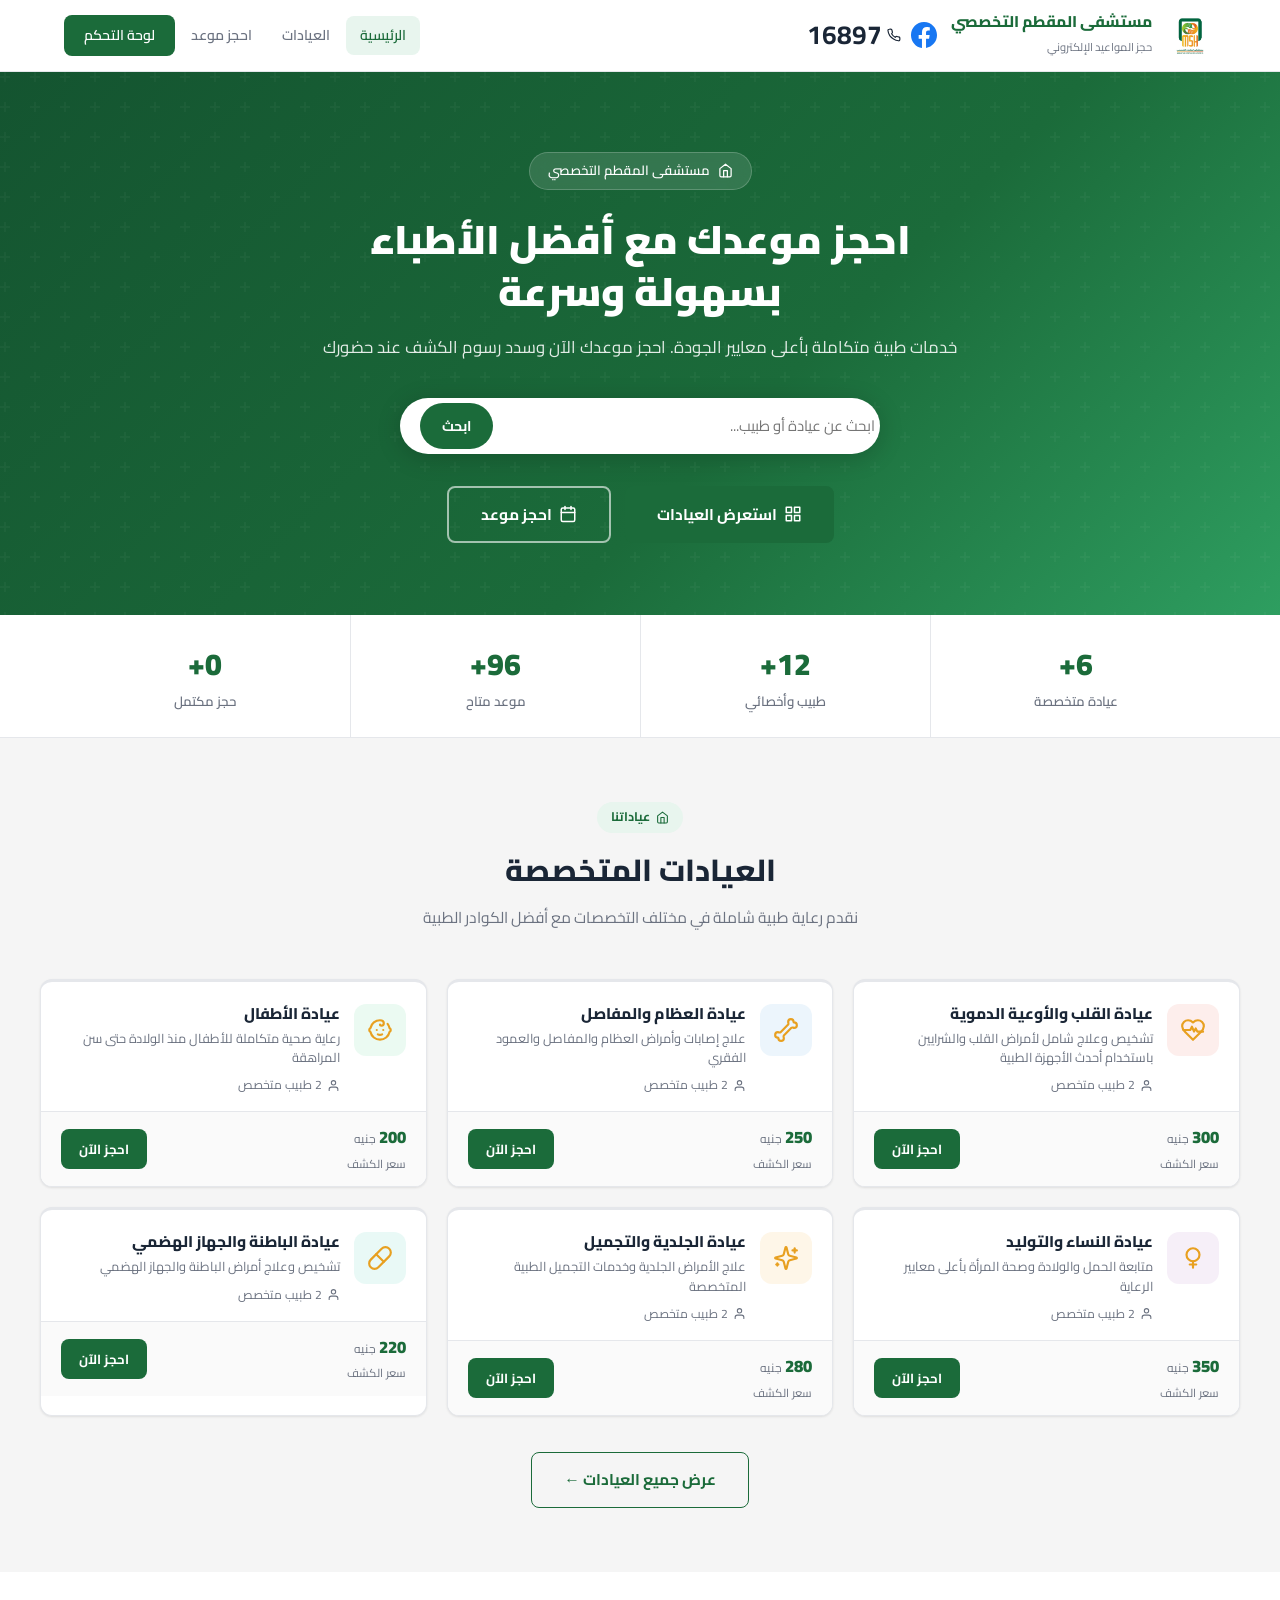
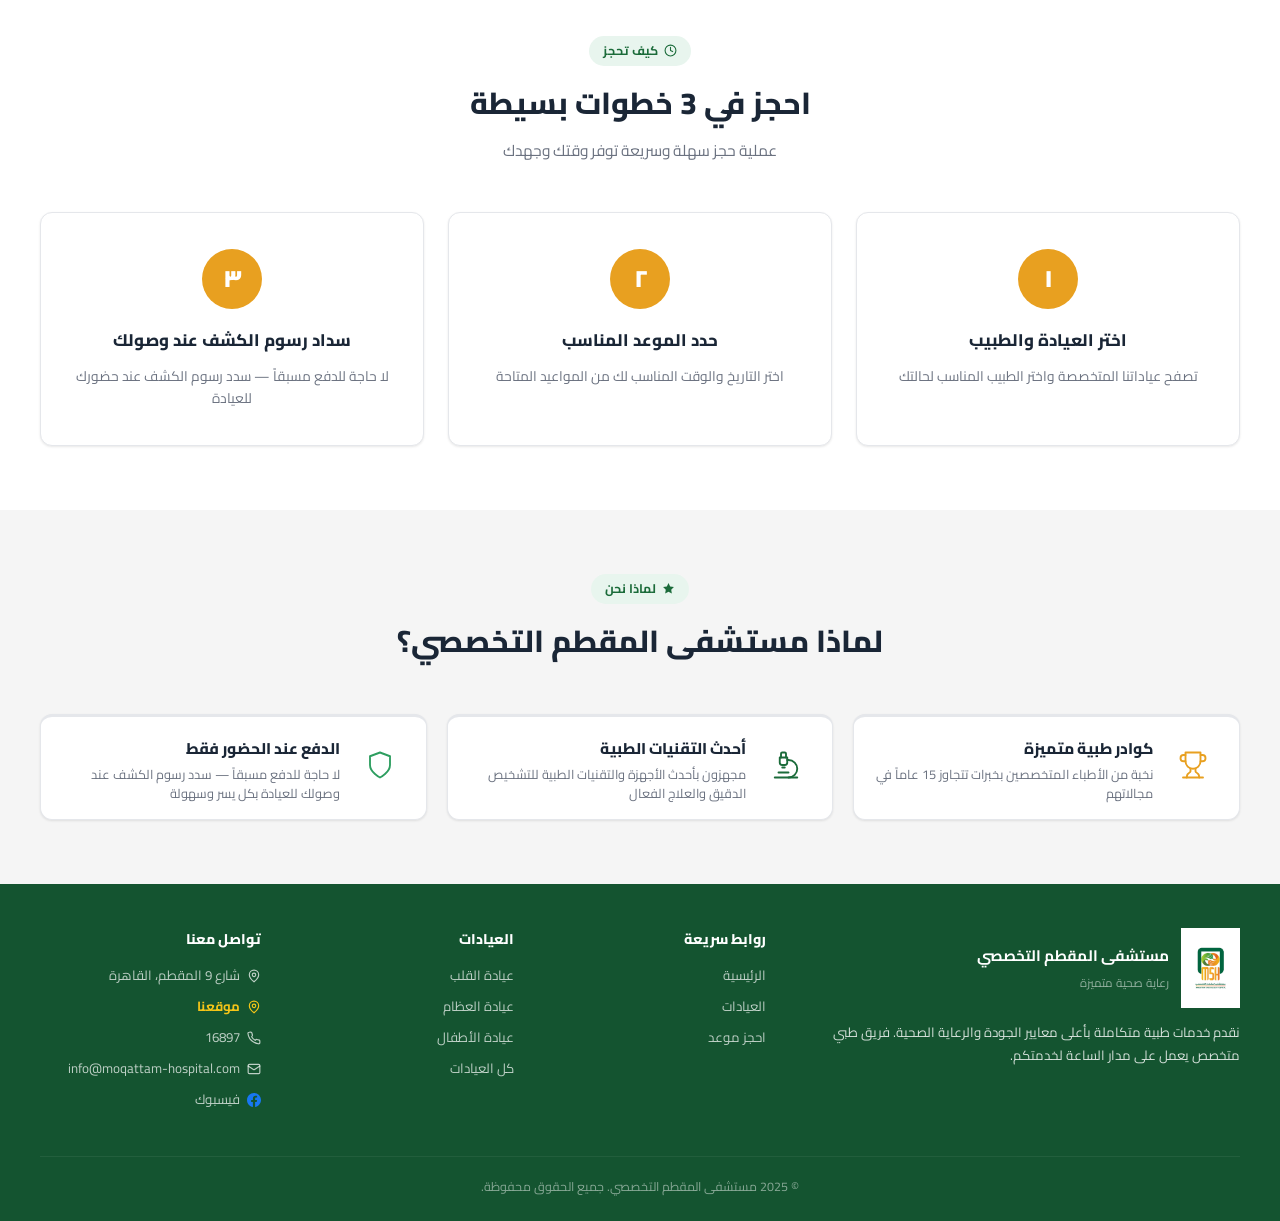
<file: index.html>
<!DOCTYPE html>
<html lang="ar" dir="rtl">
<head>
  <meta charset="UTF-8">
  <meta name="viewport" content="width=device-width, initial-scale=1.0">
  <title>مستشفى المقطم التخصصي - احجز موعدك الآن</title>
  <link rel="stylesheet" href="css/style.css">
</head>
<body>

<!-- NAVBAR -->
<nav class="navbar">
  <div class="nav-inner">
    <div style="display:flex;align-items:center;gap:14px;">
      <a href="index.html" class="nav-brand">
        <img src="images/logo.jpeg" alt="مستشفى المقطم التخصصي" height="70" style="flex-shrink:0;">
        <div class="nav-brand-text">
          <h1>مستشفى المقطم التخصصي</h1>
          <span>حجز المواعيد الإلكتروني</span>
        </div>
      </a>
      <div class="nav-contact">
        <a href="https://www.facebook.com/share/14ade11tEJW/?mibextid=wwXIfr" target="_blank" rel="noopener" aria-label="فيسبوك">
          <svg width="26" height="26" viewBox="0 0 16 16"><path fill="#1877F2" d="M16 8.049c0-4.446-3.582-8.05-8-8.05C3.58 0-.002 3.603-.002 8.05c0 4.017 2.926 7.347 6.75 7.951v-5.625h-2.03V8.05H6.75V6.275c0-2.017 1.195-3.131 3.022-3.131.876 0 1.791.157 1.791.157v1.98h-1.009c-.993 0-1.303.621-1.303 1.258v1.51h2.218l-.354 2.326H9.25V16c3.824-.604 6.75-3.934 6.75-7.951z"/></svg>
        </a>
        <a href="tel:16897">
          <svg width="14" height="14" viewBox="0 0 24 24" fill="none" stroke="currentColor" stroke-width="2" stroke-linecap="round" stroke-linejoin="round"><path d="M22 16.92v3a2 2 0 0 1-2.18 2 19.79 19.79 0 0 1-8.63-3.07A19.5 19.5 0 0 1 4.69 13a19.79 19.79 0 0 1-3.07-8.67A2 2 0 0 1 3.6 2.18L6.5 2a2 2 0 0 1 2 1.72c.127.96.361 1.903.7 2.81a2 2 0 0 1-.45 2.11L7.91 9.91a16 16 0 0 0 6.14 6.14l1.06-1.06a2 2 0 0 1 2.11-.45c.907.339 1.85.573 2.81.7A2 2 0 0 1 22 16.92z"/></svg>
          <span class="phone-text" style="font-size:1.64rem;">16897</span>
        </a>
      </div>
    </div>
    <button class="nav-toggle" onclick="toggleNav()" aria-label="القائمة">
      <svg width="24" height="24" viewBox="0 0 24 24" fill="none" stroke="currentColor" stroke-width="2.5" stroke-linecap="round"><line x1="3" y1="6" x2="21" y2="6"/><line x1="3" y1="12" x2="21" y2="12"/><line x1="3" y1="18" x2="21" y2="18"/></svg>
    </button>
    <div class="nav-links" id="navLinks">
      <a href="index.html" class="active">الرئيسية</a>
      <a href="clinics.html">العيادات</a>
      <a href="booking.html">احجز موعد</a>
      <a href="admin.html" class="nav-btn">لوحة التحكم</a>
    </div>
  </div>
</nav>

<!-- HERO -->
<section class="hero">
  <div class="hero-content">
    <div class="hero-badge">
      <svg width="15" height="15" viewBox="0 0 24 24" fill="none" stroke="currentColor" stroke-width="2" stroke-linecap="round" stroke-linejoin="round"><path d="M3 9l9-7 9 7v11a2 2 0 0 1-2 2H5a2 2 0 0 1-2-2z"/><polyline points="9 22 9 12 15 12 15 22"/></svg>
      مستشفى المقطم التخصصي
    </div>
    <h2>احجز موعدك مع أفضل الأطباء بسهولة وسرعة</h2>
    <p>خدمات طبية متكاملة بأعلى معايير الجودة. احجز موعدك الآن وسدد رسوم الكشف عند حضورك</p>
    <div class="hero-search">
      <input type="text" id="heroSearch" placeholder="ابحث عن عيادة أو طبيب..." oninput="heroSearchHandler()">
      <button onclick="goToSearch()">ابحث</button>
    </div>
    <div class="hero-actions">
      <a href="clinics.html" class="btn btn-primary btn-lg">
        <svg width="18" height="18" viewBox="0 0 24 24" fill="none" stroke="currentColor" stroke-width="2" stroke-linecap="round" stroke-linejoin="round"><rect x="3" y="3" width="7" height="7"/><rect x="14" y="3" width="7" height="7"/><rect x="3" y="14" width="7" height="7"/><rect x="14" y="14" width="7" height="7"/></svg>
        استعرض العيادات
      </a>
      <a href="booking.html" class="btn btn-outline btn-lg">
        <svg width="18" height="18" viewBox="0 0 24 24" fill="none" stroke="currentColor" stroke-width="2" stroke-linecap="round" stroke-linejoin="round"><rect x="3" y="4" width="18" height="18" rx="2"/><line x1="16" y1="2" x2="16" y2="6"/><line x1="8" y1="2" x2="8" y2="6"/><line x1="3" y1="10" x2="21" y2="10"/></svg>
        احجز موعد
      </a>
    </div>
  </div>
</section>

<!-- STATS -->
<section class="stats-bar">
  <div class="stats-inner" id="statsBar"></div>
</section>

<!-- FEATURED CLINICS -->
<section class="section" style="background: var(--bg);">
  <div class="section-inner">
    <div class="section-header">
      <div class="section-tag">
        <svg width="13" height="13" viewBox="0 0 24 24" fill="none" stroke="currentColor" stroke-width="2" stroke-linecap="round" stroke-linejoin="round"><path d="M3 9l9-7 9 7v11a2 2 0 0 1-2 2H5a2 2 0 0 1-2-2z"/><polyline points="9 22 9 12 15 12 15 22"/></svg>
        عياداتنا
      </div>
      <h2>العيادات المتخصصة</h2>
      <p>نقدم رعاية طبية شاملة في مختلف التخصصات مع أفضل الكوادر الطبية</p>
    </div>
    <div class="clinics-grid" id="featuredClinics"></div>
    <div style="text-align:center; margin-top:36px;">
      <a href="clinics.html" class="btn btn-outline-primary btn-lg">عرض جميع العيادات ←</a>
    </div>
  </div>
</section>

<!-- HOW IT WORKS -->
<section class="section" style="background: white;">
  <div class="section-inner">
    <div class="section-header">
      <div class="section-tag">
        <svg width="13" height="13" viewBox="0 0 24 24" fill="none" stroke="currentColor" stroke-width="2" stroke-linecap="round" stroke-linejoin="round"><circle cx="12" cy="12" r="10"/><polyline points="12 6 12 12 16 14"/></svg>
        كيف تحجز
      </div>
      <h2>احجز في 3 خطوات بسيطة</h2>
      <p>عملية حجز سهلة وسريعة توفر وقتك وجهدك</p>
    </div>
    <div class="steps-grid">
      <div class="step-card">
        <div class="step-num">١</div>
        <h3>اختر العيادة والطبيب</h3>
        <p>تصفح عياداتنا المتخصصة واختر الطبيب المناسب لحالتك</p>
      </div>
      <div class="step-card">
        <div class="step-num">٢</div>
        <h3>حدد الموعد المناسب</h3>
        <p>اختر التاريخ والوقت المناسب لك من المواعيد المتاحة</p>
      </div>
      <div class="step-card">
        <div class="step-num">٣</div>
        <h3>سداد رسوم الكشف عند وصولك</h3>
        <p>لا حاجة للدفع مسبقاً — سدد رسوم الكشف عند حضورك للعيادة</p>
      </div>
    </div>
  </div>
</section>

<!-- WHY US -->
<section class="section" style="background: var(--bg);">
  <div class="section-inner">
    <div class="section-header">
      <div class="section-tag">
        <svg width="13" height="13" viewBox="0 0 24 24" fill="currentColor" stroke="none"><polygon points="12 2 15.09 8.26 22 9.27 17 14.14 18.18 21.02 12 17.77 5.82 21.02 7 14.14 2 9.27 8.91 8.26 12 2"/></svg>
        لماذا نحن
      </div>
      <h2>لماذا مستشفى المقطم التخصصي؟</h2>
    </div>
    <div class="clinics-grid" id="whyCards"></div>
  </div>
</section>

<!-- FOOTER -->
<footer>
  <div class="footer-inner">
    <div class="footer-grid">
      <div class="footer-brand">
        <div class="logo">
          <img src="images/logo.jpeg" alt="مستشفى المقطم التخصصي" height="80">
          <div>
            <strong style="color:white;font-size:0.95rem;">مستشفى المقطم التخصصي</strong><br>
            <span style="font-size:0.73rem;opacity:0.65;">رعاية صحية متميزة</span>
          </div>
        </div>
        <p>نقدم خدمات طبية متكاملة بأعلى معايير الجودة والرعاية الصحية. فريق طبي متخصص يعمل على مدار الساعة لخدمتكم.</p>
      </div>
      <div class="footer-col">
        <h4>روابط سريعة</h4>
        <a href="index.html">الرئيسية</a>
        <a href="clinics.html">العيادات</a>
        <a href="booking.html">احجز موعد</a>
      </div>
      <div class="footer-col">
        <h4>العيادات</h4>
        <a href="clinics.html">عيادة القلب</a>
        <a href="clinics.html">عيادة العظام</a>
        <a href="clinics.html">عيادة الأطفال</a>
        <a href="clinics.html">كل العيادات</a>
      </div>
      <div class="footer-col">
        <h4>تواصل معنا</h4>
        <a href="#">
          <svg width="14" height="14" viewBox="0 0 24 24" fill="none" stroke="currentColor" stroke-width="2" stroke-linecap="round" stroke-linejoin="round"><path d="M20 10c0 6-8 12-8 12s-8-6-8-12a8 8 0 0 1 16 0Z"/><circle cx="12" cy="10" r="3"/></svg>
          شارع 9 المقطم، القاهرة
        </a>
        <a href="https://maps.app.goo.gl/Xe9ebuFL1Robqcb56?g_st=ic" target="_blank" rel="noopener" style="color:#f5c518;font-weight:700;">
          <svg width="14" height="14" viewBox="0 0 24 24" fill="none" stroke="#f5c518" stroke-width="2" stroke-linecap="round" stroke-linejoin="round"><path d="M20 10c0 6-8 12-8 12s-8-6-8-12a8 8 0 0 1 16 0Z"/><circle cx="12" cy="10" r="3"/></svg>
          موقعنا
        </a>
        <a href="#">
          <svg width="14" height="14" viewBox="0 0 24 24" fill="none" stroke="currentColor" stroke-width="2" stroke-linecap="round" stroke-linejoin="round"><path d="M22 16.92v3a2 2 0 0 1-2.18 2 19.79 19.79 0 0 1-8.63-3.07A19.5 19.5 0 0 1 4.69 13a19.79 19.79 0 0 1-3.07-8.67A2 2 0 0 1 3.6 2.18L6.5 2a2 2 0 0 1 2 1.72c.127.96.361 1.903.7 2.81a2 2 0 0 1-.45 2.11L7.91 9.91a16 16 0 0 0 6.14 6.14l1.06-1.06a2 2 0 0 1 2.11-.45c.907.339 1.85.573 2.81.7A2 2 0 0 1 22 16.92z"/></svg>
          16897
        </a>
        <a href="#">
          <svg width="14" height="14" viewBox="0 0 24 24" fill="none" stroke="currentColor" stroke-width="2" stroke-linecap="round" stroke-linejoin="round"><rect width="20" height="16" x="2" y="4" rx="2"/><path d="m22 7-8.97 5.7a1.94 1.94 0 0 1-2.06 0L2 7"/></svg>
          info@moqattam-hospital.com
        </a>
        <a href="https://www.facebook.com/share/14ade11tEJW/?mibextid=wwXIfr" target="_blank" rel="noopener">
          <svg width="14" height="14" viewBox="0 0 16 16"><path fill="#1877F2" d="M16 8.049c0-4.446-3.582-8.05-8-8.05C3.58 0-.002 3.603-.002 8.05c0 4.017 2.926 7.347 6.75 7.951v-5.625h-2.03V8.05H6.75V6.275c0-2.017 1.195-3.131 3.022-3.131.876 0 1.791.157 1.791.157v1.98h-1.009c-.993 0-1.303.621-1.303 1.258v1.51h2.218l-.354 2.326H9.25V16c3.824-.604 6.75-3.934 6.75-7.951z"/></svg>
          فيسبوك
        </a>
      </div>
    </div>
    <div class="footer-bottom">
      <p>© 2025 مستشفى المقطم التخصصي. جميع الحقوق محفوظة.</p>
    </div>
  </div>
</footer>

<script src="js/app.js"></script>
<script>
  const IC_CROSS = `<svg width="26" height="26" viewBox="0 0 24 24" fill="none" stroke="currentColor" stroke-width="2" stroke-linecap="round"><path d="M12 5v14M5 12h14"/></svg>`;
  const IC_USER  = `<svg width="13" height="13" viewBox="0 0 24 24" fill="none" stroke="currentColor" stroke-width="2" stroke-linecap="round" stroke-linejoin="round"><path d="M20 21v-2a4 4 0 0 0-4-4H8a4 4 0 0 0-4 4v2"/><circle cx="12" cy="7" r="4"/></svg>`;
  const CLINIC_ICONS = {
    c1: `<svg width="26" height="26" viewBox="0 0 24 24" fill="none" stroke="currentColor" stroke-width="2" stroke-linecap="round" stroke-linejoin="round"><path d="M19 14c1.49-1.46 3-3.21 3-5.5A5.5 5.5 0 0 0 16.5 3c-1.76 0-3 .5-4.5 2-1.5-1.5-2.74-2-4.5-2A5.5 5.5 0 0 0 2 8.5c0 2.3 1.5 4.05 3 5.5l7 7Z"/><path d="M3.22 12H9.5l1.5-3 2 4.5 1.5-3 1.5 3h5.27"/></svg>`,
    c2: `<svg width="26" height="26" viewBox="0 0 24 24" fill="none" stroke="currentColor" stroke-width="2" stroke-linecap="round" stroke-linejoin="round"><path d="M17 10c.7-.7 1.69 0 2.5 0a2.5 2.5 0 1 0 0-5 .5.5 0 0 1-.5-.5 2.5 2.5 0 1 0-5 0c0 .81.7 1.8 0 2.5l-7 7c-.7.7-1.69 0-2.5 0a2.5 2.5 0 0 0 0 5c.28 0 .5.22.5.5a2.5 2.5 0 1 0 5 0c0-.81-.7-1.8 0-2.5Z"/></svg>`,
    c3: `<svg width="26" height="26" viewBox="0 0 24 24" fill="none" stroke="currentColor" stroke-width="2" stroke-linecap="round" stroke-linejoin="round"><path d="M9 12h.01"/><path d="M15 12h.01"/><path d="M10 16c.5.3 1.2.5 2 .5s1.5-.2 2-.5"/><path d="M19 6.3a9 9 0 0 1 1.8 3.9 2 2 0 0 1 0 3.6 9 9 0 0 1-17.6 0 2 2 0 0 1 0-3.6A9 9 0 0 1 12 3c2 0 3.5 1.1 3.5 2.5s-.9 2.5-2 2.5c-.8 0-1.5-.4-1.5-1"/></svg>`,
    c4: `<svg width="26" height="26" viewBox="0 0 24 24" fill="none" stroke="currentColor" stroke-width="2" stroke-linecap="round" stroke-linejoin="round"><circle cx="12" cy="9" r="6"/><path d="M12 15v6"/><path d="M9 18h6"/></svg>`,
    c5: `<svg width="26" height="26" viewBox="0 0 24 24" fill="none" stroke="currentColor" stroke-width="2" stroke-linecap="round" stroke-linejoin="round"><path d="M9.937 15.5A2 2 0 0 0 8.5 14.063l-6.135-1.582a.5.5 0 0 1 0-.962L8.5 9.937A2 2 0 0 0 9.937 8.5l1.582-6.135a.5.5 0 0 1 .963 0L14.063 8.5A2 2 0 0 0 15.5 9.937l6.135 1.582a.5.5 0 0 1 0 .962L15.5 14.063a2 2 0 0 0-1.437 1.437l-1.582 6.135a.5.5 0 0 1-.963 0z"/><path d="M20 3v4"/><path d="M22 5h-4"/><path d="M4 17v2"/><path d="M5 18H3"/></svg>`,
    c6: `<svg width="26" height="26" viewBox="0 0 24 24" fill="none" stroke="currentColor" stroke-width="2" stroke-linecap="round" stroke-linejoin="round"><path d="m10.5 20.5 10-10a4.95 4.95 0 1 0-7-7l-10 10a4.95 4.95 0 1 0 7 7Z"/><path d="m8.5 8.5 7 7"/></svg>`
  };
  const IC_TROPHY = `<svg width="30" height="30" viewBox="0 0 24 24" fill="none" stroke="currentColor" stroke-width="1.5" stroke-linecap="round" stroke-linejoin="round"><path d="M6 9H4.5a2.5 2.5 0 0 1 0-5H6"/><path d="M18 9h1.5a2.5 2.5 0 0 0 0-5H18"/><path d="M4 22h16"/><path d="M10 14.66V17c0 .55-.47.98-.97 1.21C7.85 18.75 7 20.24 7 22"/><path d="M14 14.66V17c0 .55.47.98.97 1.21C16.15 18.75 17 20.24 17 22"/><path d="M18 2H6v7a6 6 0 0 0 12 0V2Z"/></svg>`;
  const IC_SCOPE  = `<svg width="30" height="30" viewBox="0 0 24 24" fill="none" stroke="currentColor" stroke-width="1.5" stroke-linecap="round" stroke-linejoin="round"><path d="M6 18h8"/><path d="M3 22h18"/><path d="M14 22a7 7 0 1 0 0-14h-1"/><path d="M9 14h2"/><path d="M9 12a2 2 0 0 1-2-2V6h6v4a2 2 0 0 1-2 2Z"/><path d="M12 6V3a1 1 0 0 0-1-1H9a1 1 0 0 0-1 1v3"/></svg>`;
  const IC_SHIELD = `<svg width="30" height="30" viewBox="0 0 24 24" fill="none" stroke="currentColor" stroke-width="1.5" stroke-linecap="round" stroke-linejoin="round"><path d="M12 22s8-4 8-10V5l-8-3-8 3v7c0 6 8 10 8 10z"/></svg>`;

  function toggleNav() {
    document.getElementById('navLinks').classList.toggle('open');
  }

  function heroSearchHandler() {
    sessionStorage.setItem('clinicSearch', document.getElementById('heroSearch').value);
  }

  function goToSearch() {
    sessionStorage.setItem('clinicSearch', document.getElementById('heroSearch').value);
    window.location.href = 'clinics.html';
  }

  function renderStats() {
    const clinics  = getClinics().filter(c => c.active);
    const doctors  = getDoctors().filter(d => d.active);
    const slots    = getSlots().filter(s => s.active);
    const bookings = getBookings();
    const stats = [
      { num: clinics.length  + '+', label: 'عيادة متخصصة' },
      { num: doctors.length  + '+', label: 'طبيب وأخصائي' },
      { num: slots.length    + '+', label: 'موعد متاح' },
      { num: bookings.length + '+', label: 'حجز مكتمل' }
    ];
    document.getElementById('statsBar').innerHTML = stats.map(s => `
      <div class="stat-item">
        <div class="stat-num">${s.num}</div>
        <div class="stat-label">${s.label}</div>
      </div>
    `).join('');
  }

  function renderFeaturedClinics() {
    const clinics = getClinics().filter(c => c.active).slice(0, 6);
    document.getElementById('featuredClinics').innerHTML = clinics.map(c => {
      const doctors = getDoctorsByClinic(c.id);
      return `
        <div class="clinic-card" onclick="window.location.href='booking.html?clinicId=${c.id}'">
          <div class="clinic-card-top">
            <div class="clinic-icon" style="background:${c.color}18;color:#E8A020;">${CLINIC_ICONS[c.id] || IC_CROSS}</div>
            <div class="clinic-card-info">
              <h3>${c.name}</h3>
              <p>${c.description}</p>
              <div class="clinic-doctors-count" style="margin-top:8px;">${IC_USER} ${doctors.length} طبيب متخصص</div>
            </div>
          </div>
          <div class="clinic-card-bottom">
            <div class="clinic-price">
              <strong>${c.price}</strong>
              <span> جنيه</span><br>
              <span style="font-size:0.72rem;color:var(--text-muted);">سعر الكشف</span>
            </div>
            <button class="btn-book" onclick="event.stopPropagation();window.location.href='booking.html?clinicId=${c.id}'">احجز الآن</button>
          </div>
        </div>
      `;
    }).join('');
  }

  function renderWhyCards() {
    const cards = [
      { icon: IC_TROPHY, color: 'var(--accent)',   title: 'كوادر طبية متميزة',      text: 'نخبة من الأطباء المتخصصين بخبرات تتجاوز 15 عاماً في مجالاتهم' },
      { icon: IC_SCOPE,  color: 'var(--primary)',  title: 'أحدث التقنيات الطبية',   text: 'مجهزون بأحدث الأجهزة والتقنيات الطبية للتشخيص الدقيق والعلاج الفعال' },
      { icon: IC_SHIELD, color: 'var(--secondary)', title: 'الدفع عند الحضور فقط', text: 'لا حاجة للدفع مسبقاً — سدد رسوم الكشف عند وصولك للعيادة بكل يسر وسهولة' },
    ];
    document.getElementById('whyCards').innerHTML = cards.map(c => `
      <div class="clinic-card" style="cursor:default;">
        <div class="clinic-card-top">
          <div class="clinic-icon" style="background:${c.color}18;color:${c.color};">${c.icon}</div>
          <div class="clinic-card-info">
            <h3>${c.title}</h3>
            <p style="margin-top:4px;">${c.text}</p>
          </div>
        </div>
      </div>
    `).join('');
  }

  renderStats();
  renderFeaturedClinics();
  renderWhyCards();
</script>
</body>
</html>
</file>
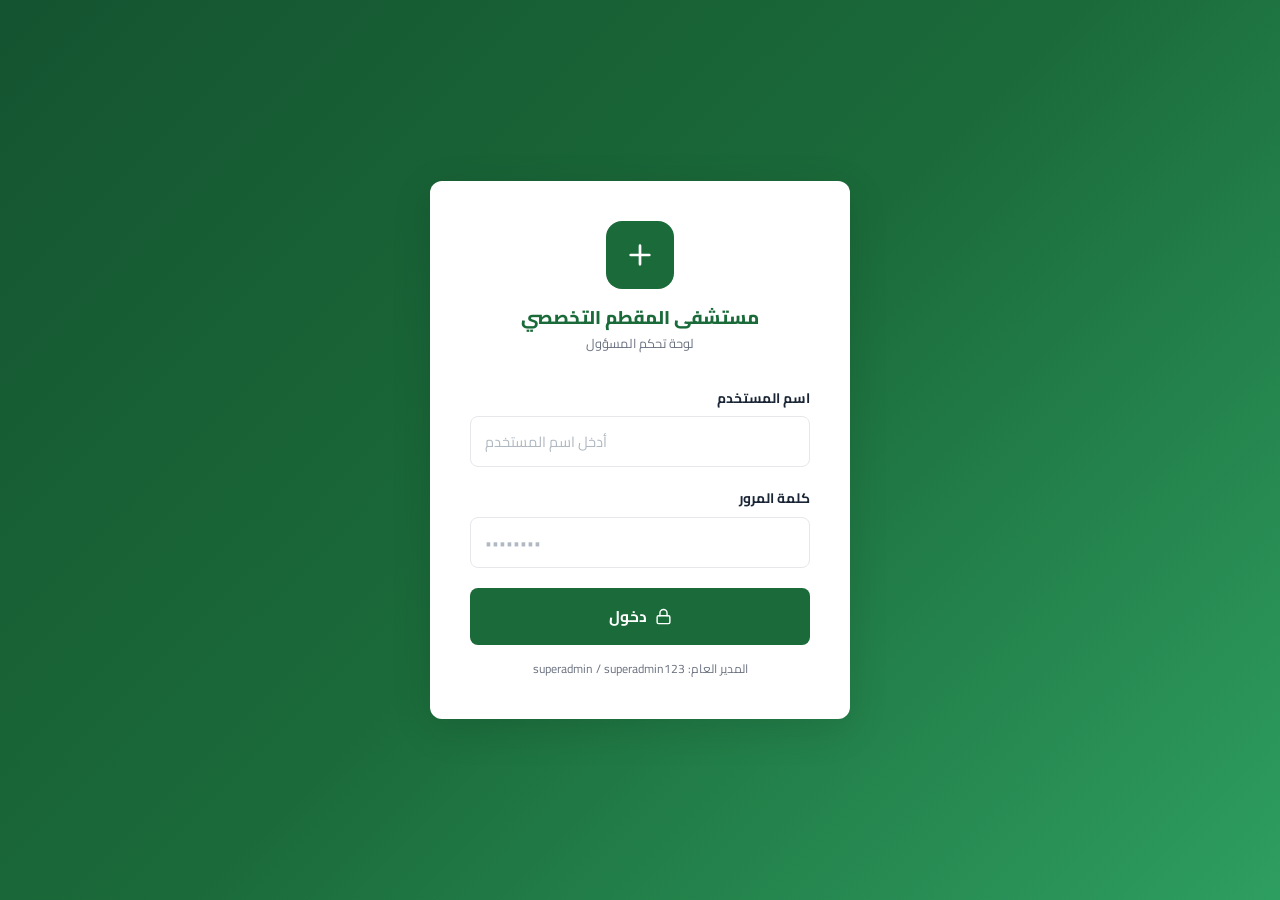
<file: admin.html>
<!DOCTYPE html>
<html lang="ar" dir="rtl">
<head>
  <meta charset="UTF-8">
  <meta name="viewport" content="width=device-width, initial-scale=1.0">
  <title>لوحة التحكم - مستشفى المقطم التخصصي</title>
  <link rel="stylesheet" href="css/style.css">
  <style>
    .admin-page { display: none; }
    .login-page { display: flex; }
    .section-panel { display: none; }
    .section-panel.active { display: block; }
    .action-bar { display: flex; justify-content: space-between; align-items: center; margin-bottom: 20px; gap: 12px; flex-wrap: wrap; }
    .color-picker-wrap { display: flex; gap: 8px; flex-wrap: wrap; }
    .color-dot { width: 28px; height: 28px; border-radius: 50%; cursor: pointer; border: 3px solid transparent; transition: transform 0.2s; }
    .color-dot.selected { border-color: var(--text); transform: scale(1.15); }
    .status-select { padding: 6px 10px; border-radius: var(--radius-sm); border: 1px solid var(--border); font-family: 'Cairo',sans-serif; font-size: 0.82rem; background: white; }
    .sidebar-mobile-toggle { display: none; background: var(--primary); color: white; border: none; padding: 10px 16px; border-radius: var(--radius-sm); font-family: 'Cairo',sans-serif; font-weight: 700; cursor: pointer; }
    @media (max-width: 768px) { .admin-sidebar { display: none; } .admin-sidebar.open { display: flex; } .sidebar-mobile-toggle { display: block; } }
    .booking-filters { display: flex; gap: 8px; margin-bottom: 16px; flex-wrap: wrap; }
    .filter-chip { padding: 6px 16px; border-radius: 50px; border: 1.5px solid var(--border); font-size: 0.82rem; font-weight: 700; cursor: pointer; font-family: 'Cairo',sans-serif; background: white; color: var(--text-muted); transition: all 0.2s; }
    .filter-chip.active { background: var(--primary); color: white; border-color: var(--primary); }
    th { white-space: nowrap; }
    /* Multi-user & log styles */
    .role-badge { display:inline-flex;align-items:center;padding:3px 12px;border-radius:50px;font-size:0.75rem;font-weight:800; }
    .role-superadmin { background:#fce4ec;color:#c62828; }
    .role-admin { background:#e3f2fd;color:#1565c0; }
    .superadmin-only { display:none; }
    .sidebar-sep { height:1px;background:rgba(255,255,255,0.12);margin:6px 0; }
    .topbar-user-info { display:flex;align-items:center;gap:8px; }
    .log-action-badge { display:inline-block;padding:2px 10px;border-radius:50px;font-size:0.73rem;font-weight:700;background:var(--primary-light);color:var(--primary);white-space:nowrap; }
    .form-hint { font-size:0.78rem;color:var(--text-muted);margin-top:4px; }
  </style>
</head>
<body>

<!-- ===================== LOGIN ===================== -->
<div class="login-page admin-login-page" id="loginPage">
  <div class="admin-login-card">
    <div class="admin-login-logo">
      <div class="logo-icon">
        <svg width="32" height="32" viewBox="0 0 24 24" fill="none" stroke="white" stroke-width="2" stroke-linecap="round" stroke-linejoin="round"><path d="M12 5v14M5 12h14"/></svg>
      </div>
      <h2>مستشفى المقطم التخصصي</h2>
      <p>لوحة تحكم المسؤول</p>
    </div>
    <div id="loginError" class="alert alert-danger" style="display:none;">
      <svg width="16" height="16" viewBox="0 0 24 24" fill="none" stroke="currentColor" stroke-width="2" stroke-linecap="round" stroke-linejoin="round"><circle cx="12" cy="12" r="10"/><line x1="15" y1="9" x2="9" y2="15"/><line x1="9" y1="9" x2="15" y2="15"/></svg>
      بيانات الدخول غير صحيحة أو الحساب معطل
    </div>
    <div class="form-group">
      <label class="form-label">اسم المستخدم</label>
      <input type="text" class="form-control" id="loginUser" placeholder="أدخل اسم المستخدم" dir="ltr">
    </div>
    <div class="form-group">
      <label class="form-label">كلمة المرور</label>
      <input type="password" class="form-control" id="loginPass" placeholder="••••••••" dir="ltr" onkeydown="if(event.key==='Enter')doLogin()">
    </div>
    <button class="btn btn-primary btn-block btn-lg" onclick="doLogin()" style="margin-top:8px;display:flex;align-items:center;justify-content:center;gap:8px;">
      <svg width="17" height="17" viewBox="0 0 24 24" fill="none" stroke="currentColor" stroke-width="2" stroke-linecap="round" stroke-linejoin="round"><rect x="3" y="11" width="18" height="11" rx="2" ry="2"/><path d="M7 11V7a5 5 0 0 1 10 0v4"/></svg>
      دخول
    </button>
    <p style="text-align:center;font-size:0.76rem;color:var(--text-muted);margin-top:14px;">المدير العام: superadmin / superadmin123</p>
  </div>
</div>

<!-- ===================== ADMIN PANEL ===================== -->
<div class="admin-page" id="adminPage">
  <div class="admin-layout">

    <!-- SIDEBAR -->
    <aside class="admin-sidebar" id="adminSidebar">
      <div class="sidebar-brand">
        <div class="brand-icon">
          <svg width="20" height="20" viewBox="0 0 24 24" fill="none" stroke="white" stroke-width="2.5" stroke-linecap="round"><path d="M12 5v14M5 12h14"/></svg>
        </div>
        <div class="sidebar-brand-text"><h3>مستشفى المقطم</h3><span>لوحة التحكم</span></div>
      </div>
      <nav class="sidebar-nav" id="sidebarNav">
        <a href="#" onclick="return showSection('dashboard')"  id="nav-dashboard" class="active">
          <span class="nav-icon"><svg width="16" height="16" viewBox="0 0 24 24" fill="none" stroke="currentColor" stroke-width="2" stroke-linecap="round" stroke-linejoin="round"><line x1="18" y1="20" x2="18" y2="10"/><line x1="12" y1="20" x2="12" y2="4"/><line x1="6" y1="20" x2="6" y2="14"/></svg></span>
          لوحة التحكم
        </a>
        <a href="#" onclick="return showSection('clinics')"    id="nav-clinics">
          <span class="nav-icon"><svg width="16" height="16" viewBox="0 0 24 24" fill="none" stroke="currentColor" stroke-width="2" stroke-linecap="round" stroke-linejoin="round"><path d="M3 9l9-7 9 7v11a2 2 0 0 1-2 2H5a2 2 0 0 1-2-2z"/><polyline points="9 22 9 12 15 12 15 22"/></svg></span>
          إدارة العيادات
        </a>
        <a href="#" onclick="return showSection('doctors')"    id="nav-doctors">
          <span class="nav-icon"><svg width="16" height="16" viewBox="0 0 24 24" fill="none" stroke="currentColor" stroke-width="2" stroke-linecap="round" stroke-linejoin="round"><path d="M20 21v-2a4 4 0 0 0-4-4H8a4 4 0 0 0-4 4v2"/><circle cx="12" cy="7" r="4"/></svg></span>
          إدارة الأطباء
        </a>
        <a href="#" onclick="return showSection('slots')"      id="nav-slots">
          <span class="nav-icon"><svg width="16" height="16" viewBox="0 0 24 24" fill="none" stroke="currentColor" stroke-width="2" stroke-linecap="round" stroke-linejoin="round"><rect x="3" y="4" width="18" height="18" rx="2"/><line x1="16" y1="2" x2="16" y2="6"/><line x1="8" y1="2" x2="8" y2="6"/><line x1="3" y1="10" x2="21" y2="10"/></svg></span>
          إدارة المواعيد
        </a>
        <a href="#" onclick="return showSection('bookings')"   id="nav-bookings">
          <span class="nav-icon"><svg width="16" height="16" viewBox="0 0 24 24" fill="none" stroke="currentColor" stroke-width="2" stroke-linecap="round" stroke-linejoin="round"><path d="M16 4h2a2 2 0 0 1 2 2v14a2 2 0 0 1-2 2H6a2 2 0 0 1-2-2V6a2 2 0 0 1 2-2h2"/><rect x="8" y="2" width="8" height="4" rx="1" ry="1"/></svg></span>
          الحجوزات
        </a>
        <div class="sidebar-sep"></div>
        <a href="#" onclick="return showSection('insurance')"  id="nav-insurance">
          <span class="nav-icon"><svg width="16" height="16" viewBox="0 0 24 24" fill="none" stroke="currentColor" stroke-width="2" stroke-linecap="round" stroke-linejoin="round"><rect x="4" y="2" width="16" height="20" rx="2"/><path d="M9 22v-4h6v4"/><path d="M8 6h.01M12 6h.01M16 6h.01M8 10h.01M12 10h.01M16 10h.01M8 14h.01M12 14h.01M16 14h.01"/></svg></span>
          شركات التأمين
        </a>
        <a href="#" onclick="return showSection('syndicates')" id="nav-syndicates">
          <span class="nav-icon"><svg width="16" height="16" viewBox="0 0 24 24" fill="none" stroke="currentColor" stroke-width="2" stroke-linecap="round" stroke-linejoin="round"><path d="M12 22s8-4 8-10V5l-8-3-8 3v7c0 6 8 10 8 10z"/></svg></span>
          النقابات
        </a>
        <div class="sidebar-sep superadmin-only"></div>
        <a href="#" onclick="return showSection('admins')"     id="nav-admins" class="superadmin-only">
          <span class="nav-icon"><svg width="16" height="16" viewBox="0 0 24 24" fill="none" stroke="currentColor" stroke-width="2" stroke-linecap="round" stroke-linejoin="round"><path d="M17 21v-2a4 4 0 0 0-4-4H5a4 4 0 0 0-4 4v2"/><circle cx="9" cy="7" r="4"/><path d="M23 21v-2a4 4 0 0 0-3-3.87M16 3.13a4 4 0 0 1 0 7.75"/></svg></span>
          المستخدمون
        </a>
        <a href="#" onclick="return showSection('logs')"       id="nav-logs" class="superadmin-only">
          <span class="nav-icon"><svg width="16" height="16" viewBox="0 0 24 24" fill="none" stroke="currentColor" stroke-width="2" stroke-linecap="round" stroke-linejoin="round"><path d="M14 2H6a2 2 0 0 0-2 2v16a2 2 0 0 0 2 2h12a2 2 0 0 0 2-2V8z"/><polyline points="14 2 14 8 20 8"/><line x1="16" y1="13" x2="8" y2="13"/><line x1="16" y1="17" x2="8" y2="17"/></svg></span>
          سجل النشاط
        </a>
      </nav>
      <div class="sidebar-footer">
        <button class="btn btn-danger btn-sm btn-block" onclick="doLogout()" style="display:flex;align-items:center;justify-content:center;gap:7px;">
          <svg width="14" height="14" viewBox="0 0 24 24" fill="none" stroke="currentColor" stroke-width="2" stroke-linecap="round" stroke-linejoin="round"><path d="M9 21H5a2 2 0 0 1-2-2V5a2 2 0 0 1 2-2h4"/><polyline points="16 17 21 12 16 7"/><line x1="21" y1="12" x2="9" y2="12"/></svg>
          تسجيل الخروج
        </button>
        <a href="index.html" style="display:block;text-align:center;font-size:0.78rem;color:rgba(255,255,255,0.6);margin-top:10px;">← العودة للموقع</a>
      </div>
    </aside>

    <!-- MAIN -->
    <main class="admin-main">
      <div class="admin-topbar">
        <div style="display:flex;align-items:center;gap:12px;">
          <button class="sidebar-mobile-toggle" onclick="document.getElementById('adminSidebar').classList.toggle('open')" style="display:flex;align-items:center;gap:6px;">
            <svg width="18" height="18" viewBox="0 0 24 24" fill="none" stroke="currentColor" stroke-width="2" stroke-linecap="round" stroke-linejoin="round"><line x1="3" y1="12" x2="21" y2="12"/><line x1="3" y1="6" x2="21" y2="6"/><line x1="3" y1="18" x2="21" y2="18"/></svg>
            القائمة
          </button>
          <h2 id="pageTitle">لوحة التحكم</h2>
        </div>
        <div class="topbar-user-info">
          <span id="topbarName" style="font-size:0.85rem;font-weight:700;color:var(--text-muted);"></span>
          <span id="topbarRole" class="role-badge"></span>
          <a href="index.html" class="btn btn-outline-primary btn-sm">← الموقع</a>
        </div>
      </div>

      <div class="admin-content">

        <!-- ===== DASHBOARD ===== -->
        <div class="section-panel active" id="panel-dashboard">
          <div class="stat-cards" id="dashStats"></div>
          <div style="display:grid;grid-template-columns:1fr 1fr;gap:24px;" id="dashGrids">
            <div class="card">
              <div class="card-header"><h3><svg width="16" height="16" viewBox="0 0 24 24" fill="none" stroke="currentColor" stroke-width="2" stroke-linecap="round" stroke-linejoin="round"><path d="M16 4h2a2 2 0 0 1 2 2v14a2 2 0 0 1-2 2H6a2 2 0 0 1-2-2V6a2 2 0 0 1 2-2h2"/><rect x="8" y="2" width="8" height="4" rx="1" ry="1"/></svg> آخر الحجوزات</h3></div>
              <div class="card-body" id="recentBookings" style="padding:0;"></div>
            </div>
            <div class="card">
              <div class="card-header"><h3><svg width="16" height="16" viewBox="0 0 24 24" fill="none" stroke="currentColor" stroke-width="2" stroke-linecap="round" stroke-linejoin="round"><line x1="18" y1="20" x2="18" y2="10"/><line x1="12" y1="20" x2="12" y2="4"/><line x1="6" y1="20" x2="6" y2="14"/></svg> توزيع حالات الحجز</h3></div>
              <div class="card-body" id="bookingStatusStats" style="padding:16px;"></div>
            </div>
          </div>
        </div>

        <!-- ===== CLINICS ===== -->
        <div class="section-panel" id="panel-clinics">
          <div class="action-bar">
            <input type="text" placeholder="ابحث عن عيادة..." oninput="renderClinicsTable(this.value)" style="padding:9px 14px;border:1.5px solid var(--border);border-radius:var(--radius-sm);font-family:'Cairo',sans-serif;font-size:0.88rem;outline:none;flex:1;max-width:320px;">
            <button class="btn btn-primary" onclick="openClinicModal()">+ إضافة عيادة</button>
          </div>
          <div class="card">
            <div class="table-wrap">
              <table>
                <thead><tr><th>العيادة</th><th>السعر</th><th>الأطباء</th><th>الحالة</th><th>إجراءات</th></tr></thead>
                <tbody id="clinicsBody"></tbody>
              </table>
            </div>
          </div>
        </div>

        <!-- ===== DOCTORS ===== -->
        <div class="section-panel" id="panel-doctors">
          <div class="action-bar">
            <div style="display:flex;gap:12px;flex-wrap:wrap;flex:1;">
              <input type="text" placeholder="ابحث عن طبيب..." oninput="renderDoctorsTable(this.value)" style="padding:9px 14px;border:1.5px solid var(--border);border-radius:var(--radius-sm);font-family:'Cairo',sans-serif;font-size:0.88rem;outline:none;">
              <select id="doctorClinicFilter" onchange="renderDoctorsTable()" style="padding:9px 14px;border:1.5px solid var(--border);border-radius:var(--radius-sm);font-family:'Cairo',sans-serif;font-size:0.88rem;outline:none;"><option value="">كل العيادات</option></select>
            </div>
            <button class="btn btn-primary" onclick="openDoctorModal()">+ إضافة طبيب</button>
          </div>
          <div class="card">
            <div class="table-wrap">
              <table>
                <thead><tr><th>الطبيب</th><th>التخصص</th><th>العيادة</th><th>الخبرة</th><th>الحالة</th><th>إجراءات</th></tr></thead>
                <tbody id="doctorsBody"></tbody>
              </table>
            </div>
          </div>
        </div>

        <!-- ===== SLOTS ===== -->
        <div class="section-panel" id="panel-slots">
          <div class="action-bar">
            <div style="display:flex;gap:12px;flex-wrap:wrap;flex:1;">
              <select id="slotClinicFilter" onchange="onSlotClinicChange()" style="padding:9px 14px;border:1.5px solid var(--border);border-radius:var(--radius-sm);font-family:'Cairo',sans-serif;font-size:0.88rem;outline:none;"><option value="">كل العيادات</option></select>
              <select id="slotDoctorFilter" onchange="renderSlotsTable()" style="padding:9px 14px;border:1.5px solid var(--border);border-radius:var(--radius-sm);font-family:'Cairo',sans-serif;font-size:0.88rem;outline:none;"><option value="">كل الأطباء</option></select>
            </div>
            <button class="btn btn-primary" onclick="openSlotModal()">+ إضافة موعد</button>
          </div>
          <div class="card">
            <div class="table-wrap">
              <table>
                <thead><tr><th>التاريخ</th><th>اليوم</th><th>الوقت</th><th>الطبيب</th><th>العيادة</th><th>المحجوز/الكلي</th><th>الحالة</th><th>إجراءات</th></tr></thead>
                <tbody id="slotsBody"></tbody>
              </table>
            </div>
          </div>
        </div>

        <!-- ===== BOOKINGS ===== -->
        <div class="section-panel" id="panel-bookings">
          <div class="booking-filters" id="bookingFilters"></div>
          <div class="action-bar">
            <input type="text" placeholder="ابحث باسم المريض أو رقم الحجز أو الهاتف..." oninput="renderBookingsTable(this.value)" style="padding:9px 14px;border:1.5px solid var(--border);border-radius:var(--radius-sm);font-family:'Cairo',sans-serif;font-size:0.88rem;outline:none;flex:1;min-width:200px;">
            <button class="btn btn-sm" style="background:var(--bg);border:1px solid var(--border);white-space:nowrap;display:flex;align-items:center;gap:5px;" onclick="exportBookings()"><svg width="13" height="13" viewBox="0 0 24 24" fill="none" stroke="currentColor" stroke-width="2" stroke-linecap="round" stroke-linejoin="round"><path d="M21 15v4a2 2 0 0 1-2 2H5a2 2 0 0 1-2-2v-4"/><polyline points="7 10 12 15 17 10"/><line x1="12" y1="15" x2="12" y2="3"/></svg> تصدير CSV</button>
          </div>
          <div class="card">
            <div class="table-wrap">
              <table>
                <thead>
                  <tr><th>رقم الحجز</th><th>المريض</th><th>العيادة / الطبيب</th><th>التاريخ والوقت</th><th>طريقة الدفع</th><th>سعر الكشف</th><th>حالة الحجز</th><th>إجراءات</th></tr>
                </thead>
                <tbody id="bookingsBody"></tbody>
              </table>
            </div>
          </div>
          <div class="alert alert-info" style="margin-top:16px;display:flex;align-items:center;gap:8px;">
            <svg width="15" height="15" viewBox="0 0 24 24" fill="none" stroke="currentColor" stroke-width="2" stroke-linecap="round" stroke-linejoin="round"><rect x="1" y="4" width="22" height="16" rx="2" ry="2"/><line x1="1" y1="10" x2="23" y2="10"/></svg>
            <span><strong>الدفع عند الاستقبال:</strong> يتم تحصيل رسوم الكشف من المرضى عند حضورهم للعيادة.</span>
          </div>
        </div>

        <!-- ===== INSURANCE COMPANIES ===== -->
        <div class="section-panel" id="panel-insurance">
          <div class="action-bar">
            <input type="text" placeholder="ابحث عن شركة تأمين..." oninput="renderInsuranceTable(this.value)" style="padding:9px 14px;border:1.5px solid var(--border);border-radius:var(--radius-sm);font-family:'Cairo',sans-serif;font-size:0.88rem;outline:none;flex:1;max-width:360px;">
            <button class="btn btn-primary" onclick="openInsuranceModal()">+ إضافة شركة</button>
          </div>
          <div class="card">
            <div class="table-wrap">
              <table>
                <thead><tr><th>اسم شركة التأمين</th><th>الحالة</th><th>إجراءات</th></tr></thead>
                <tbody id="insuranceBody"></tbody>
              </table>
            </div>
          </div>
        </div>

        <!-- ===== SYNDICATES ===== -->
        <div class="section-panel" id="panel-syndicates">
          <div class="action-bar">
            <input type="text" placeholder="ابحث عن نقابة..." oninput="renderSyndicatesTable(this.value)" style="padding:9px 14px;border:1.5px solid var(--border);border-radius:var(--radius-sm);font-family:'Cairo',sans-serif;font-size:0.88rem;outline:none;flex:1;max-width:360px;">
            <button class="btn btn-primary" onclick="openSyndicateModal()">+ إضافة نقابة</button>
          </div>
          <div class="card">
            <div class="table-wrap">
              <table>
                <thead><tr><th>اسم النقابة</th><th>الحالة</th><th>إجراءات</th></tr></thead>
                <tbody id="syndicatesBody"></tbody>
              </table>
            </div>
          </div>
        </div>

        <!-- ===== ADMIN USERS (superadmin only) ===== -->
        <div class="section-panel" id="panel-admins">
          <div class="action-bar">
            <input type="text" placeholder="ابحث باسم المستخدم أو الاسم الكامل..." oninput="renderAdminsTable(this.value)" style="padding:9px 14px;border:1.5px solid var(--border);border-radius:var(--radius-sm);font-family:'Cairo',sans-serif;font-size:0.88rem;outline:none;flex:1;max-width:360px;">
            <button class="btn btn-primary" onclick="openAdminModal()">+ إضافة مستخدم</button>
          </div>
          <div class="card">
            <div class="table-wrap">
              <table>
                <thead><tr><th>الاسم الكامل</th><th>اسم المستخدم</th><th>الدور</th><th>الحالة</th><th>تاريخ الإنشاء</th><th>إجراءات</th></tr></thead>
                <tbody id="adminsBody"></tbody>
              </table>
            </div>
          </div>
        </div>

        <!-- ===== ACTIVITY LOG (superadmin only) ===== -->
        <div class="section-panel" id="panel-logs">
          <div class="action-bar" style="flex-wrap:wrap;gap:10px;align-items:flex-start;">
            <div style="display:flex;gap:10px;flex-wrap:wrap;flex:1;">
              <select id="logUserFilter" onchange="renderLogsTable()" style="padding:9px 14px;border:1.5px solid var(--border);border-radius:var(--radius-sm);font-family:'Cairo',sans-serif;font-size:0.85rem;outline:none;">
                <option value="">كل المستخدمين</option>
              </select>
              <select id="logActionFilter" onchange="renderLogsTable()" style="padding:9px 14px;border:1.5px solid var(--border);border-radius:var(--radius-sm);font-family:'Cairo',sans-serif;font-size:0.85rem;outline:none;">
                <option value="">كل الإجراءات</option>
                <option value="login">تسجيل الدخول</option>
                <option value="logout">تسجيل الخروج</option>
                <option value="clinic">العيادات</option>
                <option value="doctor">الأطباء</option>
                <option value="slot">المواعيد</option>
                <option value="booking">الحجوزات</option>
                <option value="admin">المستخدمون</option>
              </select>
              <input type="date" id="logDateFrom" onchange="renderLogsTable()" title="من تاريخ" style="padding:9px 14px;border:1.5px solid var(--border);border-radius:var(--radius-sm);font-family:'Cairo',sans-serif;font-size:0.85rem;outline:none;">
              <input type="date" id="logDateTo"   onchange="renderLogsTable()" title="إلى تاريخ" style="padding:9px 14px;border:1.5px solid var(--border);border-radius:var(--radius-sm);font-family:'Cairo',sans-serif;font-size:0.85rem;outline:none;">
            </div>
            <div style="display:flex;gap:8px;">
              <button class="btn btn-sm" style="background:var(--bg);border:1px solid var(--border);white-space:nowrap;display:flex;align-items:center;gap:5px;" onclick="exportLogs()"><svg width="13" height="13" viewBox="0 0 24 24" fill="none" stroke="currentColor" stroke-width="2" stroke-linecap="round" stroke-linejoin="round"><path d="M21 15v4a2 2 0 0 1-2 2H5a2 2 0 0 1-2-2v-4"/><polyline points="7 10 12 15 17 10"/><line x1="12" y1="15" x2="12" y2="3"/></svg> تصدير CSV</button>
              <button class="btn btn-sm btn-danger" onclick="confirmClearLogs()" style="white-space:nowrap;display:flex;align-items:center;gap:5px;"><svg width="13" height="13" viewBox="0 0 24 24" fill="none" stroke="currentColor" stroke-width="2" stroke-linecap="round" stroke-linejoin="round"><polyline points="3 6 5 6 21 6"/><path d="M19 6l-1 14H6L5 6"/><path d="M10 11v6M14 11v6"/><path d="M9 6V4h6v2"/></svg> مسح السجل</button>
            </div>
          </div>
          <div id="logCount" style="font-size:0.82rem;color:var(--text-muted);margin-bottom:12px;"></div>
          <div class="card">
            <div class="table-wrap">
              <table>
                <thead>
                  <tr><th>#</th><th>المستخدم</th><th>الاسم الكامل</th><th>الدور</th><th>نوع الإجراء</th><th>التفاصيل</th><th>التاريخ والوقت</th></tr>
                </thead>
                <tbody id="logsBody"></tbody>
              </table>
            </div>
          </div>
        </div>

      </div><!-- /admin-content -->
    </main>
  </div>
</div>

<!-- ===================== MODALS ===================== -->

<!-- Clinic Modal -->
<div class="modal-overlay" id="clinicModal">
  <div class="modal">
    <div class="modal-header"><h3 id="clinicModalTitle">إضافة عيادة</h3><button class="modal-close" onclick="closeModal('clinicModal')">×</button></div>
    <div class="modal-body">
      <input type="hidden" id="clinicId">
      <div class="form-group"><label class="form-label">اسم العيادة <span>*</span></label><input type="text" class="form-control" id="clinicName" placeholder="مثال: عيادة القلب"></div>
      <div class="form-group"><label class="form-label">الوصف</label><textarea class="form-control" id="clinicDesc" rows="2" placeholder="وصف مختصر للعيادة"></textarea></div>
      <div class="form-row">
        <div class="form-group"><label class="form-label">سعر الكشف (جنيه) <span>*</span></label><input type="number" class="form-control" id="clinicPrice" placeholder="200" min="0"></div>
        <div class="form-group"><label class="form-label">الأيقونة (Emoji)</label><input type="text" class="form-control" id="clinicIcon" placeholder="🏥" maxlength="2"></div>
      </div>
      <div class="form-group"><label class="form-label">لون العيادة</label><div class="color-picker-wrap" id="colorPicker"></div><input type="hidden" id="clinicColor" value="#3498db"></div>
    </div>
    <div class="modal-footer">
      <button class="btn" style="background:var(--bg);border:1px solid var(--border);" onclick="closeModal('clinicModal')">إلغاء</button>
      <button class="btn btn-primary" onclick="saveClinic()"><svg width="14" height="14" viewBox="0 0 24 24" fill="none" stroke="currentColor" stroke-width="2" stroke-linecap="round" stroke-linejoin="round"><path d="M19 21H5a2 2 0 0 1-2-2V5a2 2 0 0 1 2-2h11l5 5v11a2 2 0 0 1-2 2z"/><polyline points="17 21 17 13 7 13 7 21"/><polyline points="7 3 7 8 15 8"/></svg> حفظ</button>
    </div>
  </div>
</div>

<!-- Doctor Modal -->
<div class="modal-overlay" id="doctorModal">
  <div class="modal">
    <div class="modal-header"><h3 id="doctorModalTitle">إضافة طبيب</h3><button class="modal-close" onclick="closeModal('doctorModal')">×</button></div>
    <div class="modal-body">
      <input type="hidden" id="doctorId">
      <div class="form-group"><label class="form-label">اسم الطبيب <span>*</span></label><input type="text" class="form-control" id="doctorName" placeholder="د. محمد أحمد"></div>
      <div class="form-group"><label class="form-label">اللقب / التخصص <span>*</span></label><input type="text" class="form-control" id="doctorTitle" placeholder="استشاري أمراض القلب"></div>
      <div class="form-row">
        <div class="form-group"><label class="form-label">العيادة <span>*</span></label><select class="form-control" id="doctorClinicId"></select></div>
        <div class="form-group"><label class="form-label">سنوات الخبرة</label><input type="text" class="form-control" id="doctorExp" placeholder="10 سنوات خبرة"></div>
      </div>
    </div>
    <div class="modal-footer">
      <button class="btn" style="background:var(--bg);border:1px solid var(--border);" onclick="closeModal('doctorModal')">إلغاء</button>
      <button class="btn btn-primary" onclick="saveDoctor()"><svg width="14" height="14" viewBox="0 0 24 24" fill="none" stroke="currentColor" stroke-width="2" stroke-linecap="round" stroke-linejoin="round"><path d="M19 21H5a2 2 0 0 1-2-2V5a2 2 0 0 1 2-2h11l5 5v11a2 2 0 0 1-2 2z"/><polyline points="17 21 17 13 7 13 7 21"/><polyline points="7 3 7 8 15 8"/></svg> حفظ</button>
    </div>
  </div>
</div>

<!-- Slot Modal -->
<div class="modal-overlay" id="slotModal">
  <div class="modal">
    <div class="modal-header"><h3 id="slotModalTitle">إضافة موعد</h3><button class="modal-close" onclick="closeModal('slotModal')">×</button></div>
    <div class="modal-body">
      <input type="hidden" id="slotId">
      <div class="form-row">
        <div class="form-group"><label class="form-label">العيادة <span>*</span></label><select class="form-control" id="slotClinicId" onchange="populateSlotDoctors()"></select></div>
        <div class="form-group"><label class="form-label">الطبيب <span>*</span></label><select class="form-control" id="slotDoctorId"></select></div>
      </div>
      <div class="form-row">
        <div class="form-group"><label class="form-label">التاريخ <span>*</span></label><input type="date" class="form-control" id="slotDate"></div>
        <div class="form-group"><label class="form-label">الحد الأقصى للمرضى</label><input type="number" class="form-control" id="slotMax" value="5" min="1" max="30"></div>
      </div>
      <div class="form-row">
        <div class="form-group"><label class="form-label">من <span>*</span></label>
          <select class="form-control" id="slotTimeFrom">
            <option>08:00 ص</option><option>09:00 ص</option><option>10:00 ص</option><option>11:00 ص</option>
            <option>12:00 م</option><option>01:00 م</option><option>02:00 م</option><option>03:00 م</option>
            <option>04:00 م</option><option>05:00 م</option><option>06:00 م</option><option>07:00 م</option>
            <option>08:00 م</option><option>09:00 م</option>
          </select>
        </div>
        <div class="form-group"><label class="form-label">إلى <span>*</span></label>
          <select class="form-control" id="slotTimeTo">
            <option>09:00 ص</option><option>10:00 ص</option><option>11:00 ص</option>
            <option>12:00 م</option><option>01:00 م</option><option>02:00 م</option><option>03:00 م</option>
            <option>04:00 م</option><option>05:00 م</option><option>06:00 م</option><option>07:00 م</option>
            <option>08:00 م</option><option>09:00 م</option><option>10:00 م</option>
          </select>
        </div>
      </div>
    </div>
    <div class="modal-footer">
      <button class="btn" style="background:var(--bg);border:1px solid var(--border);" onclick="closeModal('slotModal')">إلغاء</button>
      <button class="btn btn-primary" onclick="saveSlot()"><svg width="14" height="14" viewBox="0 0 24 24" fill="none" stroke="currentColor" stroke-width="2" stroke-linecap="round" stroke-linejoin="round"><path d="M19 21H5a2 2 0 0 1-2-2V5a2 2 0 0 1 2-2h11l5 5v11a2 2 0 0 1-2 2z"/><polyline points="17 21 17 13 7 13 7 21"/><polyline points="7 3 7 8 15 8"/></svg> حفظ</button>
    </div>
  </div>
</div>

<!-- Admin User Modal -->
<div class="modal-overlay" id="adminModal">
  <div class="modal">
    <div class="modal-header"><h3 id="adminModalTitle">إضافة مستخدم</h3><button class="modal-close" onclick="closeModal('adminModal')">×</button></div>
    <div class="modal-body">
      <input type="hidden" id="adminUserId">
      <div class="form-group">
        <label class="form-label">الاسم الكامل <span>*</span></label>
        <input type="text" class="form-control" id="adminFullName" placeholder="مثال: أحمد محمد علي">
      </div>
      <div class="form-row">
        <div class="form-group">
          <label class="form-label">اسم المستخدم <span>*</span></label>
          <input type="text" class="form-control" id="adminUsername" placeholder="ahmed.ali" dir="ltr">
        </div>
        <div class="form-group">
          <label class="form-label">الدور <span>*</span></label>
          <select class="form-control" id="adminRole">
            <option value="admin">مسؤول (Admin)</option>
            <option value="superadmin">مدير عام (Super Admin)</option>
          </select>
        </div>
      </div>
      <div class="form-row">
        <div class="form-group">
          <label class="form-label">كلمة المرور <span id="passRequired">*</span></label>
          <input type="password" class="form-control" id="adminPassword" placeholder="••••••••" dir="ltr">
        </div>
        <div class="form-group">
          <label class="form-label">تأكيد كلمة المرور</label>
          <input type="password" class="form-control" id="adminPasswordConfirm" placeholder="••••••••" dir="ltr">
        </div>
      </div>
      <p id="editPassNote" class="form-hint" style="display:none;">اتركها فارغة إذا لا تريد تغيير كلمة المرور</p>
    </div>
    <div class="modal-footer">
      <button class="btn" style="background:var(--bg);border:1px solid var(--border);" onclick="closeModal('adminModal')">إلغاء</button>
      <button class="btn btn-primary" onclick="saveAdminUser()"><svg width="14" height="14" viewBox="0 0 24 24" fill="none" stroke="currentColor" stroke-width="2" stroke-linecap="round" stroke-linejoin="round"><path d="M19 21H5a2 2 0 0 1-2-2V5a2 2 0 0 1 2-2h11l5 5v11a2 2 0 0 1-2 2z"/><polyline points="17 21 17 13 7 13 7 21"/><polyline points="7 3 7 8 15 8"/></svg> حفظ</button>
    </div>
  </div>
</div>

<!-- Insurance Company Modal -->
<div class="modal-overlay" id="insuranceModal">
  <div class="modal" style="max-width:420px;">
    <div class="modal-header"><h3 id="insuranceModalTitle">إضافة شركة تأمين</h3><button class="modal-close" onclick="closeModal('insuranceModal')">×</button></div>
    <div class="modal-body">
      <input type="hidden" id="insuranceId">
      <div class="form-group"><label class="form-label">اسم شركة التأمين <span>*</span></label><input type="text" class="form-control" id="insuranceName" placeholder="مثال: شركة مصر للتأمين"></div>
    </div>
    <div class="modal-footer">
      <button class="btn" style="background:var(--bg);border:1px solid var(--border);" onclick="closeModal('insuranceModal')">إلغاء</button>
      <button class="btn btn-primary" onclick="saveInsurance()"><svg width="14" height="14" viewBox="0 0 24 24" fill="none" stroke="currentColor" stroke-width="2" stroke-linecap="round" stroke-linejoin="round"><path d="M19 21H5a2 2 0 0 1-2-2V5a2 2 0 0 1 2-2h11l5 5v11a2 2 0 0 1-2 2z"/><polyline points="17 21 17 13 7 13 7 21"/><polyline points="7 3 7 8 15 8"/></svg> حفظ</button>
    </div>
  </div>
</div>

<!-- Syndicate Modal -->
<div class="modal-overlay" id="syndicateModal">
  <div class="modal" style="max-width:420px;">
    <div class="modal-header"><h3 id="syndicateModalTitle">إضافة نقابة</h3><button class="modal-close" onclick="closeModal('syndicateModal')">×</button></div>
    <div class="modal-body">
      <input type="hidden" id="syndicateId">
      <div class="form-group"><label class="form-label">اسم النقابة <span>*</span></label><input type="text" class="form-control" id="syndicateName" placeholder="مثال: نقابة الأطباء"></div>
    </div>
    <div class="modal-footer">
      <button class="btn" style="background:var(--bg);border:1px solid var(--border);" onclick="closeModal('syndicateModal')">إلغاء</button>
      <button class="btn btn-primary" onclick="saveSyndicate()"><svg width="14" height="14" viewBox="0 0 24 24" fill="none" stroke="currentColor" stroke-width="2" stroke-linecap="round" stroke-linejoin="round"><path d="M19 21H5a2 2 0 0 1-2-2V5a2 2 0 0 1 2-2h11l5 5v11a2 2 0 0 1-2 2z"/><polyline points="17 21 17 13 7 13 7 21"/><polyline points="7 3 7 8 15 8"/></svg> حفظ</button>
    </div>
  </div>
</div>

<!-- Delete Confirm Modal -->
<div class="modal-overlay" id="deleteModal">
  <div class="modal" style="max-width:400px;">
    <div class="modal-header"><h3><svg width="18" height="18" viewBox="0 0 24 24" fill="none" stroke="currentColor" stroke-width="2" stroke-linecap="round" stroke-linejoin="round" style="color:#e74c3c;vertical-align:middle;margin-left:4px;"><path d="M10.29 3.86L1.82 18a2 2 0 0 0 1.71 3h16.94a2 2 0 0 0 1.71-3L13.71 3.86a2 2 0 0 0-3.42 0z"/><line x1="12" y1="9" x2="12" y2="13"/><line x1="12" y1="17" x2="12.01" y2="17"/></svg> تأكيد الحذف</h3><button class="modal-close" onclick="closeModal('deleteModal')">×</button></div>
    <div class="modal-body"><p id="deleteMsg" style="font-size:0.95rem;line-height:1.6;"></p></div>
    <div class="modal-footer">
      <button class="btn" style="background:var(--bg);border:1px solid var(--border);" onclick="closeModal('deleteModal')">إلغاء</button>
      <button class="btn btn-danger" id="deleteConfirmBtn" style="display:flex;align-items:center;gap:6px;"><svg width="13" height="13" viewBox="0 0 24 24" fill="none" stroke="currentColor" stroke-width="2" stroke-linecap="round" stroke-linejoin="round"><polyline points="3 6 5 6 21 6"/><path d="M19 6l-1 14H6L5 6"/><path d="M10 11v6M14 11v6"/><path d="M9 6V4h6v2"/></svg> حذف</button>
    </div>
  </div>
</div>

<script src="js/app.js"></script>
<script>
const COLORS = ['#e74c3c','#3498db','#2ecc71','#9b59b6','#f39c12','#1abc9c','#e67e22','#16a085','#8e44ad','#2980b9'];
let bookingStatusFilter = 'all';
let pendingDelete = null;

// ===================== AUTH =====================
function doLogin() {
  const u = document.getElementById('loginUser').value.trim();
  const p = document.getElementById('loginPass').value;
  const admin = adminLogin(u, p);
  if (admin) {
    document.getElementById('loginError').style.display = 'none';
    document.getElementById('loginPage').style.display = 'none';
    document.getElementById('adminPage').style.display = 'block';
    initAdmin();
  } else {
    document.getElementById('loginError').style.display = 'flex';
    document.getElementById('loginPass').value = '';
  }
}

function doLogout() {
  adminLogout();
  document.getElementById('adminPage').style.display = 'none';
  document.getElementById('loginPage').style.display = 'flex';
  document.getElementById('loginUser').value = '';
  document.getElementById('loginPass').value = '';
}

function checkAuth() {
  if (isAdminLoggedIn()) {
    document.getElementById('loginPage').style.display = 'none';
    document.getElementById('adminPage').style.display = 'block';
    initAdmin();
  }
}

// ===================== INIT =====================
function initAdmin() {
  const admin = getCurrentAdmin();
  if (!admin) return;

  // Topbar user info
  document.getElementById('topbarName').textContent = admin.fullName;
  const roleEl = document.getElementById('topbarRole');
  roleEl.textContent = admin.role === 'superadmin' ? 'مدير عام' : 'مسؤول';
  roleEl.className = 'role-badge ' + (admin.role === 'superadmin' ? 'role-superadmin' : 'role-admin');

  // Show superadmin-only sidebar items
  if (admin.role === 'superadmin') {
    document.querySelectorAll('.superadmin-only').forEach(el => el.style.display = '');
  }

  renderDashboard();
  renderClinicsTable();
  renderDoctorsTable();
  populateAllFilters();
  renderSlotsTable();
  renderBookingsTable();
  renderBookingFilters();
  renderInsuranceTable();
  renderSyndicatesTable();
  if (admin.role === 'superadmin') {
    renderAdminsTable();
    populateLogUserFilter();
    renderLogsTable();
  }
}

function showSection(name) {
  document.querySelectorAll('.section-panel').forEach(p => p.classList.remove('active'));
  document.querySelectorAll('.sidebar-nav a').forEach(a => a.classList.remove('active'));
  document.getElementById('panel-' + name).classList.add('active');
  const navEl = document.getElementById('nav-' + name);
  if (navEl) navEl.classList.add('active');
  const titles = { dashboard:'لوحة التحكم', clinics:'إدارة العيادات', doctors:'إدارة الأطباء', slots:'إدارة المواعيد', bookings:'الحجوزات', insurance:'شركات التأمين', syndicates:'النقابات', admins:'إدارة المستخدمين', logs:'سجل النشاط' };
  document.getElementById('pageTitle').textContent = titles[name] || name;
  if (name === 'doctors')   { populateDoctorClinicFilter(); renderDoctorsTable(); }
  if (name === 'slots')     { populateSlotFilters(); renderSlotsTable(); }
  if (name === 'dashboard') renderDashboard();
  if (name === 'admins')    renderAdminsTable();
  if (name === 'logs')      { populateLogUserFilter(); renderLogsTable(); }
  return false;
}

// ===================== DASHBOARD =====================
function renderDashboard() {
  const clinics  = getClinics().filter(c => c.active);
  const doctors  = getDoctors().filter(d => d.active);
  const bookings = getBookings();
  const pending  = bookings.filter(b => b.status === 'pending').length;

  const IC_STAT_CLINIC   = `<svg width="22" height="22" viewBox="0 0 24 24" fill="none" stroke="currentColor" stroke-width="2" stroke-linecap="round" stroke-linejoin="round"><path d="M12 5v14M5 12h14"/></svg>`;
  const IC_STAT_DOCTOR   = `<svg width="22" height="22" viewBox="0 0 24 24" fill="none" stroke="currentColor" stroke-width="2" stroke-linecap="round" stroke-linejoin="round"><path d="M20 21v-2a4 4 0 0 0-4-4H8a4 4 0 0 0-4 4v2"/><circle cx="12" cy="7" r="4"/></svg>`;
  const IC_STAT_BOOKINGS = `<svg width="22" height="22" viewBox="0 0 24 24" fill="none" stroke="currentColor" stroke-width="2" stroke-linecap="round" stroke-linejoin="round"><path d="M16 4h2a2 2 0 0 1 2 2v14a2 2 0 0 1-2 2H6a2 2 0 0 1-2-2V6a2 2 0 0 1 2-2h2"/><rect x="8" y="2" width="8" height="4" rx="1" ry="1"/></svg>`;
  const IC_STAT_PENDING  = `<svg width="22" height="22" viewBox="0 0 24 24" fill="none" stroke="currentColor" stroke-width="2" stroke-linecap="round" stroke-linejoin="round"><circle cx="12" cy="12" r="10"/><polyline points="12 6 12 12 16 14"/></svg>`;
  document.getElementById('dashStats').innerHTML = [
    { icon:IC_STAT_CLINIC,   num:clinics.length,  label:'عيادة نشطة',      bg:'#e3f0ff', color:'#1565c0' },
    { icon:IC_STAT_DOCTOR,   num:doctors.length,  label:'طبيب متخصص',      bg:'#e0f2f1', color:'#00897b' },
    { icon:IC_STAT_BOOKINGS, num:bookings.length, label:'إجمالي الحجوزات', bg:'#fff3e0', color:'#e65100' },
    { icon:IC_STAT_PENDING,  num:pending,         label:'قيد الانتظار',     bg:'#fff8e1', color:'#f9a825' },
  ].map(s => `<div class="stat-card">
    <div class="stat-card-icon" style="background:${s.bg};color:${s.color};">${s.icon}</div>
    <div><div class="stat-card-num">${s.num}</div><div class="stat-card-label">${s.label}</div></div>
  </div>`).join('');

  const recent = [...bookings].reverse().slice(0, 5);
  document.getElementById('recentBookings').innerHTML = recent.length === 0
    ? '<p style="padding:20px;text-align:center;color:var(--text-muted);">لا توجد حجوزات بعد</p>'
    : '<table style="width:100%"><thead><tr><th>رقم الحجز</th><th>المريض</th><th>العيادة</th><th>الحالة</th></tr></thead><tbody>'
      + recent.map(b => { const st = getStatusBadge(b.status); return `<tr><td><strong>${b.id}</strong></td><td style="font-size:0.82rem;">${b.patientName}</td><td style="font-size:0.82rem;">${b.clinicName||''}</td><td><span class="badge ${st.cls}">${st.label}</span></td></tr>`; }).join('')
      + '</tbody></table>';

  const statusCounts = { pending:0, attended:0, cancelled:0 };
  bookings.forEach(b => { const k = b.status || 'pending'; if (statusCounts[k] !== undefined) statusCounts[k]++; });
  const statusLabels = { pending:'قيد الانتظار', attended:'حضر', cancelled:'ملغي' };
  const total = bookings.length || 1;
  document.getElementById('bookingStatusStats').innerHTML = Object.entries(statusCounts).map(([k,v]) => `
    <div style="display:flex;justify-content:space-between;align-items:center;padding:10px 0;border-bottom:1px solid var(--border);">
      <span style="font-size:0.88rem;font-weight:600;">${statusLabels[k]}</span>
      <div style="display:flex;align-items:center;gap:10px;">
        <div style="height:6px;width:${Math.max(Math.round(v/total*120),4)}px;background:var(--primary);border-radius:3px;"></div>
        <span class="badge badge-primary">${v} حجز</span>
      </div>
    </div>`).join('');
}

// ===================== CLINICS =====================
function renderClinicsTable(search='') {
  const clinics = getClinics().filter(c => !search || c.name.includes(search));
  document.getElementById('clinicsBody').innerHTML = clinics.length === 0
    ? '<tr><td colspan="5" style="text-align:center;padding:32px;color:var(--text-muted);">لا توجد عيادات</td></tr>'
    : clinics.map(c => {
        const docs = getDoctors().filter(d => d.clinicId === c.id).length;
        return `<tr>
          <td><div style="display:flex;align-items:center;gap:10px;">
            <div style="width:36px;height:36px;border-radius:8px;background:${c.color}22;color:${c.color};display:flex;align-items:center;justify-content:center;"><svg width="18" height="18" viewBox="0 0 24 24" fill="none" stroke="currentColor" stroke-width="2.5" stroke-linecap="round"><path d="M12 5v14M5 12h14"/></svg></div>
            <div><strong style="font-size:0.9rem;">${c.name}</strong><br><span style="font-size:0.75rem;color:var(--text-muted);">${c.description||''}</span></div>
          </div></td>
          <td><strong style="color:var(--primary);">${c.price}</strong> ج</td>
          <td><span class="badge badge-primary">${docs} طبيب</span></td>
          <td><span class="badge ${c.active?'badge-success':'badge-danger'}">${c.active?'نشطة':'معطلة'}</span></td>
          <td><div style="display:flex;gap:6px;">
            <button class="btn btn-sm btn-outline-primary" onclick="editClinic('${c.id}')" style="display:inline-flex;align-items:center;gap:4px;"><svg width="12" height="12" viewBox="0 0 24 24" fill="none" stroke="currentColor" stroke-width="2" stroke-linecap="round" stroke-linejoin="round"><path d="M11 4H4a2 2 0 0 0-2 2v14a2 2 0 0 0 2 2h14a2 2 0 0 0 2-2v-7"/><path d="M18.5 2.5a2.121 2.121 0 0 1 3 3L12 15l-4 1 1-4 9.5-9.5z"/></svg> تعديل</button>
            <button class="btn btn-sm btn-danger" onclick="confirmDelete('clinic','${c.id}','${c.name}')" style="display:inline-flex;align-items:center;"><svg width="12" height="12" viewBox="0 0 24 24" fill="none" stroke="currentColor" stroke-width="2" stroke-linecap="round" stroke-linejoin="round"><polyline points="3 6 5 6 21 6"/><path d="M19 6l-1 14H6L5 6"/><path d="M10 11v6M14 11v6"/><path d="M9 6V4h6v2"/></svg></button>
          </div></td>
        </tr>`;
      }).join('');
}
function openClinicModal(id=null) {
  document.getElementById('clinicModalTitle').textContent = id ? 'تعديل العيادة' : 'إضافة عيادة جديدة';
  document.getElementById('clinicId').value = id||'';
  ['clinicName','clinicDesc','clinicIcon'].forEach(i => document.getElementById(i).value='');
  document.getElementById('clinicPrice').value='';
  document.getElementById('clinicColor').value='#3498db';
  renderColorPicker('#3498db');
  if (id) { const c=getClinic(id); if(c){document.getElementById('clinicName').value=c.name;document.getElementById('clinicDesc').value=c.description||'';document.getElementById('clinicPrice').value=c.price;document.getElementById('clinicIcon').value=c.icon||'';document.getElementById('clinicColor').value=c.color||'#3498db';renderColorPicker(c.color);} }
  openModal('clinicModal');
}
function editClinic(id) { openClinicModal(id); }
function renderColorPicker(selected) {
  document.getElementById('colorPicker').innerHTML = COLORS.map(c=>`<div class="color-dot ${c===selected?'selected':''}" style="background:${c};" onclick="selectColor('${c}')"></div>`).join('');
}
function selectColor(c) { document.getElementById('clinicColor').value=c; renderColorPicker(c); }
function saveClinic() {
  const name  = document.getElementById('clinicName').value.trim();
  const price = parseFloat(document.getElementById('clinicPrice').value);
  if (!name)          { showToast('اسم العيادة مطلوب','error'); return; }
  if (!price||price<0){ showToast('من فضلك أدخل سعراً صحيحاً','error'); return; }
  const data = { name, price, description:document.getElementById('clinicDesc').value.trim(), icon:document.getElementById('clinicIcon').value.trim()||'🏥', color:document.getElementById('clinicColor').value, active:true };
  const id = document.getElementById('clinicId').value;
  if (id) { updateClinic(id,data); addLog('clinic_edit',`تعديل عيادة: ${name}`); }
  else    { addClinic(data);        addLog('clinic_add', `إضافة عيادة جديدة: ${name}`); }
  closeModal('clinicModal'); renderClinicsTable(); renderDashboard(); showToast(id?'تم تحديث العيادة':'تمت إضافة العيادة');
}

// ===================== DOCTORS =====================
function populateDoctorClinicFilter() {
  document.getElementById('doctorClinicFilter').innerHTML = '<option value="">كل العيادات</option>' + getClinics().filter(c=>c.active).map(c=>`<option value="${c.id}">${c.name}</option>`).join('');
}
function renderDoctorsTable(search='') {
  const cf = document.getElementById('doctorClinicFilter')?.value||'';
  const doctors = getDoctors().filter(d=>(!search||d.name.includes(search)||d.title.includes(search))&&(!cf||d.clinicId===cf));
  document.getElementById('doctorsBody').innerHTML = doctors.length===0
    ? '<tr><td colspan="6" style="text-align:center;padding:32px;color:var(--text-muted);">لا يوجد أطباء</td></tr>'
    : doctors.map(d=>{const cl=getClinic(d.clinicId);return`<tr>
      <td><div style="display:flex;align-items:center;gap:10px;"><div style="width:36px;height:36px;border-radius:50%;background:var(--primary-light);color:var(--primary);display:flex;align-items:center;justify-content:center;"><svg width="18" height="18" viewBox="0 0 24 24" fill="none" stroke="currentColor" stroke-width="2" stroke-linecap="round" stroke-linejoin="round"><path d="M20 21v-2a4 4 0 0 0-4-4H8a4 4 0 0 0-4 4v2"/><circle cx="12" cy="7" r="4"/></svg></div><strong>${d.name}</strong></div></td>
      <td style="font-size:0.85rem;">${d.title}</td>
      <td><span class="badge badge-primary">${cl?cl.name:'-'}</span></td>
      <td style="font-size:0.82rem;color:var(--text-muted);">${d.experience||'-'}</td>
      <td><span class="badge ${d.active?'badge-success':'badge-danger'}">${d.active?'نشط':'معطل'}</span></td>
      <td><div style="display:flex;gap:6px;"><button class="btn btn-sm btn-outline-primary" onclick="editDoctor('${d.id}')" style="display:inline-flex;align-items:center;"><svg width="12" height="12" viewBox="0 0 24 24" fill="none" stroke="currentColor" stroke-width="2" stroke-linecap="round" stroke-linejoin="round"><path d="M11 4H4a2 2 0 0 0-2 2v14a2 2 0 0 0 2 2h14a2 2 0 0 0 2-2v-7"/><path d="M18.5 2.5a2.121 2.121 0 0 1 3 3L12 15l-4 1 1-4 9.5-9.5z"/></svg></button><button class="btn btn-sm btn-danger" onclick="confirmDelete('doctor','${d.id}','${d.name}')" style="display:inline-flex;align-items:center;"><svg width="12" height="12" viewBox="0 0 24 24" fill="none" stroke="currentColor" stroke-width="2" stroke-linecap="round" stroke-linejoin="round"><polyline points="3 6 5 6 21 6"/><path d="M19 6l-1 14H6L5 6"/><path d="M10 11v6M14 11v6"/><path d="M9 6V4h6v2"/></svg></button></div></td>
    </tr>`}).join('');
}
function openDoctorModal(id=null) {
  document.getElementById('doctorModalTitle').textContent = id?'تعديل بيانات الطبيب':'إضافة طبيب جديد';
  document.getElementById('doctorId').value = id||'';
  ['doctorName','doctorTitle','doctorExp'].forEach(i=>document.getElementById(i).value='');
  document.getElementById('doctorClinicId').innerHTML = getClinics().filter(c=>c.active).map(c=>`<option value="${c.id}">${c.name}</option>`).join('');
  if(id){const d=getDoctor(id);if(d){document.getElementById('doctorName').value=d.name;document.getElementById('doctorTitle').value=d.title;document.getElementById('doctorExp').value=d.experience||'';document.getElementById('doctorClinicId').value=d.clinicId;}}
  openModal('doctorModal');
}
function editDoctor(id){openDoctorModal(id);}
function saveDoctor() {
  const name    = document.getElementById('doctorName').value.trim();
  const title   = document.getElementById('doctorTitle').value.trim();
  const clinicId= document.getElementById('doctorClinicId').value;
  if(!name) { showToast('اسم الطبيب مطلوب','error'); return; }
  if(!title){ showToast('التخصص مطلوب','error'); return; }
  const data = {name,title,clinicId,experience:document.getElementById('doctorExp').value.trim(),active:true};
  const id = document.getElementById('doctorId').value;
  if(id) { updateDoctor(id,data); addLog('doctor_edit',`تعديل بيانات الطبيب: ${name}`); }
  else   { addDoctor(data);       addLog('doctor_add', `إضافة طبيب جديد: ${name}`); }
  closeModal('doctorModal'); renderDoctorsTable(); showToast(id?'تم تحديث بيانات الطبيب':'تمت إضافة الطبيب');
}

// ===================== SLOTS =====================
function populateAllFilters(){ populateSlotFilters(); populateDoctorClinicFilter(); }
function populateSlotFilters() {
  const opts = '<option value="">كل العيادات</option>' + getClinics().filter(c=>c.active).map(c=>`<option value="${c.id}">${c.name}</option>`).join('');
  document.getElementById('slotClinicFilter').innerHTML = opts;
  if (document.getElementById('slotClinicId')) document.getElementById('slotClinicId').innerHTML = opts;
}
function onSlotClinicChange() {
  const cid = document.getElementById('slotClinicFilter').value;
  const docs = cid ? getDoctors().filter(d=>d.clinicId===cid&&d.active) : getDoctors().filter(d=>d.active);
  document.getElementById('slotDoctorFilter').innerHTML = '<option value="">كل الأطباء</option>' + docs.map(d=>`<option value="${d.id}">${d.name}</option>`).join('');
  renderSlotsTable();
}
function populateSlotDoctors() {
  const cid = document.getElementById('slotClinicId').value;
  document.getElementById('slotDoctorId').innerHTML = getDoctors().filter(d=>d.clinicId===cid&&d.active).map(d=>`<option value="${d.id}">${d.name}</option>`).join('');
}
function renderSlotsTable() {
  const cid   = document.getElementById('slotClinicFilter')?.value||'';
  const did   = document.getElementById('slotDoctorFilter')?.value||'';
  const today = new Date().toISOString().split('T')[0];
  const slots = getSlots().filter(s=>(!cid||s.clinicId===cid)&&(!did||s.doctorId===did)).sort((a,b)=>a.date.localeCompare(b.date));
  document.getElementById('slotsBody').innerHTML = slots.length===0
    ? '<tr><td colspan="8" style="text-align:center;padding:32px;color:var(--text-muted);">لا توجد مواعيد</td></tr>'
    : slots.map(s=>{const doc=getDoctor(s.doctorId);const cl=getClinic(s.clinicId);const past=s.date<today;return`<tr style="${past?'opacity:0.55;':''}">
      <td style="font-size:0.85rem;">${s.date}</td><td style="font-size:0.82rem;">${s.dayName||''}</td><td style="white-space:nowrap;font-size:0.82rem;">من <strong>${s.timeFrom||s.time||''}</strong> إلى <strong>${s.timeTo||''}</strong></td>
      <td style="font-size:0.82rem;">${doc?doc.name:'-'}</td><td style="font-size:0.78rem;color:var(--text-muted);">${cl?cl.name:'-'}</td>
      <td><span class="badge ${s.bookedCount>=s.maxPatients?'badge-danger':'badge-success'}">${s.bookedCount}/${s.maxPatients}</span></td>
      <td><span class="badge ${s.active&&!past?'badge-success':'badge-secondary'}">${past?'منتهي':s.active?'متاح':'معطل'}</span></td>
      <td><div style="display:flex;gap:6px;"><button class="btn btn-sm btn-outline-primary" onclick="editSlot('${s.id}')" style="display:inline-flex;align-items:center;"><svg width="12" height="12" viewBox="0 0 24 24" fill="none" stroke="currentColor" stroke-width="2" stroke-linecap="round" stroke-linejoin="round"><path d="M11 4H4a2 2 0 0 0-2 2v14a2 2 0 0 0 2 2h14a2 2 0 0 0 2-2v-7"/><path d="M18.5 2.5a2.121 2.121 0 0 1 3 3L12 15l-4 1 1-4 9.5-9.5z"/></svg></button><button class="btn btn-sm btn-danger" onclick="confirmDelete('slot','${s.id}','موعد ${s.timeFrom||s.time||''} — ${s.date}')" style="display:inline-flex;align-items:center;"><svg width="12" height="12" viewBox="0 0 24 24" fill="none" stroke="currentColor" stroke-width="2" stroke-linecap="round" stroke-linejoin="round"><polyline points="3 6 5 6 21 6"/><path d="M19 6l-1 14H6L5 6"/><path d="M10 11v6M14 11v6"/><path d="M9 6V4h6v2"/></svg></button></div></td>
    </tr>`}).join('');
}
function openSlotModal(id=null) {
  document.getElementById('slotModalTitle').textContent = id?'تعديل الموعد':'إضافة موعد جديد';
  document.getElementById('slotId').value = id||'';
  const tomorrow = new Date(); tomorrow.setDate(tomorrow.getDate()+1);
  document.getElementById('slotDate').value = tomorrow.toISOString().split('T')[0];
  document.getElementById('slotMax').value = 5;
  const clinics = getClinics().filter(c=>c.active);
  document.getElementById('slotClinicId').innerHTML = clinics.map(c=>`<option value="${c.id}">${c.name}</option>`).join('');
  if(clinics.length>0) populateSlotDoctors();
  if(id){const s=getSlot(id);if(s){document.getElementById('slotDate').value=s.date;document.getElementById('slotTimeFrom').value=s.timeFrom||s.time||'';document.getElementById('slotTimeTo').value=s.timeTo||'';document.getElementById('slotMax').value=s.maxPatients;document.getElementById('slotClinicId').value=s.clinicId;populateSlotDoctors();setTimeout(()=>{document.getElementById('slotDoctorId').value=s.doctorId;},0);}}
  openModal('slotModal');
}
function editSlot(id){openSlotModal(id);}
function saveSlot() {
  const cid      = document.getElementById('slotClinicId').value;
  const did      = document.getElementById('slotDoctorId').value;
  const date     = document.getElementById('slotDate').value;
  const timeFrom = document.getElementById('slotTimeFrom').value;
  const timeTo   = document.getElementById('slotTimeTo').value;
  const max      = parseInt(document.getElementById('slotMax').value);
  if(!cid||!did){ showToast('اختر العيادة والطبيب','error'); return; }
  if(!date)      { showToast('التاريخ مطلوب','error'); return; }
  const dayNames = ['الأحد','الاثنين','الثلاثاء','الأربعاء','الخميس','الجمعة','السبت'];
  const d = new Date(date+'T00:00:00');
  const data = { clinicId:cid, doctorId:did, date, dayName:dayNames[d.getDay()], timeFrom, timeTo, maxPatients:max||5 };
  const id  = document.getElementById('slotId').value;
  const doc = getDoctor(did);
  if(id){ updateSlot(id,data); addLog('slot_edit',`تعديل موعد: ${date} من ${timeFrom} إلى ${timeTo}${doc?' - '+doc.name:''}`); }
  else  { addSlot(data);       addLog('slot_add', `إضافة موعد: ${date} من ${timeFrom} إلى ${timeTo}${doc?' - '+doc.name:''}`); }
  closeModal('slotModal'); renderSlotsTable(); showToast(id?'تم تحديث الموعد':'تمت إضافة الموعد');
}

// ===================== BOOKINGS =====================
function renderBookingFilters() {
  const filters = [{key:'all',label:'الكل'},{key:'pending',label:'قيد الانتظار'},{key:'attended',label:'حضر'},{key:'cancelled',label:'ملغي'}];
  document.getElementById('bookingFilters').innerHTML = filters.map(f=>`<button class="filter-chip ${bookingStatusFilter===f.key?'active':''}" onclick="setBookingFilter('${f.key}')">${f.label}</button>`).join('');
}
function setBookingFilter(s) { bookingStatusFilter=s; renderBookingFilters(); renderBookingsTable(); }

function renderBookingsTable(search='') {
  const bookings = getBookings().filter(b =>
    (bookingStatusFilter==='all'||b.status===bookingStatusFilter) &&
    (!search || b.patientName.includes(search) || b.id.includes(search) || (b.phone||'').includes(search))
  ).reverse();
  document.getElementById('bookingsBody').innerHTML = bookings.length===0
    ? '<tr><td colspan="8" style="text-align:center;padding:32px;color:var(--text-muted);">لا توجد حجوزات</td></tr>'
    : bookings.map(b => {
        const st = getStatusBadge(b.status);
        const PAY_IC_CASH = `<svg width="13" height="13" viewBox="0 0 24 24" fill="none" stroke="currentColor" stroke-width="2" stroke-linecap="round" stroke-linejoin="round"><rect x="1" y="4" width="22" height="16" rx="2" ry="2"/><line x1="1" y1="10" x2="23" y2="10"/></svg>`;
        const PAY_IC_INS  = `<svg width="13" height="13" viewBox="0 0 24 24" fill="none" stroke="currentColor" stroke-width="2" stroke-linecap="round" stroke-linejoin="round"><rect x="4" y="2" width="16" height="20" rx="2"/><path d="M9 22v-4h6v4"/><path d="M8 6h.01M12 6h.01M16 6h.01M8 10h.01M12 10h.01M16 10h.01"/></svg>`;
        const PAY_IC_SYN  = `<svg width="13" height="13" viewBox="0 0 24 24" fill="none" stroke="currentColor" stroke-width="2" stroke-linecap="round" stroke-linejoin="round"><path d="M12 22s8-4 8-10V5l-8-3-8 3v7c0 6 8 10 8 10z"/></svg>`;
        const payIcons = { cash:PAY_IC_CASH, insurance:PAY_IC_INS, syndicate:PAY_IC_SYN };
        const payIcon = payIcons[b.paymentMethod] || PAY_IC_CASH;
        const payLabel = b.paymentLabel || 'نقدي';
        const payDetail = b.insuranceName || b.syndicateName || '';
        return `<tr>
          <td><strong style="font-size:0.82rem;color:var(--primary);">${b.id}</strong></td>
          <td style="font-size:0.85rem;"><strong>${b.patientName}</strong><br><span style="color:var(--text-muted);font-size:0.75rem;">${b.phone||''}</span></td>
          <td style="font-size:0.82rem;">${b.clinicName}<br><span style="color:var(--text-muted);font-size:0.75rem;">${b.doctorName||''}</span></td>
          <td style="font-size:0.82rem;">${b.date}<br><span style="color:var(--text-muted);font-size:0.75rem;">${b.time||''}</span></td>
          <td style="font-size:0.82rem;">
            <span style="font-weight:700;">${payIcon} ${payLabel}</span>
            ${payDetail ? `<br><span style="color:var(--text-muted);font-size:0.75rem;">${payDetail}</span>` : ''}
          </td>
          <td style="font-size:0.9rem;font-weight:900;color:var(--primary);">
            ${(b.paymentMethod==='insurance'||b.paymentMethod==='syndicate')
              ? '<span style="font-size:0.8rem;font-weight:600;color:var(--text-muted);">يحدد عند الحضور</span>'
              : `${b.amount||0} ج`}
          </td>
          <td>
            <select class="status-select" onchange="updateBookingStatus('${b.id}',this.value)">
              <option value="pending"  ${b.status==='pending'  ?'selected':''}>قيد الانتظار</option>
              <option value="attended" ${b.status==='attended' ?'selected':''}>حضر</option>
              <option value="cancelled"${b.status==='cancelled'?'selected':''}>ملغي</option>
            </select>
          </td>
          <td><div style="display:flex;gap:4px;">
            ${b.status!=='attended' ?`<button class="btn btn-success btn-sm" onclick="quickAttend('${b.id}')" title="حضر" style="display:inline-flex;align-items:center;"><svg width="12" height="12" viewBox="0 0 24 24" fill="none" stroke="currentColor" stroke-width="2.5" stroke-linecap="round" stroke-linejoin="round"><polyline points="20 6 9 17 4 12"/></svg></button>`:''}
            ${b.status!=='cancelled'?`<button class="btn btn-danger btn-sm"  onclick="quickCancel('${b.id}')"  title="إلغاء" style="display:inline-flex;align-items:center;"><svg width="12" height="12" viewBox="0 0 24 24" fill="none" stroke="currentColor" stroke-width="2.5" stroke-linecap="round" stroke-linejoin="round"><line x1="18" y1="6" x2="6" y2="18"/><line x1="6" y1="6" x2="18" y2="18"/></svg></button>`:''}
          </div></td>
        </tr>`;
      }).join('');
}

function updateBookingStatus(id, value) {
  const b = getBooking(id);
  const labels = { pending:'قيد الانتظار', attended:'حضر', cancelled:'ملغي' };
  updateBooking(id, {status:value});
  addLog('booking_status', `تغيير حالة الحجز ${id} إلى "${labels[value]||value}"${b?' ('+b.patientName+')':''}`);
  renderBookingsTable(); renderDashboard(); showToast('تم تحديث حالة الحجز');
}
function quickAttend(id) {
  const b = getBooking(id);
  updateBooking(id,{status:'attended'});
  addLog('booking_status', `تسجيل حضور: ${id}${b?' ('+b.patientName+')':''}`);
  renderBookingsTable(); renderDashboard(); showToast('تم تسجيل الحضور');
}
function quickCancel(id) {
  const b = getBooking(id);
  updateBooking(id,{status:'cancelled'});
  addLog('booking_status', `إلغاء الحجز: ${id}${b?' ('+b.patientName+')':''}`);
  renderBookingsTable(); renderDashboard(); showToast('تم إلغاء الحجز','error');
}
function exportBookings() {
  const bookings = getBookings();
  const header = 'رقم الحجز,اسم المريض,الهاتف,الرقم القومي,العيادة,الطبيب,التاريخ,الوقت,طريقة الدفع,شركة التأمين/النقابة,سعر الكشف,حالة الحجز\n';
  const rows = bookings.map(b=>[b.id,b.patientName,b.phone||'',b.nationalId||'',b.clinicName,b.doctorName,b.date||'',b.time||'',b.paymentLabel||'نقدي',(b.insuranceName||b.syndicateName||''),(b.paymentMethod==='insurance'||b.paymentMethod==='syndicate')?'يحدد عند الحضور':b.amount||0,b.status].join(',')).join('\n');
  const blob = new Blob(['﻿'+header+rows],{type:'text/csv;charset=utf-8'});
  const a = document.createElement('a'); a.href=URL.createObjectURL(blob); a.download='bookings_'+new Date().toISOString().split('T')[0]+'.csv'; a.click();
  addLog('booking_export','تصدير بيانات الحجوزات CSV');
  showToast('تم تصدير الملف بنجاح');
}

// ===================== INSURANCE COMPANIES =====================
function renderInsuranceTable(search='') {
  const list = getInsuranceCompanies().filter(x => !search || x.name.includes(search));
  document.getElementById('insuranceBody').innerHTML = list.length === 0
    ? '<tr><td colspan="3" style="text-align:center;padding:32px;color:var(--text-muted);">لا توجد شركات تأمين</td></tr>'
    : list.map(x => `<tr>
        <td><strong>${x.name}</strong></td>
        <td><span class="badge ${x.active?'badge-success':'badge-danger'}">${x.active?'نشطة':'معطلة'}</span></td>
        <td><div style="display:flex;gap:6px;">
          <button class="btn btn-sm btn-outline-primary" onclick="openInsuranceModal('${x.id}')" style="display:inline-flex;align-items:center;gap:4px;"><svg width="12" height="12" viewBox="0 0 24 24" fill="none" stroke="currentColor" stroke-width="2" stroke-linecap="round" stroke-linejoin="round"><path d="M11 4H4a2 2 0 0 0-2 2v14a2 2 0 0 0 2 2h14a2 2 0 0 0 2-2v-7"/><path d="M18.5 2.5a2.121 2.121 0 0 1 3 3L12 15l-4 1 1-4 9.5-9.5z"/></svg> تعديل</button>
          <button class="btn btn-sm btn-danger" onclick="confirmDelete('insurance','${x.id}','${x.name}')" style="display:inline-flex;align-items:center;"><svg width="12" height="12" viewBox="0 0 24 24" fill="none" stroke="currentColor" stroke-width="2" stroke-linecap="round" stroke-linejoin="round"><polyline points="3 6 5 6 21 6"/><path d="M19 6l-1 14H6L5 6"/><path d="M10 11v6M14 11v6"/><path d="M9 6V4h6v2"/></svg></button>
        </div></td>
      </tr>`).join('');
}
function openInsuranceModal(id=null) {
  document.getElementById('insuranceModalTitle').textContent = id ? 'تعديل شركة التأمين' : 'إضافة شركة تأمين جديدة';
  document.getElementById('insuranceId').value = id || '';
  document.getElementById('insuranceName').value = id ? (getInsuranceCompanies().find(x=>x.id===id)?.name||'') : '';
  openModal('insuranceModal');
}
function saveInsurance() {
  const name = document.getElementById('insuranceName').value.trim();
  if (!name) { showToast('اسم الشركة مطلوب', 'error'); return; }
  const id = document.getElementById('insuranceId').value;
  if (id) { updateInsuranceCompany(id, {name}); addLog('insurance_edit', `تعديل شركة تأمين: ${name}`); }
  else    { addInsuranceCompany({name});         addLog('insurance_add',  `إضافة شركة تأمين: ${name}`); }
  closeModal('insuranceModal'); renderInsuranceTable(); showToast(id ? 'تم تحديث الشركة' : 'تمت إضافة الشركة');
}

// ===================== SYNDICATES =====================
function renderSyndicatesTable(search='') {
  const list = getSyndicates().filter(x => !search || x.name.includes(search));
  document.getElementById('syndicatesBody').innerHTML = list.length === 0
    ? '<tr><td colspan="3" style="text-align:center;padding:32px;color:var(--text-muted);">لا توجد نقابات</td></tr>'
    : list.map(x => `<tr>
        <td><strong>${x.name}</strong></td>
        <td><span class="badge ${x.active?'badge-success':'badge-danger'}">${x.active?'نشطة':'معطلة'}</span></td>
        <td><div style="display:flex;gap:6px;">
          <button class="btn btn-sm btn-outline-primary" onclick="openSyndicateModal('${x.id}')" style="display:inline-flex;align-items:center;gap:4px;"><svg width="12" height="12" viewBox="0 0 24 24" fill="none" stroke="currentColor" stroke-width="2" stroke-linecap="round" stroke-linejoin="round"><path d="M11 4H4a2 2 0 0 0-2 2v14a2 2 0 0 0 2 2h14a2 2 0 0 0 2-2v-7"/><path d="M18.5 2.5a2.121 2.121 0 0 1 3 3L12 15l-4 1 1-4 9.5-9.5z"/></svg> تعديل</button>
          <button class="btn btn-sm btn-danger" onclick="confirmDelete('syndicate','${x.id}','${x.name}')" style="display:inline-flex;align-items:center;"><svg width="12" height="12" viewBox="0 0 24 24" fill="none" stroke="currentColor" stroke-width="2" stroke-linecap="round" stroke-linejoin="round"><polyline points="3 6 5 6 21 6"/><path d="M19 6l-1 14H6L5 6"/><path d="M10 11v6M14 11v6"/><path d="M9 6V4h6v2"/></svg></button>
        </div></td>
      </tr>`).join('');
}
function openSyndicateModal(id=null) {
  document.getElementById('syndicateModalTitle').textContent = id ? 'تعديل النقابة' : 'إضافة نقابة جديدة';
  document.getElementById('syndicateId').value = id || '';
  document.getElementById('syndicateName').value = id ? (getSyndicates().find(x=>x.id===id)?.name||'') : '';
  openModal('syndicateModal');
}
function saveSyndicate() {
  const name = document.getElementById('syndicateName').value.trim();
  if (!name) { showToast('اسم النقابة مطلوب', 'error'); return; }
  const id = document.getElementById('syndicateId').value;
  if (id) { updateSyndicate(id, {name}); addLog('syndicate_edit', `تعديل نقابة: ${name}`); }
  else    { addSyndicate({name});        addLog('syndicate_add',  `إضافة نقابة: ${name}`); }
  closeModal('syndicateModal'); renderSyndicatesTable(); showToast(id ? 'تم تحديث النقابة' : 'تمت إضافة النقابة');
}

// ===================== ADMIN USERS =====================
function renderAdminsTable(search='') {
  const currentId = getCurrentAdmin()?.id;
  const admins = getAdmins().filter(a => !search || a.fullName.includes(search) || a.username.includes(search));
  document.getElementById('adminsBody').innerHTML = admins.length===0
    ? '<tr><td colspan="6" style="text-align:center;padding:32px;color:var(--text-muted);">لا يوجد مستخدمون</td></tr>'
    : admins.map(a => `<tr>
        <td><strong>${a.fullName}</strong></td>
        <td style="font-size:0.85rem;direction:ltr;text-align:right;">${a.username}</td>
        <td><span class="role-badge ${a.role==='superadmin'?'role-superadmin':'role-admin'}">${a.role==='superadmin'?'مدير عام':'مسؤول'}</span></td>
        <td><span class="badge ${a.active?'badge-success':'badge-danger'}">${a.active?'نشط':'معطل'}</span></td>
        <td style="font-size:0.8rem;color:var(--text-muted);">${a.createdAt?new Date(a.createdAt).toLocaleDateString('ar-EG'):'—'}</td>
        <td><div style="display:flex;gap:6px;flex-wrap:wrap;">
          <button class="btn btn-sm btn-outline-primary" onclick="editAdminUser('${a.id}')" style="display:inline-flex;align-items:center;gap:4px;"><svg width="12" height="12" viewBox="0 0 24 24" fill="none" stroke="currentColor" stroke-width="2" stroke-linecap="round" stroke-linejoin="round"><path d="M11 4H4a2 2 0 0 0-2 2v14a2 2 0 0 0 2 2h14a2 2 0 0 0 2-2v-7"/><path d="M18.5 2.5a2.121 2.121 0 0 1 3 3L12 15l-4 1 1-4 9.5-9.5z"/></svg> تعديل</button>
          ${a.id!==currentId?`<button class="btn btn-sm ${a.active?'btn-danger':'btn-success'}" onclick="toggleAdminActive('${a.id}',${!a.active})">${a.active?'تعطيل':'تفعيل'}</button>`:'<span style="font-size:0.75rem;color:var(--text-muted);padding:4px 8px;">(حسابك)</span>'}
          ${a.id!==currentId&&a.role!=='superadmin'?`<button class="btn btn-sm btn-danger" onclick="confirmDelete('admin_user','${a.id}','${a.fullName}')" style="display:inline-flex;align-items:center;"><svg width="12" height="12" viewBox="0 0 24 24" fill="none" stroke="currentColor" stroke-width="2" stroke-linecap="round" stroke-linejoin="round"><polyline points="3 6 5 6 21 6"/><path d="M19 6l-1 14H6L5 6"/><path d="M10 11v6M14 11v6"/><path d="M9 6V4h6v2"/></svg></button>`:''}
        </div></td>
      </tr>`).join('');
}

function openAdminModal(id=null) {
  document.getElementById('adminModalTitle').textContent = id?'تعديل مستخدم':'إضافة مستخدم جديد';
  document.getElementById('adminUserId').value = id||'';
  document.getElementById('adminFullName').value = '';
  document.getElementById('adminUsername').value = '';
  document.getElementById('adminPassword').value = '';
  document.getElementById('adminPasswordConfirm').value = '';
  document.getElementById('adminRole').value = 'admin';
  document.getElementById('passRequired').textContent = id?'':'*';
  document.getElementById('editPassNote').style.display = id?'block':'none';
  if (id) { const a=getAdmin(id); if(a){document.getElementById('adminFullName').value=a.fullName;document.getElementById('adminUsername').value=a.username;document.getElementById('adminRole').value=a.role;} }
  openModal('adminModal');
}
function editAdminUser(id){openAdminModal(id);}

function toggleAdminActive(id, active) {
  const a = getAdmin(id);
  updateAdmin(id,{active});
  addLog('admin_edit',`${active?'تفعيل':'تعطيل'} حساب المستخدم: ${a?.fullName||id}`);
  renderAdminsTable();
  showToast(active?'تم تفعيل الحساب':'تم تعطيل الحساب', active?'success':'error');
}

function saveAdminUser() {
  const id       = document.getElementById('adminUserId').value;
  const fullName = document.getElementById('adminFullName').value.trim();
  const username = document.getElementById('adminUsername').value.trim();
  const password = document.getElementById('adminPassword').value;
  const confirm  = document.getElementById('adminPasswordConfirm').value;
  const role     = document.getElementById('adminRole').value;

  if (!fullName)                          { showToast('الاسم الكامل مطلوب','error'); return; }
  if (!username)                          { showToast('اسم المستخدم مطلوب','error'); return; }
  if (!id && !password)                   { showToast('كلمة المرور مطلوبة','error'); return; }
  if (password && password.length < 6)   { showToast('كلمة المرور يجب أن تكون 6 أحرف على الأقل','error'); return; }
  if (password && password !== confirm)   { showToast('كلمتا المرور غير متطابقتين','error'); return; }

  const existing = getAdminByUsername(username);
  if (existing && existing.id !== id)     { showToast('اسم المستخدم مستخدم بالفعل','error'); return; }

  const data = { fullName, username, role };
  if (password) data.password = password;

  if (id) { updateAdmin(id,data); addLog('admin_edit',`تعديل بيانات المستخدم: ${fullName} (${username})`); showToast('تم تحديث بيانات المستخدم'); }
  else    { addAdmin(data);       addLog('admin_add', `إضافة مستخدم جديد: ${fullName} (${username}) - الدور: ${role==='superadmin'?'مدير عام':'مسؤول'}`); showToast('تمت إضافة المستخدم'); }
  closeModal('adminModal');
  renderAdminsTable();
}

// ===================== ACTIVITY LOG =====================
const ACTION_LABELS = {
  login:'تسجيل دخول', logout:'تسجيل خروج',
  clinic_add:'إضافة عيادة',   clinic_edit:'تعديل عيادة',   clinic_delete:'حذف عيادة',
  doctor_add:'إضافة طبيب',   doctor_edit:'تعديل طبيب',   doctor_delete:'حذف طبيب',
  slot_add:'إضافة موعد',     slot_edit:'تعديل موعد',     slot_delete:'حذف موعد',
  booking_status:'تغيير حالة حجز', booking_export:'تصدير حجوزات',
  admin_add:'إضافة مستخدم',  admin_edit:'تعديل مستخدم',  admin_delete:'حذف مستخدم'
};

function populateLogUserFilter() {
  const sel = document.getElementById('logUserFilter');
  if (!sel) return;
  sel.innerHTML = '<option value="">كل المستخدمين</option>' +
    getAdmins().map(a=>`<option value="${a.username}">${a.fullName} (${a.username})</option>`).join('');
}

function renderLogsTable() {
  const userFilter   = document.getElementById('logUserFilter')?.value   || '';
  const actionFilter = document.getElementById('logActionFilter')?.value || '';
  const dateFrom     = document.getElementById('logDateFrom')?.value     || '';
  const dateTo       = document.getElementById('logDateTo')?.value       || '';

  const all = getLogs();
  const filtered = all.filter(l => {
    const logDate = l.timestamp ? l.timestamp.split('T')[0] : '';
    return (!userFilter   || l.username === userFilter) &&
           (!actionFilter || l.actionType.startsWith(actionFilter)) &&
           (!dateFrom     || logDate >= dateFrom) &&
           (!dateTo       || logDate <= dateTo);
  }).reverse();

  const countEl = document.getElementById('logCount');
  if (countEl) countEl.textContent = `إجمالي السجلات: ${all.length} · المعروض: ${filtered.length}`;

  document.getElementById('logsBody').innerHTML = filtered.length===0
    ? '<tr><td colspan="7" style="text-align:center;padding:32px;color:var(--text-muted);">لا توجد سجلات بهذه المعايير</td></tr>'
    : filtered.map((l,i) => {
        const dt = l.timestamp ? new Date(l.timestamp) : null;
        const dateStr = dt ? dt.toLocaleDateString('ar-EG') : '—';
        const timeStr = dt ? dt.toLocaleTimeString('ar-EG',{hour:'2-digit',minute:'2-digit',second:'2-digit'}) : '';
        return `<tr>
          <td style="color:var(--text-muted);font-size:0.78rem;">${filtered.length-i}</td>
          <td style="font-size:0.85rem;direction:ltr;text-align:right;font-weight:700;">${l.username||'—'}</td>
          <td style="font-size:0.85rem;">${l.fullName||'—'}</td>
          <td><span class="role-badge ${l.role==='superadmin'?'role-superadmin':'role-admin'}">${l.role==='superadmin'?'مدير عام':'مسؤول'}</span></td>
          <td><span class="log-action-badge">${ACTION_LABELS[l.actionType]||l.actionType}</span></td>
          <td style="font-size:0.82rem;color:var(--text-muted);max-width:260px;">${l.description||''}</td>
          <td style="font-size:0.82rem;white-space:nowrap;">${dateStr}<br><span style="color:var(--text-muted);font-size:0.75rem;">${timeStr}</span></td>
        </tr>`;
      }).join('');
}

function exportLogs() {
  const logs = getLogs();
  const header = 'رقم,اسم المستخدم,الاسم الكامل,الدور,نوع الإجراء,التفاصيل,التاريخ,الوقت\n';
  const rows = logs.map((l,i) => {
    const dt = l.timestamp ? new Date(l.timestamp) : null;
    return [i+1, l.username, l.fullName||'', l.role||'', ACTION_LABELS[l.actionType]||l.actionType, (l.description||'').replace(/,/g,'؛'), dt?dt.toLocaleDateString('ar-EG'):'', dt?dt.toLocaleTimeString('ar-EG'):''].join(',');
  }).join('\n');
  const blob = new Blob(['﻿'+header+rows],{type:'text/csv;charset=utf-8'});
  const a = document.createElement('a'); a.href=URL.createObjectURL(blob); a.download='activity_log_'+new Date().toISOString().split('T')[0]+'.csv'; a.click();
  showToast('تم تصدير سجل النشاط');
}

function confirmClearLogs() {
  if (confirm('هل أنت متأكد من مسح جميع سجلات النشاط؟ لا يمكن التراجع عن هذا الإجراء.')) {
    saveLogs([]);
    addLog('admin_edit','مسح سجلات النشاط بالكامل');
    renderLogsTable();
    showToast('تم مسح السجل');
  }
}

// ===================== DELETE =====================
function confirmDelete(type, id, name) {
  pendingDelete = {type, id, name};
  const msgs = {
    clinic:     `هل أنت متأكد من حذف عيادة "${name}"؟ سيتم حذف جميع الأطباء والمواعيد المرتبطة بها.`,
    doctor:     `هل أنت متأكد من حذف الطبيب "${name}"؟ سيتم حذف جميع مواعيده.`,
    slot:       `هل أنت متأكد من حذف "${name}"؟`,
    admin_user: `هل أنت متأكد من حذف المستخدم "${name}"؟ لا يمكن التراجع عن هذا الإجراء.`,
    insurance:  `هل أنت متأكد من حذف شركة التأمين "${name}"؟`,
    syndicate:  `هل أنت متأكد من حذف نقابة "${name}"؟`,
  };
  document.getElementById('deleteMsg').textContent = msgs[type]||'هل أنت متأكد من الحذف؟';
  document.getElementById('deleteConfirmBtn').onclick = doDelete;
  openModal('deleteModal');
}
function doDelete() {
  if (!pendingDelete) return;
  const {type, id, name} = pendingDelete;
  if (type==='clinic')     { deleteClinic(id);           addLog('clinic_delete',    `حذف عيادة: ${name}`);          renderClinicsTable(); }
  if (type==='doctor')     { deleteDoctor(id);           addLog('doctor_delete',    `حذف طبيب: ${name}`);           renderDoctorsTable(); }
  if (type==='slot')       { deleteSlot(id);             addLog('slot_delete',      `حذف موعد: ${name}`);           renderSlotsTable(); }
  if (type==='admin_user') { deleteAdmin(id);            addLog('admin_delete',     `حذف مستخدم: ${name}`);         renderAdminsTable(); }
  if (type==='insurance')  { deleteInsuranceCompany(id); addLog('insurance_delete', `حذف شركة تأمين: ${name}`);     renderInsuranceTable(); }
  if (type==='syndicate')  { deleteSyndicate(id);        addLog('syndicate_delete', `حذف نقابة: ${name}`);          renderSyndicatesTable(); }
  renderDashboard();
  closeModal('deleteModal');
  showToast('تم الحذف بنجاح');
  pendingDelete = null;
}

// ===================== MODALS =====================
function openModal(id)  { document.getElementById(id).classList.add('open'); }
function closeModal(id) { document.getElementById(id).classList.remove('open'); }
document.querySelectorAll('.modal-overlay').forEach(m => m.addEventListener('click', e => { if(e.target===m) closeModal(m.id); }));

// ===================== BOOT =====================
checkAuth();
</script>
</body>
</html>
</file>
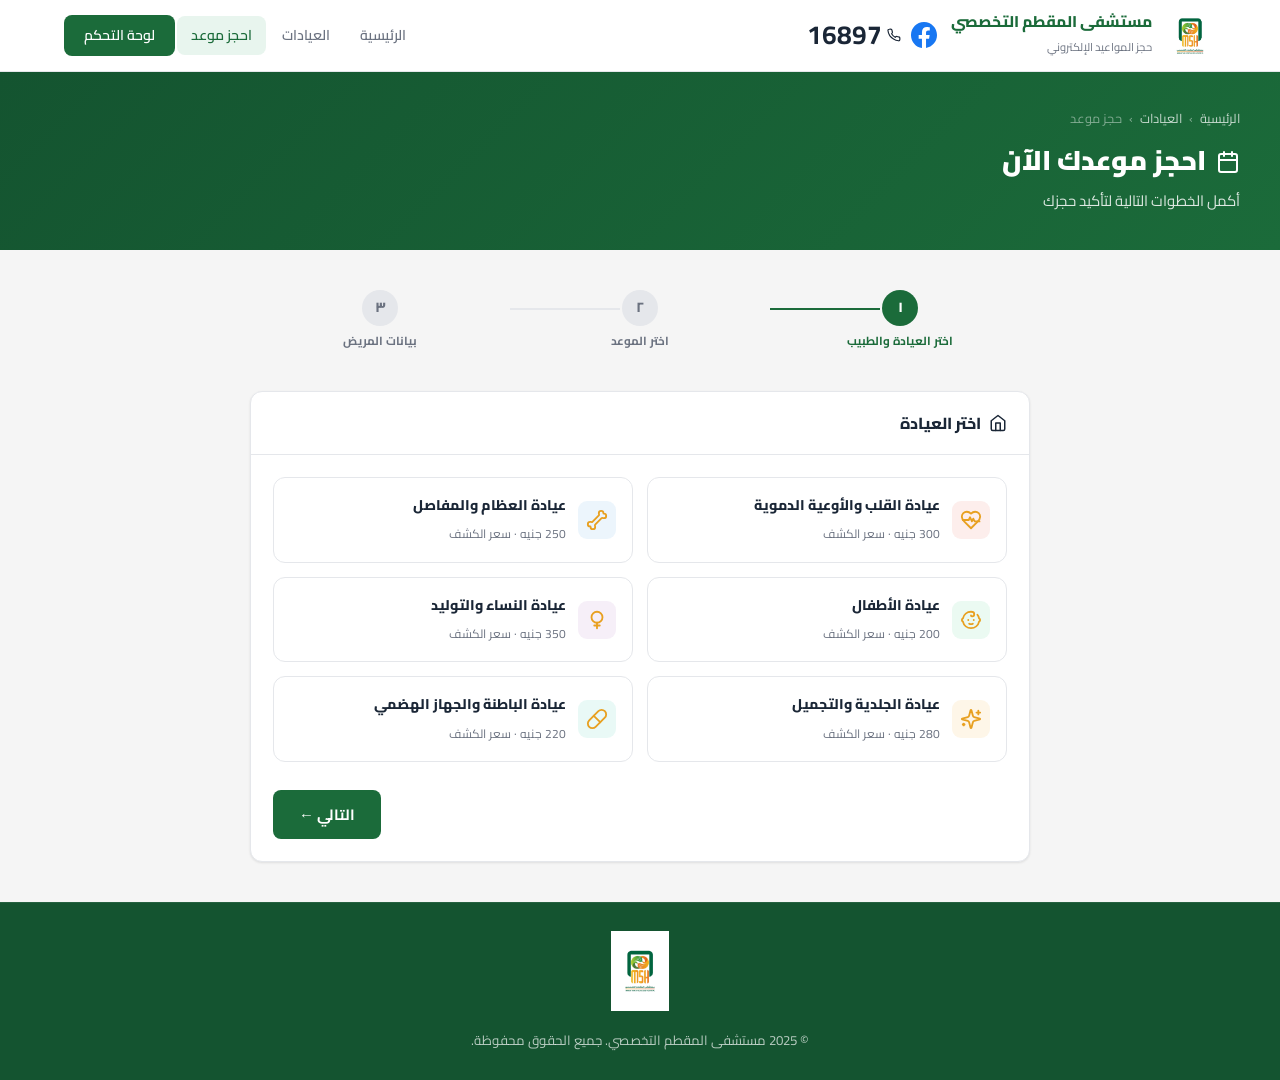
<file: booking.html>
<!DOCTYPE html>
<html lang="ar" dir="rtl">
<head>
  <meta charset="UTF-8">
  <meta name="viewport" content="width=device-width, initial-scale=1.0">
  <title>حجز موعد - مستشفى المقطم التخصصي</title>
  <link rel="stylesheet" href="css/style.css">
  <style>
    .booking-wrap { max-width: 820px; margin: 0 auto; padding: 40px 20px; }
    .step-panel { display: none; }
    .step-panel.active { display: block; }
    .clinic-select-grid { display: grid; grid-template-columns: 1fr 1fr; gap: 14px; margin-bottom: 24px; }
    .clinic-select-card {
      border: 1.5px solid var(--border); border-radius: var(--radius); padding: 16px;
      cursor: pointer; transition: all 0.2s; display: flex; align-items: center; gap: 12px; background: white;
    }
    .clinic-select-card:hover { border-color: var(--primary); background: var(--primary-light); }
    .clinic-select-card.selected { border-color: var(--primary); background: var(--primary-light); }
    .clinic-select-card .icon { width: 38px; height: 38px; border-radius: 9px; display: flex; align-items: center; justify-content: center; flex-shrink: 0; }
    .clinic-select-card h4 { font-size: 0.88rem; font-weight: 800; margin-bottom: 2px; }
    .clinic-select-card span { font-size: 0.75rem; color: var(--text-muted); }
    .selected-summary {
      background: var(--primary-light); border: 1px solid var(--primary);
      border-radius: var(--radius-sm); padding: 13px 16px; margin-bottom: 22px;
      font-size: 0.88rem; font-weight: 600; color: var(--primary-dark);
      display: flex; align-items: center; gap: 9px;
    }
    .date-group { margin-bottom: 20px; }
    .date-group h4 { font-size: 0.84rem; font-weight: 700; color: var(--text-muted); margin-bottom: 12px; padding-bottom: 6px; border-bottom: 1px solid var(--border); display: flex; align-items: center; gap: 6px; }
    .nav-btn-row { display: flex; justify-content: space-between; align-items: center; margin-top: 28px; gap: 12px; }
    .payment-methods { display: flex; gap: 12px; flex-wrap: wrap; }
    .payment-card {
      flex: 1; min-width: 110px; border: 1.5px solid var(--border); border-radius: var(--radius);
      padding: 14px 10px; text-align: center; cursor: pointer; font-size: 0.9rem; font-weight: 700;
      transition: all 0.2s; background: white; display: flex; flex-direction: column; align-items: center; gap: 7px; color: var(--text);
    }
    .payment-card .pay-icon { display: flex; align-items: center; justify-content: center; color: var(--primary); }
    .payment-card:hover { border-color: var(--primary); background: var(--primary-light); }
    .payment-card.selected { border-color: var(--primary); background: var(--primary-light); color: var(--primary-dark); }
  </style>
</head>
<body>

<nav class="navbar">
  <div class="nav-inner">
    <div style="display:flex;align-items:center;gap:14px;">
      <a href="index.html" class="nav-brand">
        <img src="images/logo.jpeg" alt="مستشفى المقطم التخصصي" height="70" style="flex-shrink:0;">
        <div class="nav-brand-text">
          <h1>مستشفى المقطم التخصصي</h1>
          <span>حجز المواعيد الإلكتروني</span>
        </div>
      </a>
      <div class="nav-contact">
        <a href="https://www.facebook.com/share/14ade11tEJW/?mibextid=wwXIfr" target="_blank" rel="noopener" aria-label="فيسبوك">
          <svg width="26" height="26" viewBox="0 0 16 16"><path fill="#1877F2" d="M16 8.049c0-4.446-3.582-8.05-8-8.05C3.58 0-.002 3.603-.002 8.05c0 4.017 2.926 7.347 6.75 7.951v-5.625h-2.03V8.05H6.75V6.275c0-2.017 1.195-3.131 3.022-3.131.876 0 1.791.157 1.791.157v1.98h-1.009c-.993 0-1.303.621-1.303 1.258v1.51h2.218l-.354 2.326H9.25V16c3.824-.604 6.75-3.934 6.75-7.951z"/></svg>
        </a>
        <a href="tel:16897">
          <svg width="14" height="14" viewBox="0 0 24 24" fill="none" stroke="currentColor" stroke-width="2" stroke-linecap="round" stroke-linejoin="round"><path d="M22 16.92v3a2 2 0 0 1-2.18 2 19.79 19.79 0 0 1-8.63-3.07A19.5 19.5 0 0 1 4.69 13a19.79 19.79 0 0 1-3.07-8.67A2 2 0 0 1 3.6 2.18L6.5 2a2 2 0 0 1 2 1.72c.127.96.361 1.903.7 2.81a2 2 0 0 1-.45 2.11L7.91 9.91a16 16 0 0 0 6.14 6.14l1.06-1.06a2 2 0 0 1 2.11-.45c.907.339 1.85.573 2.81.7A2 2 0 0 1 22 16.92z"/></svg>
          <span class="phone-text" style="font-size:1.64rem;">16897</span>
        </a>
      </div>
    </div>
    <button class="nav-toggle" onclick="document.getElementById('navLinks').classList.toggle('open')" aria-label="القائمة">
      <svg width="24" height="24" viewBox="0 0 24 24" fill="none" stroke="currentColor" stroke-width="2.5" stroke-linecap="round"><line x1="3" y1="6" x2="21" y2="6"/><line x1="3" y1="12" x2="21" y2="12"/><line x1="3" y1="18" x2="21" y2="18"/></svg>
    </button>
    <div class="nav-links" id="navLinks">
      <a href="index.html">الرئيسية</a>
      <a href="clinics.html">العيادات</a>
      <a href="booking.html" class="active">احجز موعد</a>
      <a href="admin.html" class="nav-btn">لوحة التحكم</a>
    </div>
  </div>
</nav>

<div class="page-header">
  <div class="page-header-inner">
    <div class="breadcrumb">
      <a href="index.html">الرئيسية</a>
      <span>›</span>
      <a href="clinics.html">العيادات</a>
      <span>›</span>
      <span>حجز موعد</span>
    </div>
    <h1>
      <svg width="24" height="24" viewBox="0 0 24 24" fill="none" stroke="white" stroke-width="2" stroke-linecap="round" stroke-linejoin="round"><rect x="3" y="4" width="18" height="18" rx="2"/><line x1="16" y1="2" x2="16" y2="6"/><line x1="8" y1="2" x2="8" y2="6"/><line x1="3" y1="10" x2="21" y2="10"/></svg>
      احجز موعدك الآن
    </h1>
    <p>أكمل الخطوات التالية لتأكيد حجزك</p>
  </div>
</div>

<div class="booking-wrap">

  <!-- STEPS INDICATOR -->
  <div class="steps-indicator">
    <div class="step-ind active" id="si1">
      <div class="step-circle">١</div>
      <div class="step-label">اختر العيادة والطبيب</div>
    </div>
    <div class="step-ind" id="si2">
      <div class="step-circle">٢</div>
      <div class="step-label">اختر الموعد</div>
    </div>
    <div class="step-ind" id="si3">
      <div class="step-circle">٣</div>
      <div class="step-label">بيانات المريض</div>
    </div>
  </div>

  <!-- STEP 1: CLINIC + DOCTOR -->
  <div class="step-panel active" id="step1">
    <div class="card">
      <div class="card-header">
        <h3>
          <svg width="18" height="18" viewBox="0 0 24 24" fill="none" stroke="currentColor" stroke-width="2" stroke-linecap="round" stroke-linejoin="round"><path d="M3 9l9-7 9 7v11a2 2 0 0 1-2 2H5a2 2 0 0 1-2-2z"/><polyline points="9 22 9 12 15 12 15 22"/></svg>
          اختر العيادة
        </h3>
      </div>
      <div class="card-body">
        <div class="clinic-select-grid" id="clinicSelectGrid"></div>
        <div id="doctorsSection" style="display:none;">
          <h3 style="font-size:0.97rem;font-weight:800;margin-bottom:14px;padding-top:6px;border-top:1px solid var(--border);display:flex;align-items:center;gap:8px;">
            <svg width="17" height="17" viewBox="0 0 24 24" fill="none" stroke="currentColor" stroke-width="2" stroke-linecap="round" stroke-linejoin="round"><path d="M20 21v-2a4 4 0 0 0-4-4H8a4 4 0 0 0-4 4v2"/><circle cx="12" cy="7" r="4"/></svg>
            اختر الطبيب
          </h3>
          <div class="doctors-grid" id="doctorsGrid"></div>
        </div>
        <div class="nav-btn-row">
          <div></div>
          <button class="btn btn-primary" onclick="goToStep2()">التالي ←</button>
        </div>
      </div>
    </div>
  </div>

  <!-- STEP 2: TIME SLOT -->
  <div class="step-panel" id="step2">
    <div class="card">
      <div class="card-header">
        <h3>
          <svg width="18" height="18" viewBox="0 0 24 24" fill="none" stroke="currentColor" stroke-width="2" stroke-linecap="round" stroke-linejoin="round"><circle cx="12" cy="12" r="10"/><polyline points="12 6 12 12 16 14"/></svg>
          اختر الموعد المناسب
        </h3>
      </div>
      <div class="card-body">
        <div id="step2Summary" class="selected-summary"></div>
        <div id="slotsContainer"></div>
        <div class="nav-btn-row">
          <button class="btn btn-outline-primary" onclick="goToStep(1)">→ السابق</button>
          <button class="btn btn-primary" onclick="goToStep3()">التالي ←</button>
        </div>
      </div>
    </div>
  </div>

  <!-- STEP 3: PATIENT INFO -->
  <div class="step-panel" id="step3">
    <div class="card">
      <div class="card-header">
        <h3>
          <svg width="18" height="18" viewBox="0 0 24 24" fill="none" stroke="currentColor" stroke-width="2" stroke-linecap="round" stroke-linejoin="round"><path d="M20 21v-2a4 4 0 0 0-4-4H8a4 4 0 0 0-4 4v2"/><circle cx="12" cy="7" r="4"/></svg>
          بيانات المريض
        </h3>
      </div>
      <div class="card-body">
        <div id="step3Summary" class="selected-summary"></div>
        <div class="form-row">
          <div class="form-group">
            <label class="form-label">الاسم الكامل <span>*</span></label>
            <input type="text" class="form-control" id="patientName" placeholder="أدخل الاسم الرباعي">
          </div>
          <div class="form-group">
            <label class="form-label">رقم الهاتف <span>*</span></label>
            <input type="tel" class="form-control" id="patientPhone" placeholder="01XXXXXXXXX" maxlength="11">
          </div>
        </div>
        <div class="form-group">
          <label class="form-label">البريد الإلكتروني (اختياري)</label>
          <input type="email" class="form-control" id="patientEmail" placeholder="example@email.com">
        </div>
        <div class="form-group" style="margin-top:8px;">
          <label class="form-label">طريقة الدفع <span>*</span></label>
          <div class="payment-methods">
            <div class="payment-card" id="pay-cash" onclick="selectPayment('cash')">
              <span class="pay-icon">
                <svg width="24" height="24" viewBox="0 0 24 24" fill="none" stroke="currentColor" stroke-width="1.75" stroke-linecap="round" stroke-linejoin="round"><rect x="2" y="6" width="20" height="12" rx="2"/><circle cx="12" cy="12" r="2"/><path d="M6 12h.01M18 12h.01"/></svg>
              </span>
              نقدي
            </div>
            <div class="payment-card" id="pay-insurance" onclick="selectPayment('insurance')">
              <span class="pay-icon">
                <svg width="24" height="24" viewBox="0 0 24 24" fill="none" stroke="currentColor" stroke-width="1.75" stroke-linecap="round" stroke-linejoin="round"><rect x="4" y="2" width="16" height="20" rx="2"/><path d="M9 22v-4h6v4"/><path d="M8 6h.01M12 6h.01M16 6h.01M8 10h.01M12 10h.01M16 10h.01M8 14h.01M12 14h.01M16 14h.01"/></svg>
              </span>
              تأمين طبي
            </div>
            <div class="payment-card" id="pay-syndicate" onclick="selectPayment('syndicate')">
              <span class="pay-icon">
                <svg width="24" height="24" viewBox="0 0 24 24" fill="none" stroke="currentColor" stroke-width="1.75" stroke-linecap="round" stroke-linejoin="round"><path d="M12 22s8-4 8-10V5l-8-3-8 3v7c0 6 8 10 8 10z"/></svg>
              </span>
              نقابة
            </div>
          </div>
        </div>
        <div class="form-group" id="insuranceGroup" style="display:none;">
          <label class="form-label">شركة التأمين <span>*</span></label>
          <select class="form-control" id="insuranceSelect">
            <option value="">-- اختر شركة التأمين --</option>
          </select>
        </div>
        <div class="form-group" id="syndicateGroup" style="display:none;">
          <label class="form-label">النقابة <span>*</span></label>
          <select class="form-control" id="syndicateSelect">
            <option value="">-- اختر النقابة --</option>
          </select>
        </div>
        <div class="nav-btn-row">
          <button class="btn btn-outline-primary" onclick="goToStep(2)">→ السابق</button>
          <button class="btn btn-primary btn-lg" onclick="confirmBooking()">تأكيد الحجز ✓</button>
        </div>
      </div>
    </div>
  </div>

</div>

<footer style="background:var(--primary-dark);color:rgba(255,255,255,0.7);padding:28px 20px;text-align:center;border-top:1px solid rgba(255,255,255,0.08);">
  <div style="margin-bottom:12px;"><img src="images/logo.jpeg" alt="مستشفى المقطم التخصصي" height="80"></div>
  <p style="font-size:0.83rem;">© 2025 مستشفى المقطم التخصصي. جميع الحقوق محفوظة.</p>
</footer>

<script src="js/app.js"></script>
<script>
  const IC_CROSS = `<svg width="22" height="22" viewBox="0 0 24 24" fill="none" stroke="currentColor" stroke-width="2" stroke-linecap="round"><path d="M12 5v14M5 12h14"/></svg>`;
  const IC_DOC   = `<svg width="26" height="26" viewBox="0 0 24 24" fill="none" stroke="currentColor" stroke-width="1.5" stroke-linecap="round" stroke-linejoin="round"><path d="M20 21v-2a4 4 0 0 0-4-4H8a4 4 0 0 0-4 4v2"/><circle cx="12" cy="7" r="4"/></svg>`;
  const IC_STAR  = `<svg width="12" height="12" viewBox="0 0 24 24" fill="var(--accent)" stroke="none"><polygon points="12 2 15.09 8.26 22 9.27 17 14.14 18.18 21.02 12 17.77 5.82 21.02 7 14.14 2 9.27 8.91 8.26 12 2"/></svg>`;
  const CLINIC_ICONS = {
    c1: `<svg width="22" height="22" viewBox="0 0 24 24" fill="none" stroke="currentColor" stroke-width="2" stroke-linecap="round" stroke-linejoin="round"><path d="M19 14c1.49-1.46 3-3.21 3-5.5A5.5 5.5 0 0 0 16.5 3c-1.76 0-3 .5-4.5 2-1.5-1.5-2.74-2-4.5-2A5.5 5.5 0 0 0 2 8.5c0 2.3 1.5 4.05 3 5.5l7 7Z"/><path d="M3.22 12H9.5l1.5-3 2 4.5 1.5-3 1.5 3h5.27"/></svg>`,
    c2: `<svg width="22" height="22" viewBox="0 0 24 24" fill="none" stroke="currentColor" stroke-width="2" stroke-linecap="round" stroke-linejoin="round"><path d="M17 10c.7-.7 1.69 0 2.5 0a2.5 2.5 0 1 0 0-5 .5.5 0 0 1-.5-.5 2.5 2.5 0 1 0-5 0c0 .81.7 1.8 0 2.5l-7 7c-.7.7-1.69 0-2.5 0a2.5 2.5 0 0 0 0 5c.28 0 .5.22.5.5a2.5 2.5 0 1 0 5 0c0-.81-.7-1.8 0-2.5Z"/></svg>`,
    c3: `<svg width="22" height="22" viewBox="0 0 24 24" fill="none" stroke="currentColor" stroke-width="2" stroke-linecap="round" stroke-linejoin="round"><path d="M9 12h.01"/><path d="M15 12h.01"/><path d="M10 16c.5.3 1.2.5 2 .5s1.5-.2 2-.5"/><path d="M19 6.3a9 9 0 0 1 1.8 3.9 2 2 0 0 1 0 3.6 9 9 0 0 1-17.6 0 2 2 0 0 1 0-3.6A9 9 0 0 1 12 3c2 0 3.5 1.1 3.5 2.5s-.9 2.5-2 2.5c-.8 0-1.5-.4-1.5-1"/></svg>`,
    c4: `<svg width="22" height="22" viewBox="0 0 24 24" fill="none" stroke="currentColor" stroke-width="2" stroke-linecap="round" stroke-linejoin="round"><circle cx="12" cy="9" r="6"/><path d="M12 15v6"/><path d="M9 18h6"/></svg>`,
    c5: `<svg width="22" height="22" viewBox="0 0 24 24" fill="none" stroke="currentColor" stroke-width="2" stroke-linecap="round" stroke-linejoin="round"><path d="M9.937 15.5A2 2 0 0 0 8.5 14.063l-6.135-1.582a.5.5 0 0 1 0-.962L8.5 9.937A2 2 0 0 0 9.937 8.5l1.582-6.135a.5.5 0 0 1 .963 0L14.063 8.5A2 2 0 0 0 15.5 9.937l6.135 1.582a.5.5 0 0 1 0 .962L15.5 14.063a2 2 0 0 0-1.437 1.437l-1.582 6.135a.5.5 0 0 1-.963 0z"/><path d="M20 3v4"/><path d="M22 5h-4"/><path d="M4 17v2"/><path d="M5 18H3"/></svg>`,
    c6: `<svg width="22" height="22" viewBox="0 0 24 24" fill="none" stroke="currentColor" stroke-width="2" stroke-linecap="round" stroke-linejoin="round"><path d="m10.5 20.5 10-10a4.95 4.95 0 1 0-7-7l-10 10a4.95 4.95 0 1 0 7 7Z"/><path d="m8.5 8.5 7 7"/></svg>`
  };
  const IC_CHECK = `<svg width="15" height="15" viewBox="0 0 24 24" fill="none" stroke="currentColor" stroke-width="2.5" stroke-linecap="round" stroke-linejoin="round"><polyline points="20 6 9 17 4 12"/></svg>`;
  const IC_CAL   = `<svg width="14" height="14" viewBox="0 0 24 24" fill="none" stroke="currentColor" stroke-width="2" stroke-linecap="round" stroke-linejoin="round"><rect x="3" y="4" width="18" height="18" rx="2"/><line x1="16" y1="2" x2="16" y2="6"/><line x1="8" y1="2" x2="8" y2="6"/><line x1="3" y1="10" x2="21" y2="10"/></svg>`;

  let selectedClinic     = null;
  let selectedDoctor     = null;
  let selectedSlot       = null;
  let selectedPayment    = '';
  let currentStep        = 1;
  let preselectedClinicId = null;

  function init() {
    const clinicId = getParam('clinicId');
    if (clinicId) preselectedClinicId = clinicId;
    renderClinicGrid();
    loadPaymentOptions();
    if (clinicId) selectClinic(clinicId);
  }

  function loadPaymentOptions() {
    document.getElementById('insuranceSelect').innerHTML =
      '<option value="">-- اختر شركة التأمين --</option>' +
      getInsuranceCompanies().filter(i => i.active).map(i => `<option value="${i.id}">${i.name}</option>`).join('');
    document.getElementById('syndicateSelect').innerHTML =
      '<option value="">-- اختر النقابة --</option>' +
      getSyndicates().filter(s => s.active).map(s => `<option value="${s.id}">${s.name}</option>`).join('');
  }

  function selectPayment(type) {
    selectedPayment = type;
    ['cash', 'insurance', 'syndicate'].forEach(t =>
      document.getElementById('pay-' + t).classList.toggle('selected', t === type)
    );
    document.getElementById('insuranceGroup').style.display = type === 'insurance' ? 'block' : 'none';
    document.getElementById('syndicateGroup').style.display = type === 'syndicate'  ? 'block' : 'none';
  }

  function renderClinicGrid() {
    let clinics = getClinics().filter(c => c.active);
    if (preselectedClinicId) clinics = clinics.filter(c => c.id === preselectedClinicId);
    document.getElementById('clinicSelectGrid').innerHTML = clinics.map(c => `
      <div class="clinic-select-card ${selectedClinic && selectedClinic.id === c.id ? 'selected' : ''}"
           ${preselectedClinicId
             ? 'style="cursor:default;grid-column:1/-1;"'
             : `onclick="selectClinic('${c.id}')"`}>
        <div class="icon" style="background:${c.color}18;color:#E8A020;">${CLINIC_ICONS[c.id] || IC_CROSS}</div>
        <div>
          <h4>${c.name}</h4>
          <span>${c.price} جنيه · سعر الكشف</span>
        </div>
      </div>
    `).join('');
  }

  function selectClinic(id) {
    selectedClinic = getClinic(id);
    selectedDoctor = null;
    selectedSlot   = null;
    renderClinicGrid();
    renderDoctors();
  }

  function renderDoctors() {
    if (!selectedClinic) return;
    const doctors = getDoctorsByClinic(selectedClinic.id);
    document.getElementById('doctorsSection').style.display = 'block';
    document.getElementById('doctorsGrid').innerHTML = doctors.length === 0
      ? '<p style="color:var(--text-muted);font-size:0.88rem;">لا يوجد أطباء متاحون في هذه العيادة حالياً.</p>'
      : doctors.map(d => `
        <div class="doctor-card ${selectedDoctor && selectedDoctor.id === d.id ? 'selected' : ''}" onclick="selectDoctor('${d.id}')">
          <div class="doctor-avatar">${IC_DOC}</div>
          <div class="doctor-info">
            <h4>${d.name}</h4>
            <p>${d.title}</p>
            <div class="exp">${IC_STAR} ${d.experience}</div>
          </div>
        </div>
      `).join('');
  }

  function selectDoctor(id) {
    selectedDoctor = getDoctor(id);
    selectedSlot   = null;
    renderDoctors();
  }

  function goToStep2() {
    if (!selectedClinic) { showToast('من فضلك اختر العيادة أولاً', 'error'); return; }
    if (!selectedDoctor) { showToast('من فضلك اختر الطبيب', 'error'); return; }
    document.getElementById('step2Summary').innerHTML =
      `${IC_CHECK} ${selectedClinic.name} — ${selectedDoctor.name} — ${selectedClinic.price} جنيه`;
    renderSlots();
    goToStep(2);
  }

  function goToStep3() {
    if (!selectedSlot) { showToast('من فضلك اختر موعداً متاحاً', 'error'); return; }
    document.getElementById('step3Summary').innerHTML =
      `${IC_CHECK} ${selectedClinic.name} — ${selectedDoctor.name} — ${formatDate(selectedSlot.date)} ${selectedSlot.time}`;
    goToStep(3);
  }

  function renderSlots() {
    const today = new Date().toISOString().split('T')[0];
    const allSlots = getSlots().filter(s => s.doctorId === selectedDoctor.id && s.active && s.date >= today);
    const container = document.getElementById('slotsContainer');
    if (allSlots.length === 0) {
      container.innerHTML = `<div class="empty-state">
        <div class="empty-icon"><svg width="52" height="52" viewBox="0 0 24 24" fill="none" stroke="currentColor" stroke-width="1.2" stroke-linecap="round" stroke-linejoin="round"><rect x="3" y="4" width="18" height="18" rx="2"/><line x1="16" y1="2" x2="16" y2="6"/><line x1="8" y1="2" x2="8" y2="6"/><line x1="3" y1="10" x2="21" y2="10"/></svg></div>
        <h3>لا توجد مواعيد متاحة</h3><p>لا توجد مواعيد متاحة لهذا الطبيب في الوقت الحالي.</p>
      </div>`;
      return;
    }
    // Group all future slots by date
    const byDate = {};
    allSlots.forEach(s => { if (!byDate[s.date]) byDate[s.date] = []; byDate[s.date].push(s); });
    container.innerHTML = Object.keys(byDate).sort().map(date => {
      const first = byDate[date].find(s => s.bookedCount < s.maxPatients);
      if (!first) {
        return `
          <div class="date-group">
            <h4>${IC_CAL} ${formatDate(date)}</h4>
            <p style="font-size:0.85rem;color:var(--text-muted);margin:4px 0 0;">لا تتوفر مواعيد متاحة في هذا اليوم</p>
          </div>`;
      }
      const displayTo = first.timeTo || calcTimeTo(first.timeFrom || first.time || '');
      return `
        <div class="date-group">
          <h4>${IC_CAL} ${formatDate(date)}</h4>
          <div class="slot-btn ${selectedSlot && selectedSlot.id === first.id ? 'selected' : ''}"
               onclick="selectSlot('${first.id}')"
               style="display:flex;align-items:center;justify-content:center;padding:14px 20px;">
            <span style="font-size:0.97rem;font-weight:800;">من ${first.timeFrom||first.time||''} إلى ${displayTo}</span>
          </div>
        </div>
      `;
    }).join('');
  }

  function selectSlot(id) { selectedSlot = getSlot(id); renderSlots(); }

  function calcTimeTo(timeFrom) {
    const m = timeFrom.match(/(\d+):(\d+)\s*(ص|م)/);
    if (!m) return '';
    let h = parseInt(m[1]);
    const min = m[2], period = m[3];
    if (period === 'م' && h !== 12) h += 12;
    else if (period === 'ص' && h === 12) h = 0;
    h = (h + 2) % 24;
    const p = h < 12 ? 'ص' : 'م';
    if (h === 0) h = 12; else if (h > 12) h -= 12;
    return `${String(h).padStart(2, '0')}:${min} ${p}`;
  }

  function goToStep(n) {
    document.querySelectorAll('.step-panel').forEach(p => p.classList.remove('active'));
    document.getElementById('step' + n).classList.add('active');
    document.querySelectorAll('.step-ind').forEach((el, i) => {
      el.classList.remove('active', 'done');
      if (i < n - 1) el.classList.add('done');
      else if (i === n - 1) el.classList.add('active');
    });
    currentStep = n;
    window.scrollTo({ top: 0, behavior: 'smooth' });
  }

  function confirmBooking() {
    const name  = document.getElementById('patientName').value.trim();
    const phone = document.getElementById('patientPhone').value.trim();
    if (!name)                       { showToast('من فضلك أدخل اسمك الكامل', 'error'); return; }
    if (!phone || phone.length < 10) { showToast('من فضلك أدخل رقم هاتف صحيح', 'error'); return; }
    if (!selectedPayment)            { showToast('من فضلك اختر طريقة الدفع', 'error'); return; }
    if (selectedPayment === 'insurance' && !document.getElementById('insuranceSelect').value)
      { showToast('من فضلك اختر شركة التأمين', 'error'); return; }
    if (selectedPayment === 'syndicate'  && !document.getElementById('syndicateSelect').value)
      { showToast('من فضلك اختر النقابة', 'error'); return; }
    const paymentLabels = { cash: 'نقدي', insurance: 'تأمين طبي', syndicate: 'نقابة' };
    const paymentData   = { paymentMethod: selectedPayment, paymentLabel: paymentLabels[selectedPayment] || '' };
    if (selectedPayment === 'insurance') {
      const insId = document.getElementById('insuranceSelect').value;
      const ins   = getInsuranceCompanies().find(i => i.id === insId);
      paymentData.insuranceId   = insId;
      paymentData.insuranceName = ins ? ins.name : '';
    }
    if (selectedPayment === 'syndicate') {
      const synId = document.getElementById('syndicateSelect').value;
      const syn   = getSyndicates().find(s => s.id === synId);
      paymentData.syndicateId   = synId;
      paymentData.syndicateName = syn ? syn.name : '';
    }
    const booking = addBooking({
      patientName: document.getElementById('patientName').value.trim(),
      phone:       document.getElementById('patientPhone').value.trim(),
      email:       document.getElementById('patientEmail').value.trim(),
      clinicId:    selectedClinic.id,
      clinicName:  selectedClinic.name,
      doctorId:    selectedDoctor.id,
      doctorName:  selectedDoctor.name,
      slotId:      selectedSlot.id,
      date:        selectedSlot.date,
      time:        'من ' + (selectedSlot.timeFrom||selectedSlot.time||'') + ' إلى ' + (selectedSlot.timeTo||''),
      amount:      selectedClinic.price,
      ...paymentData
    });
    var confirmURL = 'confirmation.html?' + new URLSearchParams({
      bookingId:            booking.id,
      patientName:          booking.patientName,
      phone:                booking.phone,
      email:                booking.email || '',
      clinic:               booking.clinicName,
      doctor:               booking.doctorName,
      date:                 booking.date,
      time:                 booking.time,
      paymentMethod:        booking.paymentLabel,
      insuranceOrSyndicate: booking.insuranceName || booking.syndicateName || ''
    }).toString();
    new Image().src = 'https://script.google.com/macros/s/AKfycbyS73FkxFgTIIGGNvbofhN1NJpI0QJFqbwNHSjQLfEu_g2gx_-KBjZN34UCg6UgAcra/exec?' + new URLSearchParams({
      bookingId:            booking.id,
      patientName:          booking.patientName,
      phone:                booking.phone,
      email:                booking.email || '',
      clinic:               booking.clinicName,
      doctor:               booking.doctorName,
      date:                 booking.date,
      time:                 booking.time,
      paymentMethod:        booking.paymentLabel,
      insuranceOrSyndicate: booking.insuranceName || booking.syndicateName || ''
    }).toString();
    setTimeout(function() { window.location.href = confirmURL; }, 2000);
  }

  init();
</script>
</body>
</html>
</file>
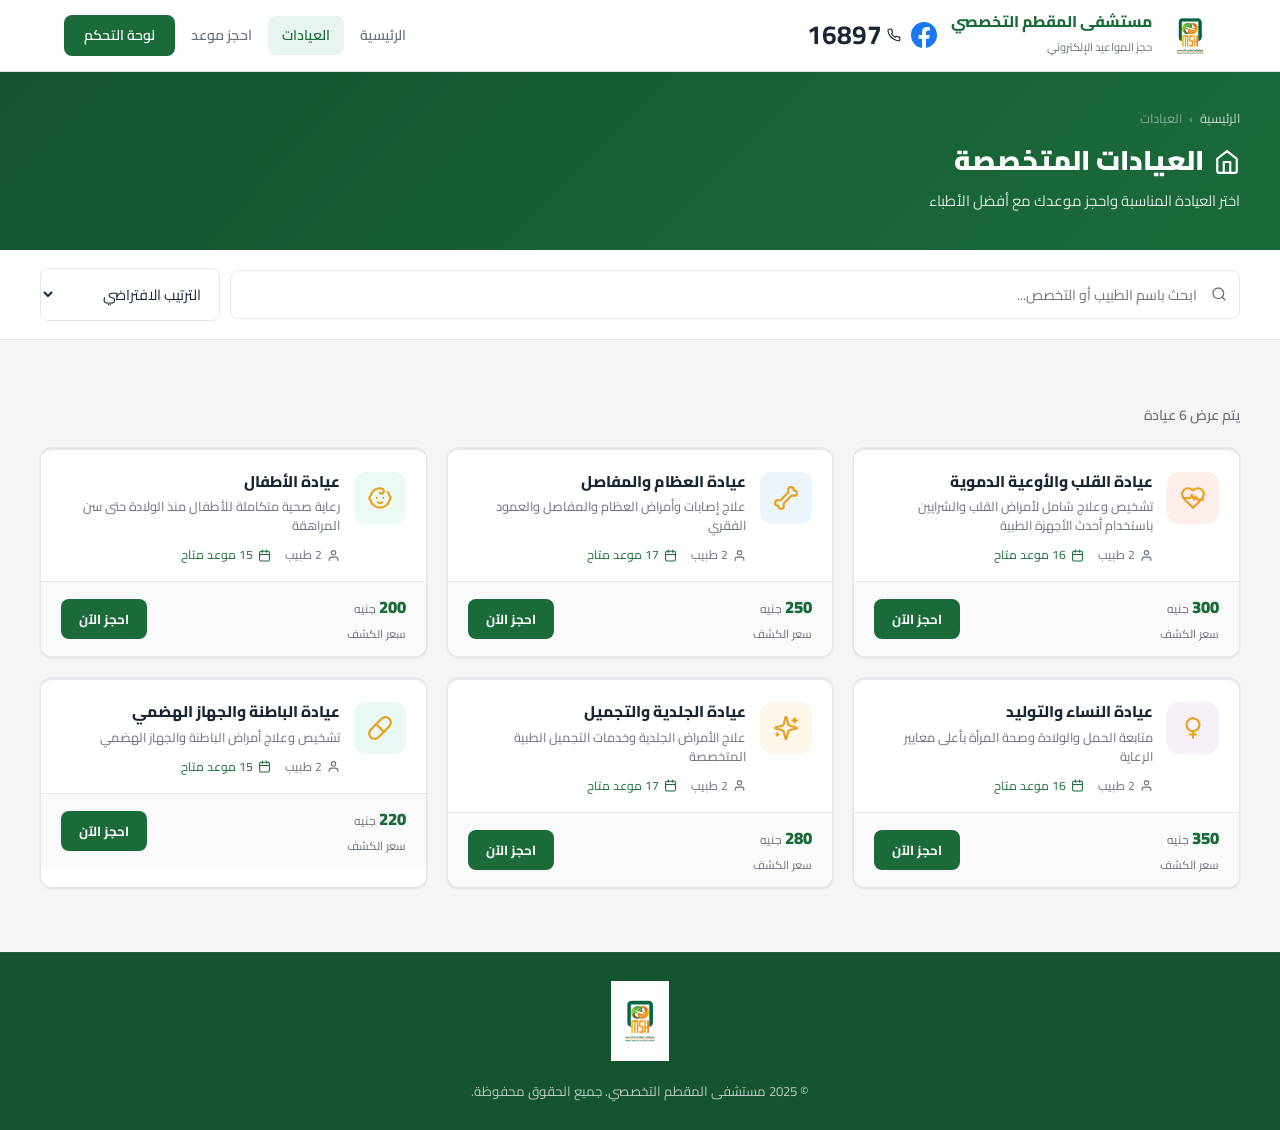
<file: clinics.html>
<!DOCTYPE html>
<html lang="ar" dir="rtl">
<head>
  <meta charset="UTF-8">
  <meta name="viewport" content="width=device-width, initial-scale=1.0">
  <title>العيادات - مستشفى المقطم التخصصي</title>
  <link rel="stylesheet" href="css/style.css">
</head>
<body>

<nav class="navbar">
  <div class="nav-inner">
    <div style="display:flex;align-items:center;gap:14px;">
      <a href="index.html" class="nav-brand">
        <img src="images/logo.jpeg" alt="مستشفى المقطم التخصصي" height="70" style="flex-shrink:0;">
        <div class="nav-brand-text">
          <h1>مستشفى المقطم التخصصي</h1>
          <span>حجز المواعيد الإلكتروني</span>
        </div>
      </a>
      <div class="nav-contact">
        <a href="https://www.facebook.com/share/14ade11tEJW/?mibextid=wwXIfr" target="_blank" rel="noopener" aria-label="فيسبوك">
          <svg width="26" height="26" viewBox="0 0 16 16"><path fill="#1877F2" d="M16 8.049c0-4.446-3.582-8.05-8-8.05C3.58 0-.002 3.603-.002 8.05c0 4.017 2.926 7.347 6.75 7.951v-5.625h-2.03V8.05H6.75V6.275c0-2.017 1.195-3.131 3.022-3.131.876 0 1.791.157 1.791.157v1.98h-1.009c-.993 0-1.303.621-1.303 1.258v1.51h2.218l-.354 2.326H9.25V16c3.824-.604 6.75-3.934 6.75-7.951z"/></svg>
        </a>
        <a href="tel:16897">
          <svg width="14" height="14" viewBox="0 0 24 24" fill="none" stroke="currentColor" stroke-width="2" stroke-linecap="round" stroke-linejoin="round"><path d="M22 16.92v3a2 2 0 0 1-2.18 2 19.79 19.79 0 0 1-8.63-3.07A19.5 19.5 0 0 1 4.69 13a19.79 19.79 0 0 1-3.07-8.67A2 2 0 0 1 3.6 2.18L6.5 2a2 2 0 0 1 2 1.72c.127.96.361 1.903.7 2.81a2 2 0 0 1-.45 2.11L7.91 9.91a16 16 0 0 0 6.14 6.14l1.06-1.06a2 2 0 0 1 2.11-.45c.907.339 1.85.573 2.81.7A2 2 0 0 1 22 16.92z"/></svg>
          <span class="phone-text" style="font-size:1.64rem;">16897</span>
        </a>
      </div>
    </div>
    <button class="nav-toggle" onclick="document.getElementById('navLinks').classList.toggle('open')" aria-label="القائمة">
      <svg width="24" height="24" viewBox="0 0 24 24" fill="none" stroke="currentColor" stroke-width="2.5" stroke-linecap="round"><line x1="3" y1="6" x2="21" y2="6"/><line x1="3" y1="12" x2="21" y2="12"/><line x1="3" y1="18" x2="21" y2="18"/></svg>
    </button>
    <div class="nav-links" id="navLinks">
      <a href="index.html">الرئيسية</a>
      <a href="clinics.html" class="active">العيادات</a>
      <a href="booking.html">احجز موعد</a>
      <a href="admin.html" class="nav-btn">لوحة التحكم</a>
    </div>
  </div>
</nav>

<div class="page-header">
  <div class="page-header-inner">
    <div class="breadcrumb">
      <a href="index.html">الرئيسية</a>
      <span>›</span>
      <span>العيادات</span>
    </div>
    <h1>
      <svg width="26" height="26" viewBox="0 0 24 24" fill="none" stroke="white" stroke-width="2" stroke-linecap="round" stroke-linejoin="round"><path d="M3 9l9-7 9 7v11a2 2 0 0 1-2 2H5a2 2 0 0 1-2-2z"/><polyline points="9 22 9 12 15 12 15 22"/></svg>
      العيادات المتخصصة
    </h1>
    <p>اختر العيادة المناسبة واحجز موعدك مع أفضل الأطباء</p>
  </div>
</div>

<div class="search-bar-section">
  <div class="search-bar-inner">
    <div class="search-input-wrap">
      <span class="icon">
        <svg width="16" height="16" viewBox="0 0 24 24" fill="none" stroke="currentColor" stroke-width="2" stroke-linecap="round" stroke-linejoin="round"><circle cx="11" cy="11" r="8"/><path d="m21 21-4.35-4.35"/></svg>
      </span>
      <input type="text" id="searchInput" placeholder="ابحث باسم الطبيب أو التخصص..." oninput="filterClinics()">
    </div>
    <select class="form-control" id="sortSelect" style="width:180px;" onchange="filterClinics()">
      <option value="">الترتيب الافتراضي</option>
      <option value="price-asc">السعر: الأقل أولاً</option>
      <option value="price-desc">السعر: الأعلى أولاً</option>
      <option value="name">الاسم أبجدياً</option>
    </select>
  </div>
</div>

<section class="section">
  <div class="section-inner">
    <div id="clinicsCount" style="font-size:0.88rem;color:var(--text-muted);margin-bottom:20px;font-weight:600;"></div>
    <div class="clinics-grid" id="clinicsGrid"></div>
    <div id="noResults" class="empty-state" style="display:none;">
      <div class="empty-icon">
        <svg width="56" height="56" viewBox="0 0 24 24" fill="none" stroke="currentColor" stroke-width="1.2" stroke-linecap="round" stroke-linejoin="round"><circle cx="11" cy="11" r="8"/><path d="m21 21-4.35-4.35"/></svg>
      </div>
      <h3>لا توجد نتائج مطابقة</h3>
      <p>لم نتمكن من إيجاد عيادة أو طبيب يطابق بحثك. حاول البحث بكلمات مختلفة مثل اسم التخصص أو اسم الطبيب.</p>
    </div>
  </div>
</section>

<footer style="background:var(--primary-dark);color:rgba(255,255,255,0.7);padding:28px 20px;text-align:center;border-top:1px solid rgba(255,255,255,0.08);">
  <div style="margin-bottom:12px;"><img src="images/logo.jpeg" alt="مستشفى المقطم التخصصي" height="80"></div>
  <p style="font-size:0.83rem;">© 2025 مستشفى المقطم التخصصي. جميع الحقوق محفوظة.</p>
</footer>

<script src="js/app.js"></script>
<script>
  const IC_CROSS  = `<svg width="26" height="26" viewBox="0 0 24 24" fill="none" stroke="currentColor" stroke-width="2" stroke-linecap="round"><path d="M12 5v14M5 12h14"/></svg>`;
  const IC_USER   = `<svg width="13" height="13" viewBox="0 0 24 24" fill="none" stroke="currentColor" stroke-width="2" stroke-linecap="round" stroke-linejoin="round"><path d="M20 21v-2a4 4 0 0 0-4-4H8a4 4 0 0 0-4 4v2"/><circle cx="12" cy="7" r="4"/></svg>`;
  const IC_CAL    = `<svg width="13" height="13" viewBox="0 0 24 24" fill="none" stroke="currentColor" stroke-width="2" stroke-linecap="round" stroke-linejoin="round"><rect x="3" y="4" width="18" height="18" rx="2"/><line x1="16" y1="2" x2="16" y2="6"/><line x1="8" y1="2" x2="8" y2="6"/><line x1="3" y1="10" x2="21" y2="10"/></svg>`;
  const CLINIC_ICONS = {
    c1: `<svg width="26" height="26" viewBox="0 0 24 24" fill="none" stroke="currentColor" stroke-width="2" stroke-linecap="round" stroke-linejoin="round"><path d="M19 14c1.49-1.46 3-3.21 3-5.5A5.5 5.5 0 0 0 16.5 3c-1.76 0-3 .5-4.5 2-1.5-1.5-2.74-2-4.5-2A5.5 5.5 0 0 0 2 8.5c0 2.3 1.5 4.05 3 5.5l7 7Z"/><path d="M3.22 12H9.5l1.5-3 2 4.5 1.5-3 1.5 3h5.27"/></svg>`,
    c2: `<svg width="26" height="26" viewBox="0 0 24 24" fill="none" stroke="currentColor" stroke-width="2" stroke-linecap="round" stroke-linejoin="round"><path d="M17 10c.7-.7 1.69 0 2.5 0a2.5 2.5 0 1 0 0-5 .5.5 0 0 1-.5-.5 2.5 2.5 0 1 0-5 0c0 .81.7 1.8 0 2.5l-7 7c-.7.7-1.69 0-2.5 0a2.5 2.5 0 0 0 0 5c.28 0 .5.22.5.5a2.5 2.5 0 1 0 5 0c0-.81-.7-1.8 0-2.5Z"/></svg>`,
    c3: `<svg width="26" height="26" viewBox="0 0 24 24" fill="none" stroke="currentColor" stroke-width="2" stroke-linecap="round" stroke-linejoin="round"><path d="M9 12h.01"/><path d="M15 12h.01"/><path d="M10 16c.5.3 1.2.5 2 .5s1.5-.2 2-.5"/><path d="M19 6.3a9 9 0 0 1 1.8 3.9 2 2 0 0 1 0 3.6 9 9 0 0 1-17.6 0 2 2 0 0 1 0-3.6A9 9 0 0 1 12 3c2 0 3.5 1.1 3.5 2.5s-.9 2.5-2 2.5c-.8 0-1.5-.4-1.5-1"/></svg>`,
    c4: `<svg width="26" height="26" viewBox="0 0 24 24" fill="none" stroke="currentColor" stroke-width="2" stroke-linecap="round" stroke-linejoin="round"><circle cx="12" cy="9" r="6"/><path d="M12 15v6"/><path d="M9 18h6"/></svg>`,
    c5: `<svg width="26" height="26" viewBox="0 0 24 24" fill="none" stroke="currentColor" stroke-width="2" stroke-linecap="round" stroke-linejoin="round"><path d="M9.937 15.5A2 2 0 0 0 8.5 14.063l-6.135-1.582a.5.5 0 0 1 0-.962L8.5 9.937A2 2 0 0 0 9.937 8.5l1.582-6.135a.5.5 0 0 1 .963 0L14.063 8.5A2 2 0 0 0 15.5 9.937l6.135 1.582a.5.5 0 0 1 0 .962L15.5 14.063a2 2 0 0 0-1.437 1.437l-1.582 6.135a.5.5 0 0 1-.963 0z"/><path d="M20 3v4"/><path d="M22 5h-4"/><path d="M4 17v2"/><path d="M5 18H3"/></svg>`,
    c6: `<svg width="26" height="26" viewBox="0 0 24 24" fill="none" stroke="currentColor" stroke-width="2" stroke-linecap="round" stroke-linejoin="round"><path d="m10.5 20.5 10-10a4.95 4.95 0 1 0-7-7l-10 10a4.95 4.95 0 1 0 7 7Z"/><path d="m8.5 8.5 7 7"/></svg>`
  };

  let allClinics = [];

  function init() {
    allClinics = getClinics().filter(c => c.active);
    const savedSearch = sessionStorage.getItem('clinicSearch') || '';
    if (savedSearch) document.getElementById('searchInput').value = savedSearch;
    sessionStorage.removeItem('clinicSearch');
    filterClinics();
  }

  function filterClinics() {
    const q    = document.getElementById('searchInput').value.trim().toLowerCase();
    const sort = document.getElementById('sortSelect').value;
    let filtered = allClinics.filter(c => {
      if (!q) return true;
      if (c.name.toLowerCase().includes(q) || c.description.toLowerCase().includes(q)) return true;
      return getDoctorsByClinic(c.id).some(d =>
        d.name.toLowerCase().includes(q) || d.title.toLowerCase().includes(q)
      );
    });
    if (sort === 'price-asc')  filtered.sort((a, b) => a.price - b.price);
    else if (sort === 'price-desc') filtered.sort((a, b) => b.price - a.price);
    else if (sort === 'name')  filtered.sort((a, b) => a.name.localeCompare(b.name, 'ar'));
    renderClinics(filtered, q);
  }

  function renderClinics(clinics, q) {
    const grid  = document.getElementById('clinicsGrid');
    const noRes = document.getElementById('noResults');
    const count = document.getElementById('clinicsCount');
    count.textContent = `يتم عرض ${clinics.length} عيادة`;
    if (clinics.length === 0) {
      grid.innerHTML = '';
      noRes.style.display = 'block';
      return;
    }
    noRes.style.display = 'none';
    grid.innerHTML = clinics.map(c => {
      const doctors        = getDoctorsByClinic(c.id);
      const availableSlots = getSlots().filter(s =>
        s.clinicId === c.id && s.active &&
        s.date >= new Date().toISOString().split('T')[0] &&
        s.bookedCount < s.maxPatients
      );

      let matchingDoctorsHtml = '';
      if (q) {
        const clinicMatches = c.name.toLowerCase().includes(q) || c.description.toLowerCase().includes(q);
        if (!clinicMatches) {
          const matched = doctors.filter(d =>
            d.name.toLowerCase().includes(q) || d.title.toLowerCase().includes(q)
          );
          if (matched.length > 0) {
            matchingDoctorsHtml = `
              <div class="matching-doctors">
                <span class="matching-label">الأطباء المطابقون:</span>
                ${matched.map(d => `<span class="matching-doctor-tag">${d.name}</span>`).join('')}
              </div>`;
          }
        }
      }

      return `
        <div class="clinic-card" onclick="window.location.href='booking.html?clinicId=${c.id}'">
          <div class="clinic-card-top">
            <div class="clinic-icon" style="background:${c.color}18;color:#E8A020;">${CLINIC_ICONS[c.id] || IC_CROSS}</div>
            <div class="clinic-card-info">
              <h3>${c.name}</h3>
              <p>${c.description}</p>
              <div style="display:flex;gap:14px;margin-top:10px;flex-wrap:wrap;">
                <span class="clinic-doctors-count">${IC_USER} ${doctors.length} طبيب</span>
                <span class="clinic-doctors-count" style="color:${availableSlots.length > 0 ? 'var(--success)' : 'var(--danger)'};">
                  ${IC_CAL} ${availableSlots.length} موعد متاح
                </span>
              </div>
            </div>
          </div>
          ${matchingDoctorsHtml}
          <div class="clinic-card-bottom">
            <div class="clinic-price">
              <strong>${c.price}</strong> <span>جنيه</span><br>
              <span style="font-size:0.72rem;color:var(--text-muted);">سعر الكشف</span>
            </div>
            <button class="btn-book" onclick="event.stopPropagation();window.location.href='booking.html?clinicId=${c.id}'">
              ${availableSlots.length > 0 ? 'احجز الآن' : 'قائمة الانتظار'}
            </button>
          </div>
        </div>
      `;
    }).join('');
  }

  init();
</script>
</body>
</html>
</file>
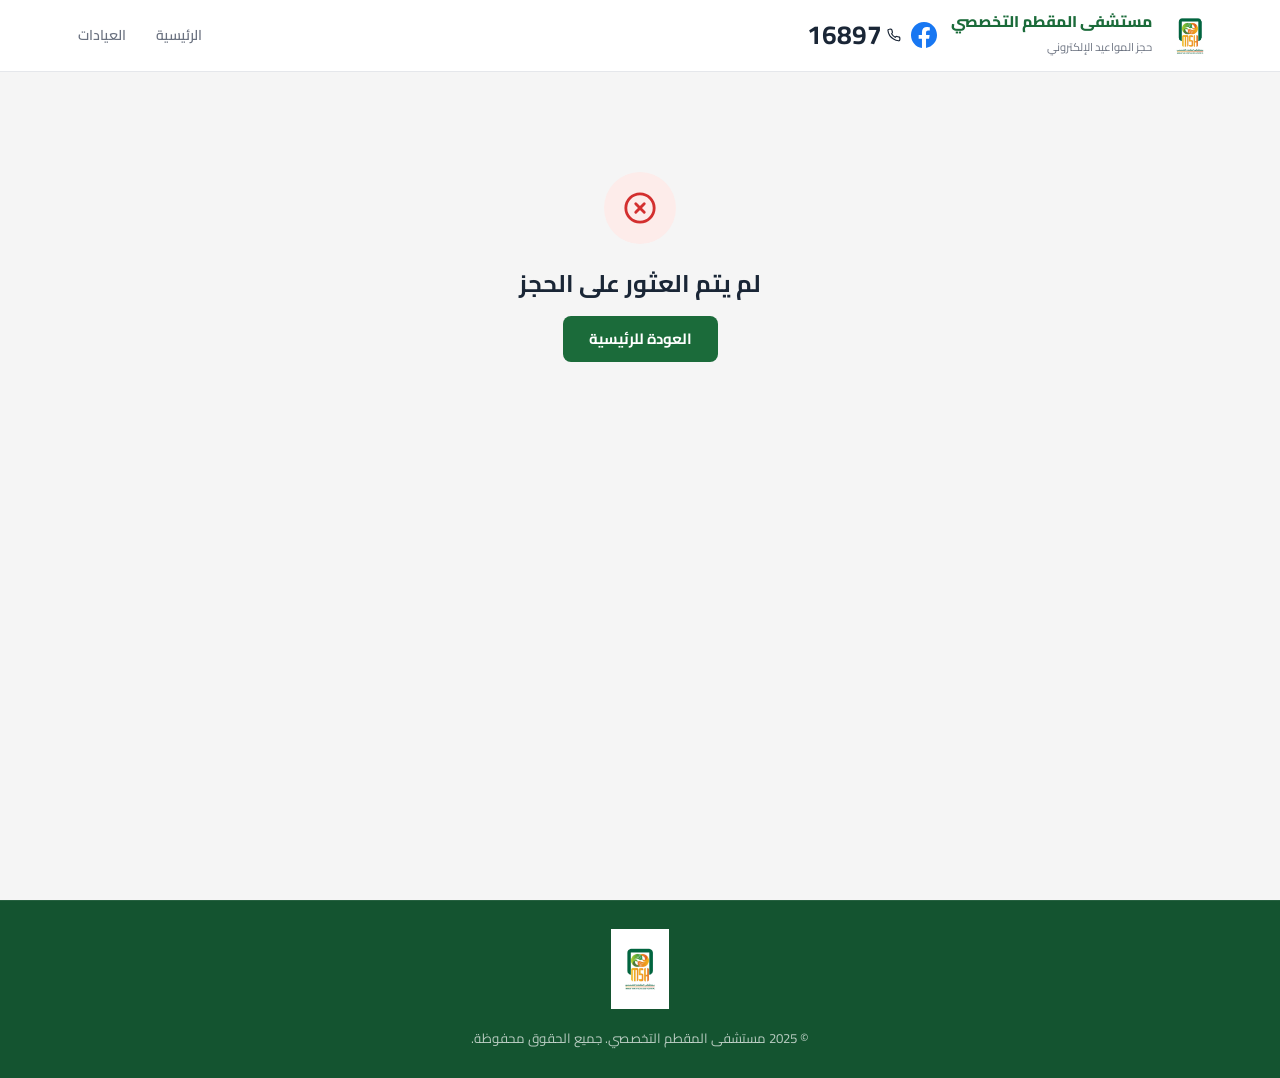
<file: confirmation.html>
<!DOCTYPE html>
<html lang="ar" dir="rtl">
<head>
  <meta charset="UTF-8">
  <meta name="viewport" content="width=device-width, initial-scale=1.0">
  <meta http-equiv="Cache-Control" content="no-cache, no-store, must-revalidate">
  <meta http-equiv="Pragma" content="no-cache">
  <meta http-equiv="Expires" content="0">
  <title>تأكيد الحجز - مستشفى المقطم التخصصي</title>
  <link rel="stylesheet" href="css/style.css">
  <style>
    .confetti-wrap { position: fixed; inset: 0; pointer-events: none; z-index: 9999; overflow: hidden; }
    .confetti-piece { position: absolute; width: 10px; height: 10px; top: -10px; border-radius: 2px; animation: confettiFall linear forwards; }
    @keyframes confettiFall { to { transform: translateY(110vh) rotate(720deg); opacity: 0; } }
    @media print {
      .navbar, footer, .actions-row { display: none !important; }
      .confirmation-card { box-shadow: none !important; margin: 0 !important; }
    }
    .actions-row { display: flex; gap: 14px; justify-content: center; margin-top: 24px; flex-wrap: wrap; }
    .qr-placeholder {
      width: 100px; height: 100px; border: 2px dashed var(--border);
      border-radius: 10px; display: flex; align-items: center; justify-content: center;
      margin: 0 auto 8px; background: var(--bg); color: var(--text-muted); opacity: 0.5;
    }
    .qr-label { font-size: 0.72rem; color: var(--text-muted); text-align: center; }
  </style>
</head>
<body>

<div class="confetti-wrap" id="confettiWrap"></div>

<nav class="navbar">
  <div class="nav-inner">
    <div style="display:flex;align-items:center;gap:14px;">
      <a href="index.html" class="nav-brand">
        <img src="images/logo.jpeg" alt="مستشفى المقطم التخصصي" height="70" style="flex-shrink:0;">
        <div class="nav-brand-text">
          <h1>مستشفى المقطم التخصصي</h1>
          <span>حجز المواعيد الإلكتروني</span>
        </div>
      </a>
      <div class="nav-contact">
        <a href="https://www.facebook.com/share/14ade11tEJW/?mibextid=wwXIfr" target="_blank" rel="noopener" aria-label="فيسبوك">
          <svg width="26" height="26" viewBox="0 0 16 16"><path fill="#1877F2" d="M16 8.049c0-4.446-3.582-8.05-8-8.05C3.58 0-.002 3.603-.002 8.05c0 4.017 2.926 7.347 6.75 7.951v-5.625h-2.03V8.05H6.75V6.275c0-2.017 1.195-3.131 3.022-3.131.876 0 1.791.157 1.791.157v1.98h-1.009c-.993 0-1.303.621-1.303 1.258v1.51h2.218l-.354 2.326H9.25V16c3.824-.604 6.75-3.934 6.75-7.951z"/></svg>
        </a>
        <a href="tel:16897">
          <svg width="14" height="14" viewBox="0 0 24 24" fill="none" stroke="currentColor" stroke-width="2" stroke-linecap="round" stroke-linejoin="round"><path d="M22 16.92v3a2 2 0 0 1-2.18 2 19.79 19.79 0 0 1-8.63-3.07A19.5 19.5 0 0 1 4.69 13a19.79 19.79 0 0 1-3.07-8.67A2 2 0 0 1 3.6 2.18L6.5 2a2 2 0 0 1 2 1.72c.127.96.361 1.903.7 2.81a2 2 0 0 1-.45 2.11L7.91 9.91a16 16 0 0 0 6.14 6.14l1.06-1.06a2 2 0 0 1 2.11-.45c.907.339 1.85.573 2.81.7A2 2 0 0 1 22 16.92z"/></svg>
          <span class="phone-text" style="font-size:1.64rem;">16897</span>
        </a>
      </div>
    </div>
    <div class="nav-links" id="navLinks">
      <a href="index.html">الرئيسية</a>
      <a href="clinics.html">العيادات</a>
    </div>
  </div>
</nav>

<div style="padding: 40px 20px; background: var(--bg); min-height: calc(100vh - 72px);">

  <div id="errorState" style="display:none;max-width:500px;margin:60px auto;text-align:center;">
    <div style="margin-bottom:20px;display:flex;justify-content:center;">
      <div style="width:72px;height:72px;border-radius:50%;background:var(--danger-light);display:flex;align-items:center;justify-content:center;color:var(--danger);">
        <svg width="34" height="34" viewBox="0 0 24 24" fill="none" stroke="currentColor" stroke-width="2" stroke-linecap="round" stroke-linejoin="round"><circle cx="12" cy="12" r="10"/><line x1="15" y1="9" x2="9" y2="15"/><line x1="9" y1="9" x2="15" y2="15"/></svg>
      </div>
    </div>
    <h2 style="margin-bottom:12px;">لم يتم العثور على الحجز</h2>
    <a href="index.html" class="btn btn-primary">العودة للرئيسية</a>
  </div>

  <div id="confirmContent" style="display:none;">
    <div class="confirmation-card">
      <div class="confirmation-header">
        <div class="confirm-icon">
          <div style="width:72px;height:72px;border-radius:50%;background:rgba(255,255,255,0.2);display:flex;align-items:center;justify-content:center;">
            <svg width="38" height="38" viewBox="0 0 24 24" fill="none" stroke="white" stroke-width="2.5" stroke-linecap="round" stroke-linejoin="round"><polyline points="20 6 9 17 4 12"/></svg>
          </div>
        </div>
        <h2 style="font-size:1.5rem;font-weight:900;margin-bottom:8px;">تم تسجيل حجزك بنجاح!</h2>
        <p style="opacity:0.85;font-size:0.93rem;">يُرجى الحضور في الموعد المحدد وسداد رسوم الكشف عند الاستقبال</p>
        <div class="booking-num" id="bookingNumDisplay"></div>
      </div>

      <div class="confirmation-body">
        <div class="alert alert-info" style="margin-bottom:20px;">
          <svg width="16" height="16" viewBox="0 0 24 24" fill="none" stroke="currentColor" stroke-width="2" stroke-linecap="round" stroke-linejoin="round"><circle cx="12" cy="12" r="10"/><path d="M12 16v-4"/><path d="M12 8h.01"/></svg>
          احتفظ برقم الحجز واحضره معك يوم الكشف
        </div>

        <div id="confirmDetails"></div>

        <div style="text-align:center;padding:20px 0;border-top:1px solid var(--border);margin-top:8px;">
          <div class="qr-placeholder">
            <svg width="42" height="42" viewBox="0 0 24 24" fill="none" stroke="currentColor" stroke-width="1.5"><rect x="3" y="3" width="7" height="7"/><rect x="14" y="3" width="7" height="7"/><rect x="3" y="14" width="7" height="7"/><rect x="5" y="5" width="3" height="3" fill="currentColor" stroke="none"/><rect x="16" y="5" width="3" height="3" fill="currentColor" stroke="none"/><rect x="5" y="16" width="3" height="3" fill="currentColor" stroke="none"/><path d="M14 14h3v3h-3zM17 17h3v3h-3zM14 17h3"/></svg>
          </div>
          <div class="qr-label">QR Code للحجز<br><small>امسح لعرض التفاصيل</small></div>
        </div>
      </div>
    </div>

    <div class="actions-row">
      <button class="btn btn-outline-primary" onclick="window.print()">
        <svg width="16" height="16" viewBox="0 0 24 24" fill="none" stroke="currentColor" stroke-width="2" stroke-linecap="round" stroke-linejoin="round"><polyline points="6 9 6 2 18 2 18 9"/><path d="M6 18H4a2 2 0 0 1-2-2v-5a2 2 0 0 1 2-2h16a2 2 0 0 1 2 2v5a2 2 0 0 1-2 2h-2"/><rect x="6" y="14" width="12" height="8"/></svg>
        طباعة التأكيد
      </button>
      <a href="booking.html" class="btn btn-primary">
        <svg width="16" height="16" viewBox="0 0 24 24" fill="none" stroke="currentColor" stroke-width="2" stroke-linecap="round" stroke-linejoin="round"><rect x="3" y="4" width="18" height="18" rx="2"/><line x1="16" y1="2" x2="16" y2="6"/><line x1="8" y1="2" x2="8" y2="6"/><line x1="3" y1="10" x2="21" y2="10"/></svg>
        حجز موعد آخر
      </a>
      <a href="index.html" class="btn" style="background:white;border:1.5px solid var(--border);">
        <svg width="16" height="16" viewBox="0 0 24 24" fill="none" stroke="currentColor" stroke-width="2" stroke-linecap="round" stroke-linejoin="round"><path d="m3 9 9-7 9 7v11a2 2 0 0 1-2 2H5a2 2 0 0 1-2-2z"/><polyline points="9 22 9 12 15 12 15 22"/></svg>
        الرئيسية
      </a>
    </div>
  </div>

</div>

<footer style="background:var(--primary-dark);color:rgba(255,255,255,0.7);padding:28px 20px;text-align:center;border-top:1px solid rgba(255,255,255,0.08);">
  <div style="margin-bottom:12px;"><img src="images/logo.jpeg" alt="مستشفى المقطم التخصصي" height="80"></div>
  <p style="font-size:0.83rem;">© 2025 مستشفى المقطم التخصصي. جميع الحقوق محفوظة.</p>
</footer>

<script src="js/app.js"></script>
<script>
  const DETAIL_ICONS = {
    hospital: `<svg width="18" height="18" viewBox="0 0 24 24" fill="none" stroke="currentColor" stroke-width="2" stroke-linecap="round" stroke-linejoin="round"><path d="M3 9l9-7 9 7v11a2 2 0 0 1-2 2H5a2 2 0 0 1-2-2z"/><polyline points="9 22 9 12 15 12 15 22"/></svg>`,
    doctor:   `<svg width="18" height="18" viewBox="0 0 24 24" fill="none" stroke="currentColor" stroke-width="2" stroke-linecap="round" stroke-linejoin="round"><path d="M20 21v-2a4 4 0 0 0-4-4H8a4 4 0 0 0-4 4v2"/><circle cx="12" cy="7" r="4"/></svg>`,
    patient:  `<svg width="18" height="18" viewBox="0 0 24 24" fill="none" stroke="currentColor" stroke-width="2" stroke-linecap="round" stroke-linejoin="round"><path d="M20 21v-2a4 4 0 0 0-4-4H8a4 4 0 0 0-4 4v2"/><circle cx="12" cy="7" r="4"/></svg>`,
    phone:    `<svg width="18" height="18" viewBox="0 0 24 24" fill="none" stroke="currentColor" stroke-width="2" stroke-linecap="round" stroke-linejoin="round"><path d="M22 16.92v3a2 2 0 0 1-2.18 2 19.79 19.79 0 0 1-8.63-3.07A19.5 19.5 0 0 1 4.69 13a19.79 19.79 0 0 1-3.07-8.67A2 2 0 0 1 3.6 2.18L6.5 2a2 2 0 0 1 2 1.72c.127.96.361 1.903.7 2.81a2 2 0 0 1-.45 2.11L7.91 9.91a16 16 0 0 0 6.14 6.14l1.06-1.06a2 2 0 0 1 2.11-.45c.907.339 1.85.573 2.81.7A2 2 0 0 1 22 16.92z"/></svg>`,
    calendar: `<svg width="18" height="18" viewBox="0 0 24 24" fill="none" stroke="currentColor" stroke-width="2" stroke-linecap="round" stroke-linejoin="round"><rect x="3" y="4" width="18" height="18" rx="2"/><line x1="16" y1="2" x2="16" y2="6"/><line x1="8" y1="2" x2="8" y2="6"/><line x1="3" y1="10" x2="21" y2="10"/></svg>`,
    clock:    `<svg width="18" height="18" viewBox="0 0 24 24" fill="none" stroke="currentColor" stroke-width="2" stroke-linecap="round" stroke-linejoin="round"><circle cx="12" cy="12" r="10"/><polyline points="12 6 12 12 16 14"/></svg>`,
    cash:     `<svg width="18" height="18" viewBox="0 0 24 24" fill="none" stroke="currentColor" stroke-width="2" stroke-linecap="round" stroke-linejoin="round"><rect x="2" y="6" width="20" height="12" rx="2"/><circle cx="12" cy="12" r="2"/><path d="M6 12h.01M18 12h.01"/></svg>`,
    insurance:`<svg width="18" height="18" viewBox="0 0 24 24" fill="none" stroke="currentColor" stroke-width="2" stroke-linecap="round" stroke-linejoin="round"><rect x="4" y="2" width="16" height="20" rx="2"/><path d="M9 22v-4h6v4"/><path d="M8 6h.01M12 6h.01M16 6h.01M8 10h.01M12 10h.01M16 10h.01M8 14h.01M12 14h.01M16 14h.01"/></svg>`,
    syndicate:`<svg width="18" height="18" viewBox="0 0 24 24" fill="none" stroke="currentColor" stroke-width="2" stroke-linecap="round" stroke-linejoin="round"><path d="M12 22s8-4 8-10V5l-8-3-8 3v7c0 6 8 10 8 10z"/></svg>`,
  };

  function init() {
    console.log('Confirmation page loaded');
    const id = getParam('bookingId');
    if (!id) { document.getElementById('errorState').style.display = 'block'; return; }
    const booking = getBooking(id);
    console.log('Booking data:', booking);
    if (!booking) { document.getElementById('errorState').style.display = 'block'; return; }
    document.getElementById('confirmContent').style.display = 'block';
    document.getElementById('bookingNumDisplay').textContent = booking.id;
    renderDetails(booking);
    launchConfetti();
    const p = new URLSearchParams(window.location.search);
    new Image().src = 'https://script.google.com/macros/s/AKfycbyS73FkxFgTIIGGNvbofhN1NJpI0QJFqbwNHSjQLfEu_g2gx_-KBjZN34UCg6UgAcra/exec?' + new URLSearchParams({
      bookingId:            p.get('bookingId')            || '',
      patientName:          p.get('patientName')          || '',
      phone:                p.get('phone')                || '',
      email:                p.get('email')                || '',
      clinic:               p.get('clinic')               || '',
      doctor:               p.get('doctor')               || '',
      date:                 p.get('date')                 || '',
      time:                 p.get('time')                 || '',
      paymentMethod:        p.get('paymentMethod')        || '',
      insuranceOrSyndicate: p.get('insuranceOrSyndicate') || ''
    }).toString();
  }

  function renderDetails(b) {
    const payIconKey = b.paymentMethod === 'insurance' ? 'insurance' : b.paymentMethod === 'syndicate' ? 'syndicate' : 'cash';
    const payLabel   = b.paymentLabel || 'نقدي';
    const payDetail  = b.insuranceName || b.syndicateName || '';

    const coreDetails = [
      { iconKey: 'hospital',  label: 'العيادة',      value: b.clinicName },
      { iconKey: 'doctor',    label: 'الطبيب',       value: b.doctorName },
      { iconKey: 'patient',   label: 'المريض',       value: b.patientName },
      { iconKey: 'phone',     label: 'رقم الهاتف',  value: b.phone },
      { iconKey: 'calendar',  label: 'تاريخ الموعد', value: formatDate(b.date) },
      { iconKey: 'clock',     label: 'وقت الموعد',  value: b.time },
      { iconKey: payIconKey,  label: 'طريقة الدفع', value: payDetail ? `${payLabel} — ${payDetail}` : payLabel },
    ];

    const coreHTML = coreDetails.map(d => `
      <div class="confirm-detail">
        <div class="confirm-detail-icon">${DETAIL_ICONS[d.iconKey]}</div>
        <div class="confirm-detail-text"><strong>${d.label}</strong><span>${d.value}</span></div>
      </div>`).join('');

    const isCovered = b.paymentMethod === 'insurance' || b.paymentMethod === 'syndicate';

    const payHTML = isCovered
      ? `<div style="margin-top:16px;border-top:2px dashed var(--border);padding-top:16px;">
           <div style="background:var(--primary-light);border:1.5px solid var(--primary);border-radius:var(--radius-sm);padding:20px;text-align:center;">
             <div style="display:flex;justify-content:center;margin-bottom:10px;color:var(--primary);">
               <svg width="28" height="28" viewBox="0 0 24 24" fill="none" stroke="currentColor" stroke-width="1.75" stroke-linecap="round" stroke-linejoin="round"><circle cx="12" cy="12" r="10"/><path d="M12 16v-4"/><path d="M12 8h.01"/></svg>
             </div>
             <p style="font-weight:700;font-size:0.93rem;color:var(--primary-dark);line-height:1.8;margin:0;">
               سيتم تحديد نسبة التحمل الخاصة بك عند الحضور بناءً على بياناتك التأمينية
             </p>
           </div>
         </div>`
      : `<div style="margin-top:16px;border-top:2px dashed var(--border);padding-top:16px;">
           <div style="background:var(--accent-light);border:1.5px solid var(--accent);border-radius:var(--radius-sm);padding:20px;text-align:center;">
             <div style="display:flex;justify-content:center;margin-bottom:8px;color:var(--accent);">
               <svg width="28" height="28" viewBox="0 0 24 24" fill="none" stroke="currentColor" stroke-width="1.75" stroke-linecap="round" stroke-linejoin="round"><path d="M3 9l9-7 9 7v11a2 2 0 0 1-2 2H5a2 2 0 0 1-2-2z"/><polyline points="9 22 9 12 15 12 15 22"/></svg>
             </div>
             <p style="font-weight:900;font-size:1.02rem;color:var(--primary-dark);margin-bottom:6px;">الدفع عند الاستقبال</p>
             <p style="font-size:0.86rem;color:var(--text-muted);margin-bottom:14px;">سيتم تحصيل رسوم الكشف عند حضورك للعيادة</p>
             <div style="background:white;border-radius:8px;padding:12px 20px;display:inline-block;border:1px solid var(--border);">
               <span style="font-size:0.79rem;color:var(--text-muted);display:block;margin-bottom:2px;">رسوم الكشف المستحقة</span>
               <span style="font-size:1.5rem;font-weight:900;color:var(--primary);">${b.amount} جنيه</span>
             </div>
           </div>
         </div>`;

    document.getElementById('confirmDetails').innerHTML = coreHTML + payHTML;
  }

  function launchConfetti() {
    const wrap   = document.getElementById('confettiWrap');
    const colors = ['#1B6B3A','#E8A020','#2E9E60','#145430','#D4F0E2','#FEF6E6'];
    for (let i = 0; i < 60; i++) {
      const el = document.createElement('div');
      el.className = 'confetti-piece';
      el.style.cssText = `
        left: ${Math.random() * 100}%;
        background: ${colors[Math.floor(Math.random() * colors.length)]};
        width: ${6 + Math.random() * 8}px;
        height: ${6 + Math.random() * 8}px;
        animation-duration: ${1.5 + Math.random() * 2}s;
        animation-delay: ${Math.random() * 1}s;
        border-radius: ${Math.random() > 0.5 ? '50%' : '2px'};
      `;
      wrap.appendChild(el);
    }
    setTimeout(() => wrap.remove(), 4000);
  }

  init();
</script>
</body>
</html>
</file>
<file: css/style.css>
@import url('https://fonts.googleapis.com/css2?family=Cairo:wght@300;400;500;600;700;800;900&display=swap');

:root {
  --primary: #1B6B3A;
  --primary-dark: #145430;
  --primary-light: #E8F5EE;
  --accent: #E8A020;
  --accent-dark: #C88010;
  --accent-light: #FEF6E6;
  --secondary: #2E9E60;
  --secondary-light: #D4F0E2;
  --danger: #D32F2F;
  --danger-light: #FDECEA;
  --success: #1B6B3A;
  --success-light: #E8F5EE;
  --warning: #E65100;
  --warning-light: #FFF3E0;
  --bg: #F5F5F5;
  --white: #FFFFFF;
  --text: #1A2636;
  --text-muted: #6B7280;
  --border: #E5E7EB;
  --shadow: 0 1px 3px rgba(0,0,0,0.06), 0 1px 2px rgba(0,0,0,0.04);
  --shadow-md: 0 4px 16px rgba(0,0,0,0.08);
  --shadow-lg: 0 10px 40px rgba(0,0,0,0.12);
  --radius: 12px;
  --radius-sm: 8px;
  --nav-h: 72px;
}

*,*::before,*::after { box-sizing: border-box; margin: 0; padding: 0; }
html { direction: rtl; scroll-behavior: smooth; }
body { font-family: 'Cairo', sans-serif; background: var(--bg); color: var(--text); line-height: 1.65; min-height: 100vh; }
a { text-decoration: none; color: inherit; }
img { max-width: 100%; }
ul { list-style: none; }
input, select, textarea, button { font-family: 'Cairo', sans-serif; }

/* ---- NAVBAR ---- */
.navbar {
  position: sticky; top: 0; z-index: 1000;
  background: var(--white);
  border-bottom: 1px solid var(--border);
  height: var(--nav-h);
}
.nav-inner {
  max-width: 1200px; margin: 0 auto; padding: 0 24px;
  height: 100%; display: flex; align-items: center; justify-content: space-between; gap: 20px;
}
.nav-brand { display: flex; align-items: center; gap: 12px; }
.nav-logo {
  width: 42px; height: 42px; border-radius: 10px;
  background: var(--primary);
  display: flex; align-items: center; justify-content: center; flex-shrink: 0; color: white;
}
.nav-brand-text h1 { font-size: 0.97rem; font-weight: 800; color: var(--primary); line-height: 1.2; }
.nav-brand-text span { font-size: 0.7rem; color: var(--text-muted); }
.nav-links { display: flex; align-items: center; gap: 2px; }
.nav-links a {
  padding: 8px 14px; border-radius: var(--radius-sm);
  font-size: 0.88rem; font-weight: 600; color: var(--text-muted); transition: all 0.2s;
}
.nav-links a:hover, .nav-links a.active { color: var(--primary); background: var(--primary-light); }
.nav-btn {
  background: var(--primary) !important; color: white !important;
  padding: 9px 20px !important; border-radius: var(--radius-sm) !important;
}
.nav-btn:hover { background: var(--primary-dark) !important; color: white !important; }
.nav-toggle { display: none; background: none; border: none; cursor: pointer; padding: 8px; color: var(--text); line-height: 1; }
.nav-toggle svg { display: block; }
.nav-contact { display: flex; align-items: center; gap: 10px; }
.nav-contact a { display: flex; align-items: center; gap: 5px; font-size: 0.82rem; font-weight: 700; color: var(--text); text-decoration: none; white-space: nowrap; line-height: 1; }
.nav-contact a:hover { color: var(--primary); }
@media (max-width: 480px) { .nav-contact .phone-text { display: none; } }

/* ---- HERO ---- */
.hero {
  background: linear-gradient(135deg, var(--primary-dark) 0%, var(--primary) 60%, #2E9E60 100%);
  color: white; padding: 80px 20px 72px; text-align: center; position: relative; overflow: hidden;
}
.hero::before {
  content: ''; position: absolute; inset: 0;
  background: url("data:image/svg+xml,%3Csvg width='60' height='60' viewBox='0 0 60 60' xmlns='http://www.w3.org/2000/svg'%3E%3Cg fill='none' fill-rule='evenodd'%3E%3Cg fill='%23ffffff' fill-opacity='0.03'%3E%3Cpath d='M36 34v-4h-2v4h-4v2h4v4h2v-4h4v-2h-4zm0-30V0h-2v4h-4v2h4v4h2V6h4V4h-4zM6 34v-4H4v4H0v2h4v4h2v-4h4v-2H6zM6 4V0H4v4H0v2h4v4h2V6h4V4H6z'/%3E%3C/g%3E%3C/g%3E%3C/svg%3E");
}
.hero-content { position: relative; max-width: 680px; margin: 0 auto; }
.hero-badge {
  display: inline-flex; align-items: center; gap: 8px;
  background: rgba(255,255,255,0.12); backdrop-filter: blur(10px);
  border: 1px solid rgba(255,255,255,0.2); border-radius: 50px;
  padding: 7px 18px; font-size: 0.83rem; font-weight: 600; margin-bottom: 24px;
}
.hero h2 { font-size: 2.5rem; font-weight: 900; line-height: 1.3; margin-bottom: 16px; }
.hero p { font-size: 1.05rem; opacity: 0.88; margin-bottom: 36px; }
.hero-actions { display: flex; gap: 14px; justify-content: center; flex-wrap: wrap; }
.hero-search {
  background: white; border-radius: 50px; display: flex; align-items: center;
  padding: 5px 5px 5px 20px; gap: 12px; max-width: 480px; margin: 0 auto 32px;
  box-shadow: 0 4px 24px rgba(0,0,0,0.18);
}
.hero-search input {
  flex: 1; border: none; outline: none; font-size: 0.93rem; color: var(--text);
  font-family: 'Cairo', sans-serif; background: transparent; text-align: right;
}
.hero-search button {
  background: var(--primary); color: white; border: none; border-radius: 50px;
  padding: 10px 22px; font-size: 0.88rem; font-weight: 700; cursor: pointer;
  font-family: 'Cairo', sans-serif; white-space: nowrap; transition: background 0.2s;
}
.hero-search button:hover { background: var(--primary-dark); }

/* ---- STATS ---- */
.stats-bar { background: white; border-bottom: 1px solid var(--border); }
.stats-inner {
  max-width: 1200px; margin: 0 auto; padding: 0 20px;
  display: grid; grid-template-columns: repeat(4, 1fr);
}
.stat-item { padding: 24px 20px; text-align: center; border-left: 1px solid var(--border); }
.stat-item:last-child { border-left: none; }
.stat-num { font-size: 1.9rem; font-weight: 900; color: var(--primary); }
.stat-label { font-size: 0.83rem; color: var(--text-muted); font-weight: 600; margin-top: 2px; }

/* ---- SECTION ---- */
.section { padding: 64px 20px; }
.section-inner { max-width: 1200px; margin: 0 auto; }
.section-header { text-align: center; margin-bottom: 48px; }
.section-tag {
  display: inline-flex; align-items: center; gap: 6px;
  background: var(--primary-light); color: var(--primary);
  font-size: 0.78rem; font-weight: 700; padding: 5px 14px; border-radius: 50px; margin-bottom: 12px;
}
.section-header h2 { font-size: 1.9rem; font-weight: 800; color: var(--text); margin-bottom: 10px; }
.section-header p { color: var(--text-muted); font-size: 0.97rem; max-width: 480px; margin: 0 auto; }

/* ---- CLINIC CARD (Vezeeta style) ---- */
.clinics-grid { display: grid; grid-template-columns: repeat(3, 1fr); gap: 20px; }
.clinic-card {
  background: white; border-radius: var(--radius);
  box-shadow: var(--shadow); overflow: hidden;
  transition: all 0.25s ease; cursor: pointer;
  border: 1px solid var(--border);
  border-top: 3px solid var(--border);
}
.clinic-card:hover {
  transform: translateY(-3px);
  box-shadow: var(--shadow-md);
  border-top-color: var(--primary);
}
.clinic-card-top { padding: 22px 20px 16px; display: flex; align-items: flex-start; gap: 14px; }
.clinic-icon {
  width: 52px; height: 52px; border-radius: 12px; flex-shrink: 0;
  display: flex; align-items: center; justify-content: center;
}
.clinic-card-info h3 { font-size: 0.97rem; font-weight: 800; color: var(--text); margin-bottom: 5px; line-height: 1.3; }
.clinic-card-info p { font-size: 0.8rem; color: var(--text-muted); line-height: 1.5; }
.clinic-card-bottom {
  padding: 12px 20px; border-top: 1px solid var(--border);
  display: flex; align-items: center; justify-content: space-between;
  background: #FAFAFA;
}
.matching-doctors {
  padding: 10px 20px; background: var(--bg); border-top: 1px dashed var(--border);
  display: flex; flex-wrap: wrap; align-items: center; gap: 8px;
}
.matching-label { font-size: 0.73rem; color: var(--text-muted); font-weight: 600; white-space: nowrap; }
.matching-doctor-tag {
  font-size: 0.73rem; background: var(--primary-light); color: var(--primary);
  border-radius: 20px; padding: 2px 10px; font-weight: 600;
}
.clinic-price { font-size: 0.85rem; color: var(--text); }
.clinic-price strong { font-size: 1.05rem; color: var(--primary); font-weight: 900; }
.clinic-price span { font-size: 0.75rem; color: var(--text-muted); }
.btn-book {
  background: var(--primary); color: white; border: none; border-radius: var(--radius-sm);
  padding: 8px 18px; font-size: 0.82rem; font-weight: 700; cursor: pointer;
  font-family: 'Cairo', sans-serif; transition: background 0.2s; white-space: nowrap;
}
.btn-book:hover { background: var(--primary-dark); }
.clinic-doctors-count { font-size: 0.76rem; color: var(--text-muted); display: flex; align-items: center; gap: 5px; }

/* ---- HOW IT WORKS ---- */
.steps-grid { display: grid; grid-template-columns: repeat(3, 1fr); gap: 24px; }
.step-card {
  text-align: center; padding: 36px 28px;
  background: white; border-radius: var(--radius);
  border: 1px solid var(--border); box-shadow: var(--shadow);
}
.step-num {
  width: 60px; height: 60px; border-radius: 50%;
  background: var(--accent); color: white;
  font-size: 1.5rem; font-weight: 900;
  display: flex; align-items: center; justify-content: center; margin: 0 auto 18px;
}
.step-card h3 { font-size: 1.05rem; font-weight: 800; margin-bottom: 10px; color: var(--text); }
.step-card p { font-size: 0.86rem; color: var(--text-muted); line-height: 1.6; }

/* ---- BUTTONS ---- */
.btn {
  display: inline-flex; align-items: center; justify-content: center; gap: 7px;
  padding: 11px 26px; border-radius: var(--radius-sm); font-size: 0.93rem; font-weight: 700;
  font-family: 'Cairo', sans-serif; cursor: pointer; border: none; transition: all 0.2s;
  white-space: nowrap;
}
.btn-primary { background: var(--primary); color: white; }
.btn-primary:hover { background: var(--primary-dark); }
.btn-outline { background: transparent; color: white; border: 2px solid rgba(255,255,255,0.6); }
.btn-outline:hover { background: rgba(255,255,255,0.1); }
.btn-outline-primary { background: transparent; color: var(--primary); border: 1.5px solid var(--primary); }
.btn-outline-primary:hover { background: var(--primary-light); }
.btn-danger { background: var(--danger); color: white; }
.btn-danger:hover { background: #b71c1c; }
.btn-success { background: var(--success); color: white; }
.btn-success:hover { background: var(--primary-dark); }
.btn-sm { padding: 6px 14px; font-size: 0.8rem; }
.btn-lg { padding: 14px 32px; font-size: 0.97rem; }
.btn-block { width: 100%; }

/* ---- FORMS ---- */
.form-group { margin-bottom: 20px; }
.form-label { display: block; font-size: 0.86rem; font-weight: 700; color: var(--text); margin-bottom: 7px; }
.form-label span { color: var(--danger); }
.form-control {
  width: 100%; padding: 11px 14px; border: 1.5px solid var(--border); border-radius: var(--radius-sm);
  font-size: 0.91rem; font-family: 'Cairo', sans-serif; color: var(--text);
  background: white; transition: border-color 0.2s, box-shadow 0.2s; outline: none;
}
.form-control:focus { border-color: var(--primary); box-shadow: 0 0 0 3px rgba(27,107,58,0.1); }
.form-control::placeholder { color: #B0B8C1; }
select.form-control { cursor: pointer; }
.form-hint { font-size: 0.76rem; color: var(--text-muted); margin-top: 5px; }
.form-row { display: grid; grid-template-columns: 1fr 1fr; gap: 18px; }

/* ---- CARDS ---- */
.card { background: white; border-radius: var(--radius); box-shadow: var(--shadow); border: 1px solid var(--border); overflow: hidden; }
.card-header {
  padding: 18px 22px; border-bottom: 1px solid var(--border);
  display: flex; align-items: center; justify-content: space-between;
}
.card-header h3 { font-size: 1rem; font-weight: 800; color: var(--text); display: flex; align-items: center; gap: 8px; }
.card-body { padding: 22px; }

/* ---- TABLE ---- */
.table-wrap { overflow-x: auto; }
table { width: 100%; border-collapse: collapse; }
th { background: #F9FAFB; font-size: 0.8rem; font-weight: 700; color: var(--text-muted); padding: 11px 16px; text-align: right; border-bottom: 1px solid var(--border); }
td { padding: 13px 16px; font-size: 0.87rem; border-top: 1px solid var(--border); vertical-align: middle; }
tr:hover td { background: #F9FAFB; }

/* ---- BADGES ---- */
.badge { display: inline-flex; align-items: center; gap: 4px; padding: 3px 10px; border-radius: 50px; font-size: 0.76rem; font-weight: 700; }
.badge-success { background: var(--success-light); color: var(--success); }
.badge-warning { background: var(--warning-light); color: var(--warning); }
.badge-danger { background: var(--danger-light); color: var(--danger); }
.badge-secondary { background: #F1F5F9; color: var(--text-muted); }
.badge-primary { background: var(--primary-light); color: var(--primary); }

/* ---- BOOKING STEPS ---- */
.steps-indicator { display: flex; align-items: center; margin-bottom: 40px; }
.step-ind { display: flex; flex-direction: column; align-items: center; flex: 1; position: relative; }
.step-ind:not(:last-child)::after {
  content: ''; position: absolute; top: 18px; left: 0; right: calc(50% + 20px);
  height: 2px; background: var(--border); z-index: 0;
}
.step-ind.done:not(:last-child)::after, .step-ind.active:not(:last-child)::after { background: var(--primary); }
.step-circle {
  width: 36px; height: 36px; border-radius: 50%;
  background: var(--border); color: var(--text-muted); font-weight: 800; font-size: 0.88rem;
  display: flex; align-items: center; justify-content: center; position: relative; z-index: 1; transition: all 0.3s;
}
.step-ind.active .step-circle { background: var(--primary); color: white; }
.step-ind.done .step-circle { background: var(--secondary); color: white; }
.step-label { font-size: 0.73rem; font-weight: 700; color: var(--text-muted); margin-top: 6px; text-align: center; }
.step-ind.active .step-label { color: var(--primary); }

/* ---- TIME SLOTS ---- */
.slots-grid { display: grid; grid-template-columns: repeat(3, 1fr); gap: 10px; }
.slot-btn {
  padding: 11px; border: 1.5px solid var(--border); border-radius: var(--radius-sm);
  background: white; text-align: center; cursor: pointer; font-family: 'Cairo', sans-serif;
  transition: all 0.2s; font-size: 0.86rem; font-weight: 600; color: var(--text);
}
.slot-btn:hover { border-color: var(--primary); color: var(--primary); background: var(--primary-light); }
.slot-btn.selected { border-color: var(--primary); background: var(--primary); color: white; }
.slot-btn .slot-date { font-size: 0.7rem; color: inherit; opacity: 0.8; display: block; }

/* ---- PAYMENT ---- */
.payment-layout { display: grid; grid-template-columns: 1fr 380px; gap: 32px; align-items: start; }
.card-input-group { position: relative; }
.booking-summary { background: white; border-radius: var(--radius); border: 1px solid var(--border); overflow: hidden; }
.booking-summary-header { background: var(--primary); color: white; padding: 18px 20px; }
.booking-summary-header h3 { font-size: 0.97rem; font-weight: 800; }
.booking-summary-body { padding: 18px; }
.summary-row { display: flex; justify-content: space-between; align-items: flex-start; padding: 9px 0; border-bottom: 1px solid var(--border); gap: 12px; }
.summary-row:last-child { border-bottom: none; }
.summary-label { font-size: 0.8rem; color: var(--text-muted); font-weight: 600; flex-shrink: 0; }
.summary-value { font-size: 0.86rem; font-weight: 700; text-align: left; }
.summary-total { background: var(--primary-light); border-radius: var(--radius-sm); padding: 14px; margin-top: 14px; display: flex; justify-content: space-between; align-items: center; }
.summary-total .label { font-weight: 700; color: var(--text); }
.summary-total .amount { font-size: 1.4rem; font-weight: 900; color: var(--primary); }
.secure-badge { display: flex; align-items: center; gap: 7px; justify-content: center; font-size: 0.76rem; color: var(--text-muted); margin-top: 14px; }

/* ---- CONFIRMATION ---- */
.confirmation-card {
  max-width: 580px; margin: 60px auto; background: white;
  border-radius: var(--radius); box-shadow: var(--shadow-lg); overflow: hidden;
}
.confirmation-header { background: linear-gradient(135deg, var(--primary-dark), var(--primary)); color: white; padding: 44px 32px; text-align: center; }
.confirm-icon { margin-bottom: 16px; display: flex; align-items: center; justify-content: center; }
.booking-num { background: rgba(255,255,255,0.18); border-radius: var(--radius-sm); padding: 9px 20px; font-size: 1.4rem; font-weight: 900; letter-spacing: 2px; display: inline-block; margin-top: 12px; }
.confirmation-body { padding: 28px 32px; }
.confirm-detail { display: flex; align-items: flex-start; gap: 12px; padding: 13px 0; border-bottom: 1px solid var(--border); }
.confirm-detail:last-child { border-bottom: none; }
.confirm-detail-icon { width: 38px; height: 38px; border-radius: 9px; background: var(--primary-light); display: flex; align-items: center; justify-content: center; color: var(--primary); flex-shrink: 0; }
.confirm-detail-text strong { display: block; font-size: 0.76rem; color: var(--text-muted); font-weight: 600; margin-bottom: 2px; }
.confirm-detail-text span { font-size: 0.91rem; font-weight: 700; }

/* ---- ADMIN ---- */
.admin-login-page {
  min-height: 100vh; display: flex; align-items: center; justify-content: center;
  background: linear-gradient(135deg, var(--primary-dark), var(--primary), var(--secondary));
  padding: 20px;
}
.admin-login-card { background: white; border-radius: var(--radius); box-shadow: var(--shadow-lg); padding: 40px; width: 100%; max-width: 420px; }
.admin-login-logo { text-align: center; margin-bottom: 32px; }
.admin-login-logo .logo-icon {
  width: 68px; height: 68px; border-radius: 16px; background: var(--primary);
  display: flex; align-items: center; justify-content: center; color: white; margin: 0 auto 14px;
}
.admin-login-logo h2 { font-size: 1.15rem; font-weight: 800; color: var(--primary); }
.admin-login-logo p { font-size: 0.8rem; color: var(--text-muted); }
.admin-layout { display: flex; min-height: 100vh; }
.admin-sidebar {
  width: 255px; background: var(--primary-dark); color: white; flex-shrink: 0;
  display: flex; flex-direction: column; position: sticky; top: 0; height: 100vh;
}
.sidebar-brand {
  padding: 22px 18px; border-bottom: 1px solid rgba(255,255,255,0.1);
  display: flex; align-items: center; gap: 12px;
}
.sidebar-brand .brand-icon {
  width: 38px; height: 38px; border-radius: 9px;
  background: rgba(255,255,255,0.15); display: flex; align-items: center; justify-content: center; color: white;
}
.sidebar-brand-text h3 { font-size: 0.88rem; font-weight: 800; line-height: 1.3; }
.sidebar-brand-text span { font-size: 0.68rem; opacity: 0.65; }
.sidebar-nav { flex: 1; padding: 14px 0; overflow-y: auto; }
.sidebar-nav a {
  display: flex; align-items: center; gap: 10px; padding: 12px 18px;
  font-size: 0.87rem; font-weight: 600; color: rgba(255,255,255,0.7); transition: all 0.2s;
  border-right: 3px solid transparent;
}
.sidebar-nav a:hover { background: rgba(255,255,255,0.08); color: white; border-right-color: rgba(255,255,255,0.4); }
.sidebar-nav a.active { background: rgba(255,255,255,0.13); color: white; border-right-color: var(--accent); }
.sidebar-nav .nav-icon { display: flex; align-items: center; justify-content: center; width: 20px; flex-shrink: 0; }
.sidebar-footer { padding: 18px; border-top: 1px solid rgba(255,255,255,0.1); }
.admin-main { flex: 1; overflow-y: auto; }
.admin-topbar {
  background: white; padding: 15px 26px; display: flex; align-items: center; justify-content: space-between;
  border-bottom: 1px solid var(--border); position: sticky; top: 0; z-index: 100;
}
.admin-topbar h2 { font-size: 1.15rem; font-weight: 800; color: var(--text); }
.admin-content { padding: 26px; }
.stat-cards { display: grid; grid-template-columns: repeat(4, 1fr); gap: 18px; margin-bottom: 28px; }
.stat-card {
  background: white; border-radius: var(--radius); padding: 20px; box-shadow: var(--shadow);
  display: flex; align-items: center; gap: 14px; border: 1px solid var(--border);
}
.stat-card-icon { width: 48px; height: 48px; border-radius: 12px; flex-shrink: 0; display: flex; align-items: center; justify-content: center; }
.stat-card-num { font-size: 1.7rem; font-weight: 900; color: var(--text); line-height: 1; }
.stat-card-label { font-size: 0.78rem; color: var(--text-muted); font-weight: 600; margin-top: 3px; }

/* ---- MODAL ---- */
.modal-overlay { display: none; position: fixed; inset: 0; background: rgba(0,0,0,0.45); z-index: 9999; align-items: center; justify-content: center; padding: 20px; }
.modal-overlay.open { display: flex; }
.modal { background: white; border-radius: var(--radius); width: 100%; max-width: 520px; box-shadow: var(--shadow-lg); max-height: 90vh; overflow-y: auto; }
.modal-header { padding: 18px 22px; border-bottom: 1px solid var(--border); display: flex; align-items: center; justify-content: space-between; }
.modal-header h3 { font-size: 1.02rem; font-weight: 800; display: flex; align-items: center; gap: 8px; }
.modal-close { background: none; border: none; cursor: pointer; color: var(--text-muted); width: 30px; height: 30px; display: flex; align-items: center; justify-content: center; border-radius: 50%; transition: background 0.2s; font-size: 1.3rem; }
.modal-close:hover { background: var(--bg); }
.modal-body { padding: 22px; }
.modal-footer { padding: 14px 22px; border-top: 1px solid var(--border); display: flex; gap: 10px; justify-content: flex-end; }

/* ---- TOAST ---- */
.toast {
  position: fixed; bottom: 24px; left: 50%; transform: translateX(-50%) translateY(80px);
  background: var(--text); color: white; padding: 12px 22px; border-radius: 50px;
  font-size: 0.88rem; font-weight: 600; display: flex; align-items: center; gap: 9px;
  z-index: 99999; box-shadow: var(--shadow-lg); transition: transform 0.3s; white-space: nowrap;
}
.toast.show { transform: translateX(-50%) translateY(0); }
.toast-success { background: var(--success); }
.toast-error { background: var(--danger); }

/* ---- PAGE HEADER ---- */
.page-header { background: linear-gradient(135deg, var(--primary-dark), var(--primary)); color: white; padding: 36px 20px; }
.page-header-inner { max-width: 1200px; margin: 0 auto; }
.page-header h1 { font-size: 1.7rem; font-weight: 900; margin-bottom: 5px; display: flex; align-items: center; gap: 10px; }
.page-header p { opacity: 0.85; font-size: 0.93rem; }
.breadcrumb { display: flex; align-items: center; gap: 7px; font-size: 0.8rem; opacity: 0.75; margin-bottom: 10px; }
.breadcrumb a { color: white; }
.breadcrumb span { opacity: 0.6; }

/* ---- DOCTOR CARD ---- */
.doctor-card {
  background: white; border-radius: var(--radius); border: 1.5px solid var(--border);
  padding: 18px; cursor: pointer; transition: all 0.2s; display: flex; align-items: center; gap: 14px;
}
.doctor-card:hover { border-color: var(--primary); background: var(--primary-light); }
.doctor-card.selected { border-color: var(--primary); background: var(--primary-light); }
.doctor-avatar {
  width: 52px; height: 52px; border-radius: 50%; flex-shrink: 0;
  background: var(--primary-light); display: flex; align-items: center; justify-content: center;
  border: 2px solid var(--border); color: var(--primary);
}
.doctor-info h4 { font-size: 0.92rem; font-weight: 800; margin-bottom: 3px; }
.doctor-info p { font-size: 0.76rem; color: var(--text-muted); }
.doctor-info .exp { font-size: 0.73rem; color: var(--secondary); font-weight: 700; margin-top: 3px; display: flex; align-items: center; gap: 3px; }
.doctors-grid { display: grid; grid-template-columns: 1fr 1fr; gap: 12px; }

/* ---- FOOTER ---- */
footer { background: var(--primary-dark); color: rgba(255,255,255,0.82); padding: 44px 20px 24px; }
.footer-inner { max-width: 1200px; margin: 0 auto; }
.footer-grid { display: grid; grid-template-columns: 2fr 1fr 1fr 1fr; gap: 32px; margin-bottom: 36px; }
.footer-brand .logo { display: flex; align-items: center; gap: 12px; margin-bottom: 14px; }
.footer-brand .logo-icon {
  width: 40px; height: 40px; border-radius: 9px;
  background: rgba(255,255,255,0.13); display: flex; align-items: center; justify-content: center; color: white;
}
.footer-brand p { font-size: 0.83rem; line-height: 1.7; }
.footer-col h4 { font-size: 0.88rem; font-weight: 800; color: white; margin-bottom: 14px; }
.footer-col a { display: flex; align-items: center; gap: 7px; font-size: 0.83rem; margin-bottom: 9px; transition: color 0.2s; color: rgba(255,255,255,0.72); }
.footer-col a:hover { color: white; }
.footer-bottom { border-top: 1px solid rgba(255,255,255,0.1); padding-top: 20px; text-align: center; font-size: 0.78rem; opacity: 0.6; }

/* ---- SEARCH BAR ---- */
.search-bar-section { background: white; padding: 18px 20px; border-bottom: 1px solid var(--border); }
.search-bar-inner { max-width: 1200px; margin: 0 auto; display: flex; gap: 10px; align-items: center; }
.search-input-wrap { flex: 1; position: relative; }
.search-input-wrap .icon { position: absolute; right: 13px; top: 50%; transform: translateY(-50%); color: var(--text-muted); display: flex; align-items: center; }
.search-input-wrap input { width: 100%; padding: 10px 42px 10px 14px; border: 1.5px solid var(--border); border-radius: var(--radius-sm); font-family: 'Cairo', sans-serif; font-size: 0.89rem; outline: none; transition: border-color 0.2s; }
.search-input-wrap input:focus { border-color: var(--primary); }

/* ---- EMPTY STATE ---- */
.empty-state { text-align: center; padding: 60px 20px; color: var(--text-muted); }
.empty-state .emoji, .empty-state .empty-icon { font-size: 3.5rem; margin-bottom: 16px; display: flex; align-items: center; justify-content: center; opacity: 0.35; }
.empty-state h3 { font-size: 1.05rem; font-weight: 700; margin-bottom: 7px; color: var(--text); }
.empty-state p { font-size: 0.86rem; }

/* ---- ALERT ---- */
.alert { padding: 13px 16px; border-radius: var(--radius-sm); font-size: 0.86rem; font-weight: 600; display: flex; align-items: flex-start; gap: 9px; margin-bottom: 18px; }
.alert-info { background: var(--primary-light); color: var(--primary-dark); }
.alert-danger { background: var(--danger-light); color: var(--danger); }
.alert-success { background: var(--success-light); color: var(--success); }

/* ---- PAYMENT METHOD SELECTOR ---- */
.pay-method-group { display: grid; grid-template-columns: repeat(3,1fr); gap: 12px; margin-bottom: 26px; }
.pay-method-card {
  border: 1.5px solid var(--border); border-radius: var(--radius); padding: 16px 12px;
  text-align: center; cursor: pointer; transition: all 0.25s; background: white;
  display: flex; flex-direction: column; align-items: center; gap: 7px;
}
.pay-method-card:hover { border-color: var(--primary); background: var(--primary-light); }
.pay-method-card.selected { border-color: var(--primary); background: var(--primary-light); box-shadow: 0 0 0 3px rgba(27,107,58,0.12); }
.pay-method-card .pm-icon { line-height: 1; color: var(--primary); }
.pay-method-card .pm-label { font-size: 0.9rem; font-weight: 800; color: var(--text); }
.pay-method-card .pm-sub { font-size: 0.7rem; color: var(--text-muted); line-height: 1.4; }
.pay-method-card.selected .pm-label { color: var(--primary); }
.pay-method-card.selected .pm-sub { color: var(--primary-dark); opacity: 0.8; }

/* ---- PRICE BREAKDOWN ---- */
.price-breakdown { border-radius: var(--radius-sm); overflow: hidden; border: 1px solid var(--border); margin-bottom: 22px; }
.price-breakdown-header { background: var(--primary); color: white; padding: 11px 16px; font-size: 0.86rem; font-weight: 800; display: flex; align-items: center; gap: 7px; }
.price-breakdown-body { background: white; }
.pb-row { display: flex; justify-content: space-between; align-items: center; padding: 10px 16px; border-bottom: 1px solid var(--border); font-size: 0.86rem; }
.pb-row:last-child { border-bottom: none; }
.pb-row .pb-label { color: var(--text-muted); font-weight: 600; }
.pb-row .pb-value { font-weight: 700; }
.pb-row.pb-coverage .pb-value { color: var(--success); }
.pb-row.pb-copay .pb-value { color: var(--primary); font-size: 1rem; }
.pb-total { background: var(--primary-light); padding: 13px 16px; display: flex; justify-content: space-between; align-items: center; border-top: 2px solid var(--primary); }
.pb-total .t-label { font-weight: 800; font-size: 0.93rem; color: var(--primary-dark); }
.pb-total .t-amount { font-size: 1.5rem; font-weight: 900; color: var(--primary); }

/* ---- PROVIDER SECTION ---- */
.provider-section { background: var(--bg); border-radius: var(--radius-sm); padding: 18px; margin-bottom: 22px; border: 1px solid var(--border); animation: fadeIn 0.25s ease; }
@keyframes fadeIn { from { opacity:0; transform:translateY(-6px); } to { opacity:1; transform:translateY(0); } }
.provider-section h4 { font-size: 0.86rem; font-weight: 800; color: var(--text); margin-bottom: 12px; display: flex; align-items: center; gap: 7px; }
.policy-badge { display: inline-flex; align-items: center; gap: 5px; background: var(--primary-light); color: var(--primary); border-radius: 50px; padding: 3px 12px; font-size: 0.76rem; font-weight: 700; margin-top: 7px; }

/* ---- INSURANCE TABS IN ADMIN ---- */
.provider-tabs { display: flex; margin-bottom: 18px; border: 1.5px solid var(--border); border-radius: var(--radius-sm); overflow: hidden; }
.provider-tab { flex: 1; padding: 10px; text-align: center; font-size: 0.86rem; font-weight: 700; cursor: pointer; border: none; font-family: 'Cairo',sans-serif; background: white; color: var(--text-muted); transition: all 0.2s; }
.provider-tab.active { background: var(--primary); color: white; }

/* ---- RESPONSIVE ---- */
@media (max-width: 1024px) {
  .clinics-grid { grid-template-columns: repeat(2, 1fr); }
  .stat-cards { grid-template-columns: repeat(2, 1fr); }
  .stats-inner { grid-template-columns: repeat(2, 1fr); }
  .footer-grid { grid-template-columns: 1fr 1fr; }
  .payment-layout { grid-template-columns: 1fr; }
  .admin-sidebar { width: 220px; }
}
@media (max-width: 768px) {
  .nav-links { display: none; position: absolute; top: var(--nav-h); right: 0; left: 0; background: white; padding: 14px; flex-direction: column; box-shadow: var(--shadow-md); border-top: 1px solid var(--border); }
  .nav-links.open { display: flex; }
  .nav-toggle { display: flex; }
  .hero h2 { font-size: 1.75rem; }
  .hero-actions { flex-direction: column; align-items: center; }
  .clinics-grid { grid-template-columns: 1fr; }
  .steps-grid { grid-template-columns: 1fr; gap: 16px; }
  .form-row { grid-template-columns: 1fr; }
  .doctors-grid { grid-template-columns: 1fr; }
  .slots-grid { grid-template-columns: repeat(2, 1fr); }
  .stat-cards { grid-template-columns: 1fr 1fr; }
  .admin-layout { flex-direction: column; }
  .admin-sidebar { width: 100%; height: auto; position: relative; }
  .sidebar-nav { display: flex; flex-wrap: wrap; padding: 8px; }
  .sidebar-nav a { padding: 9px 12px; font-size: 0.8rem; }
  .footer-grid { grid-template-columns: 1fr; }
  .stats-inner { grid-template-columns: repeat(2, 1fr); }
  .confirmation-card { margin: 16px; }
  .pay-method-group { grid-template-columns: 1fr; }
}
@media (max-width: 480px) {
  .slots-grid { grid-template-columns: 1fr 1fr; }
  .stat-cards { grid-template-columns: 1fr; }
}
</file>
